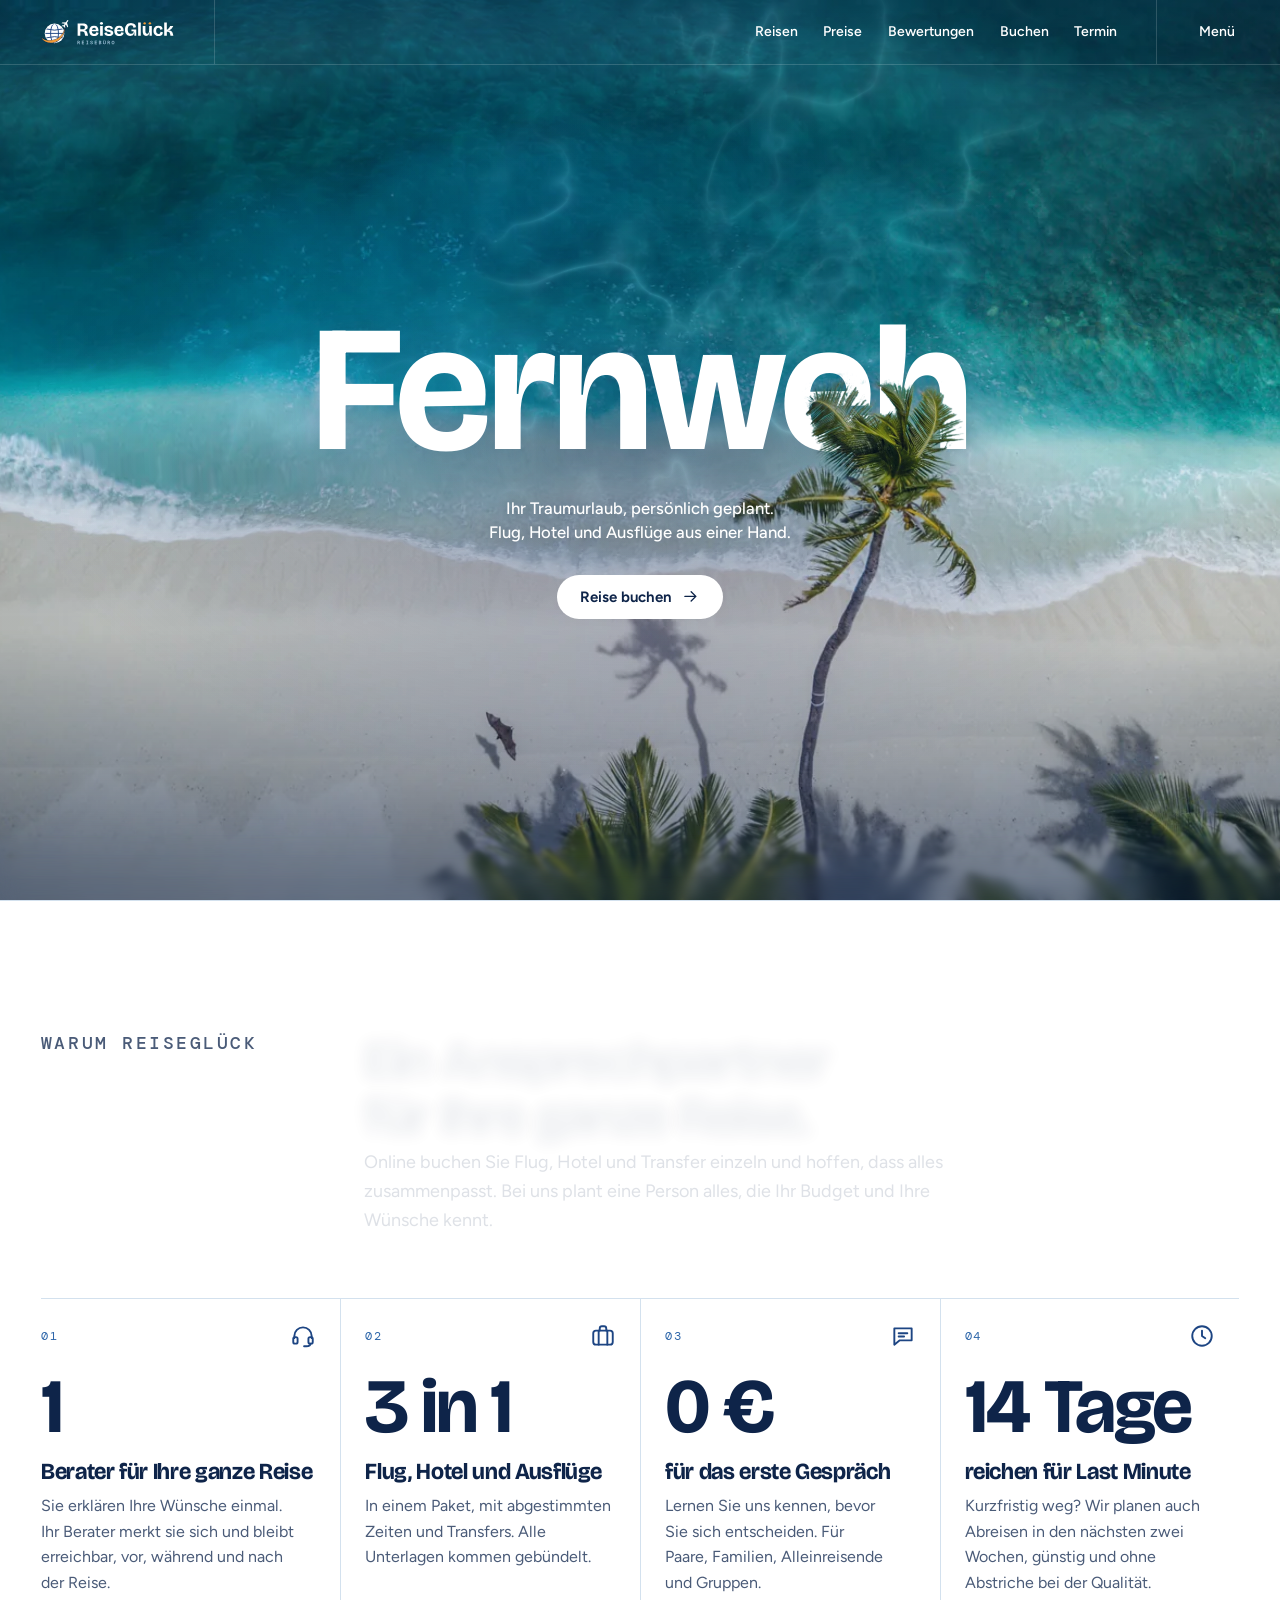
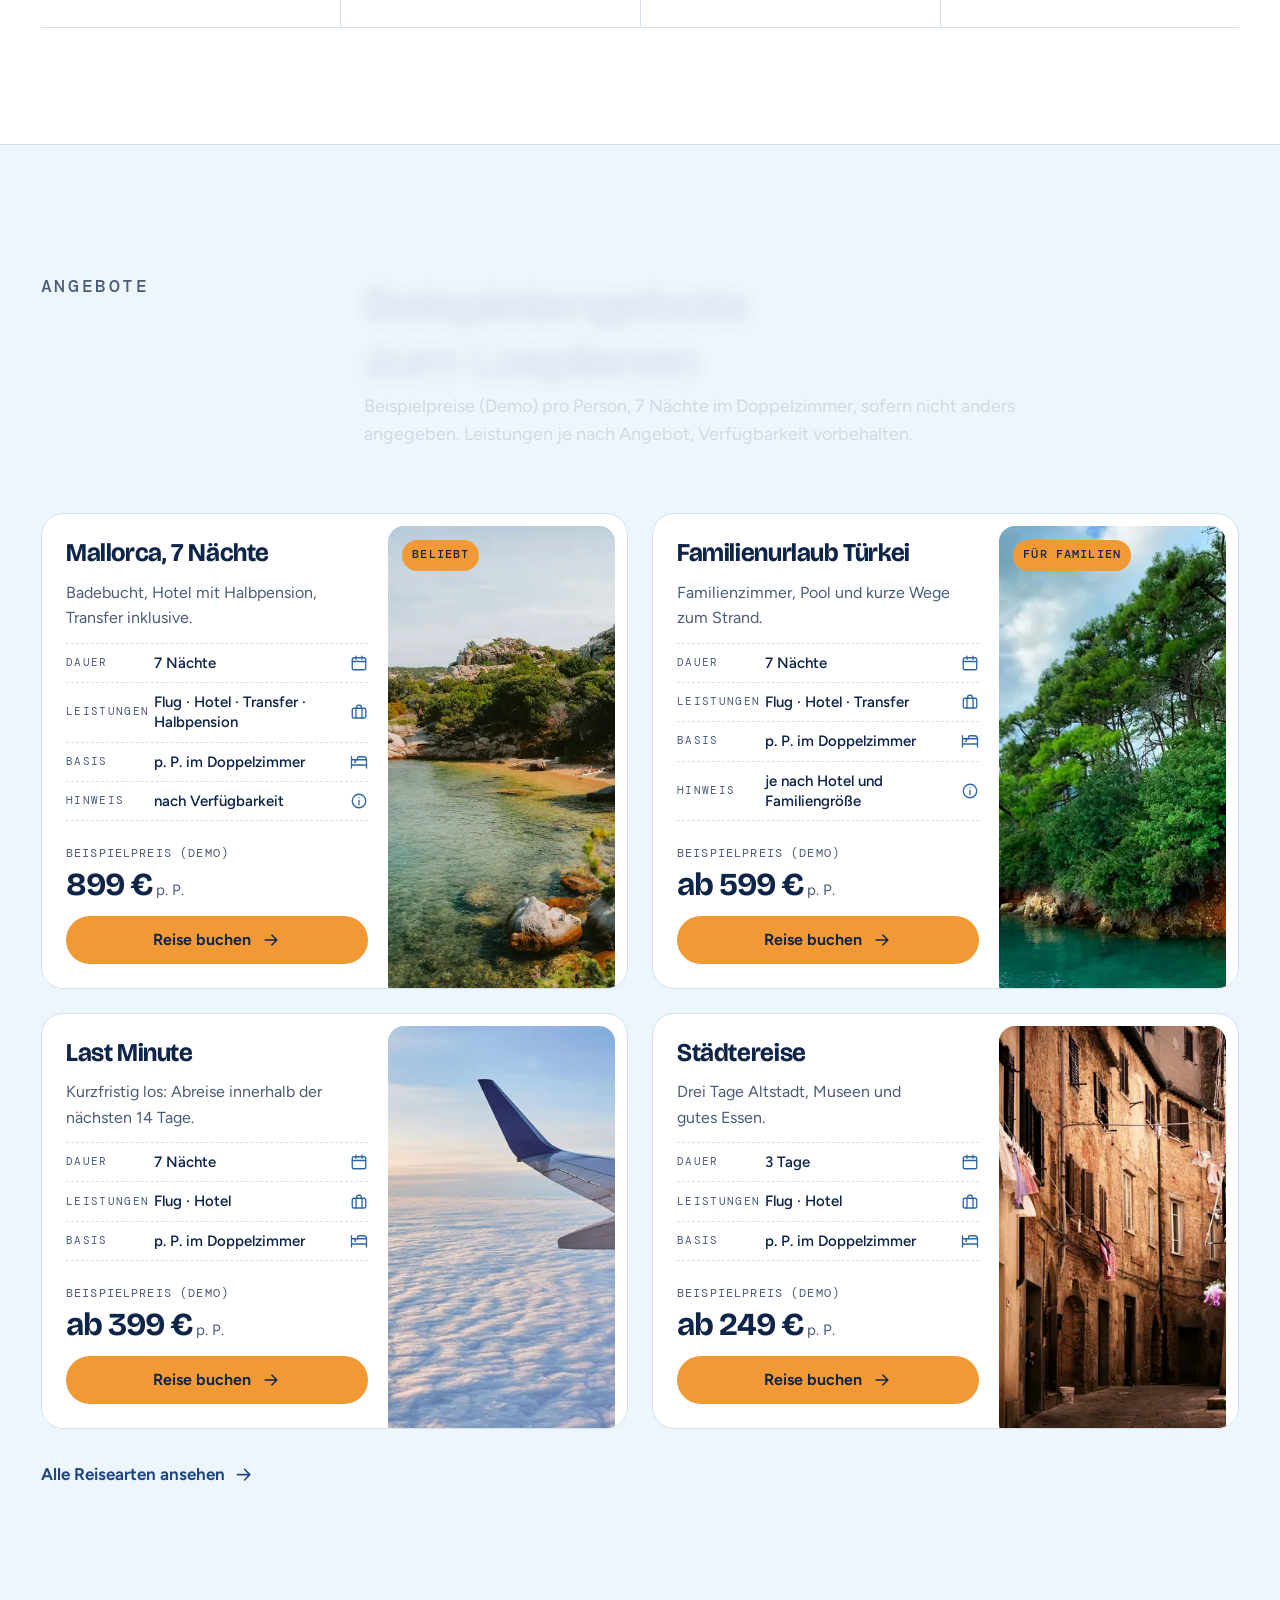
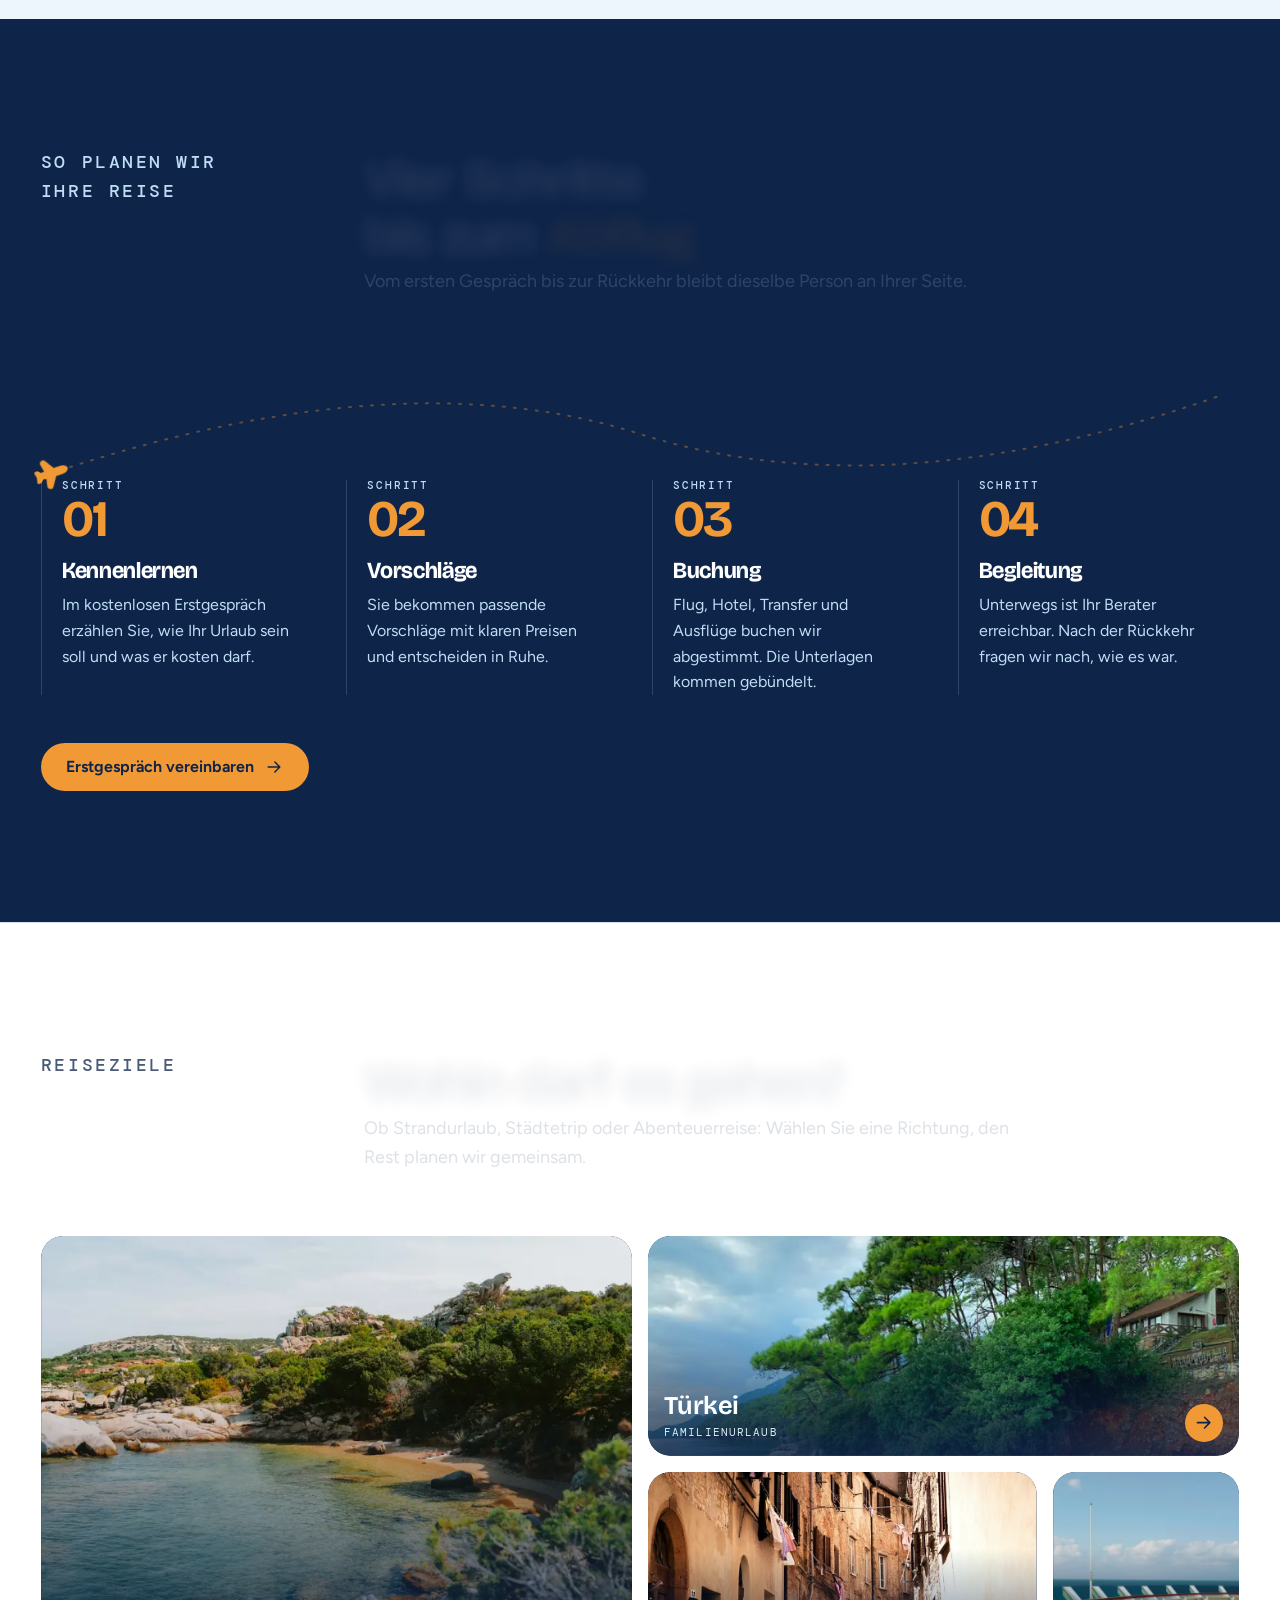
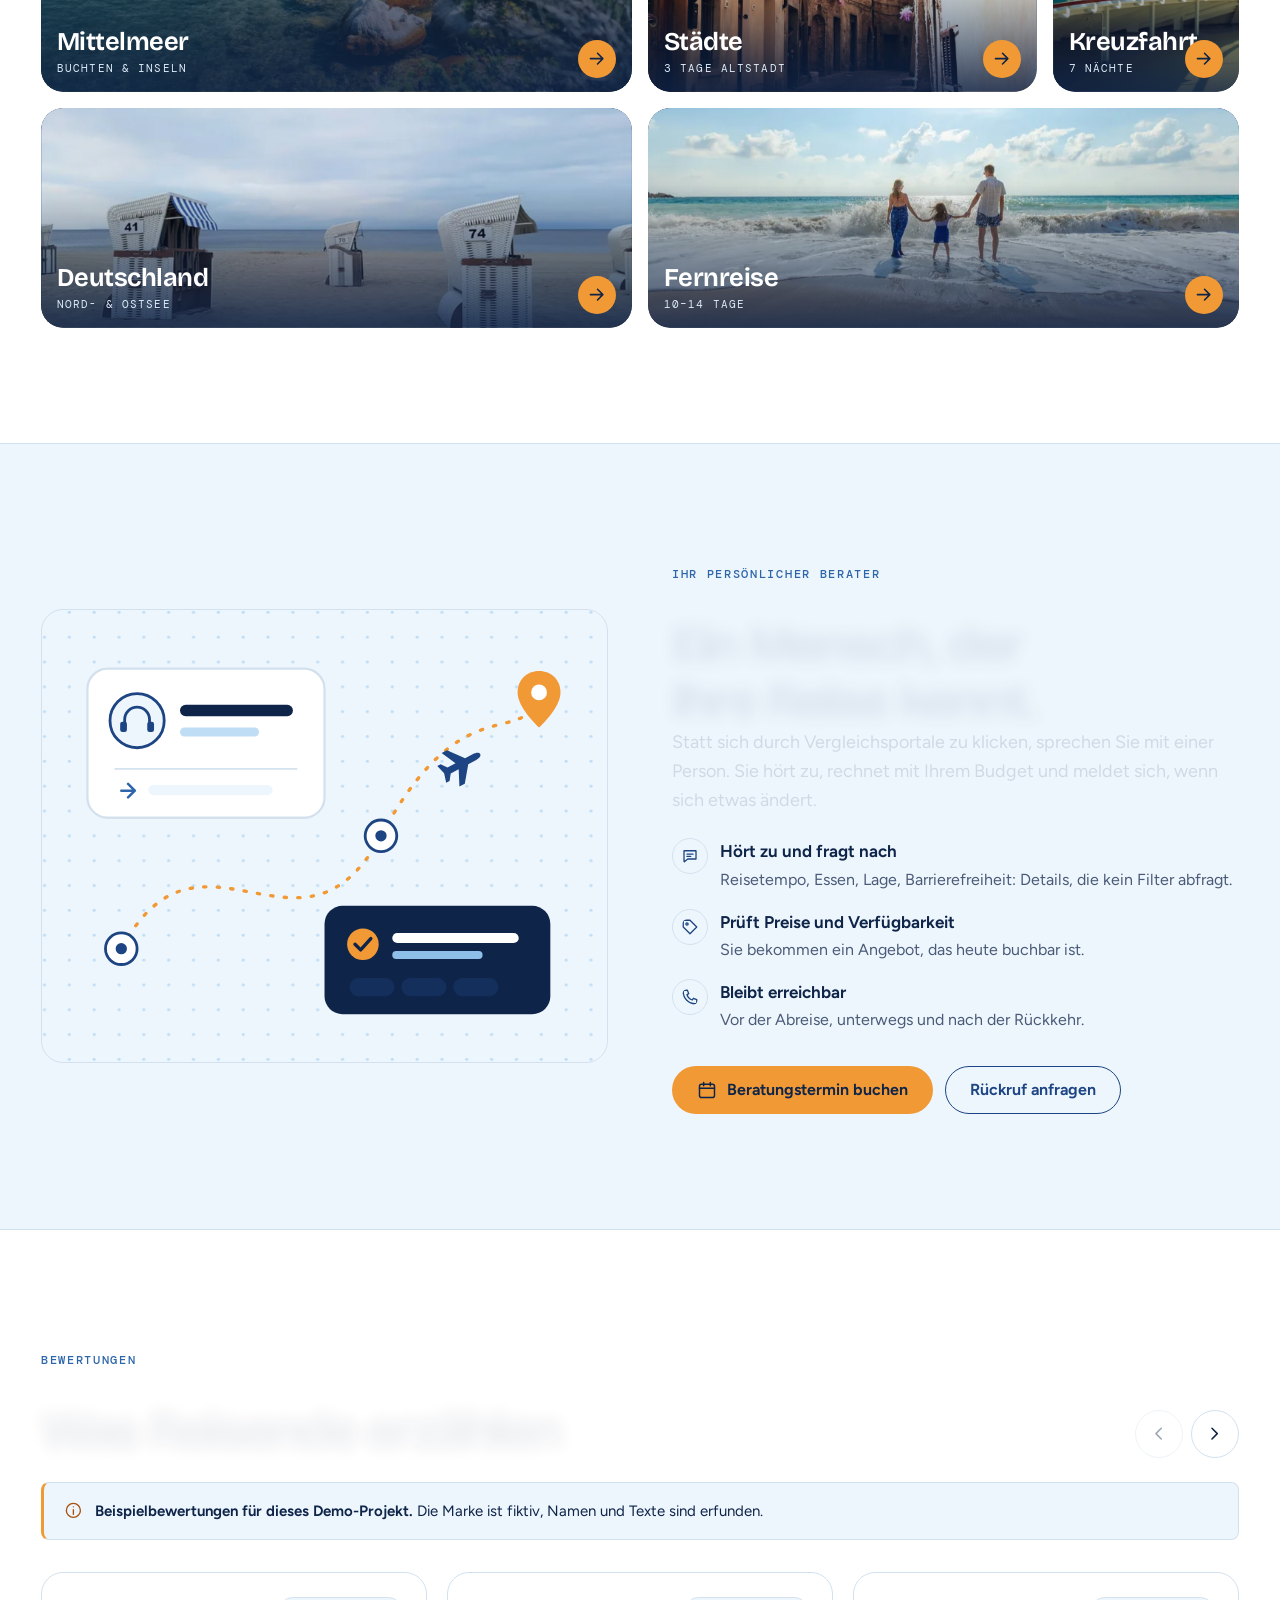
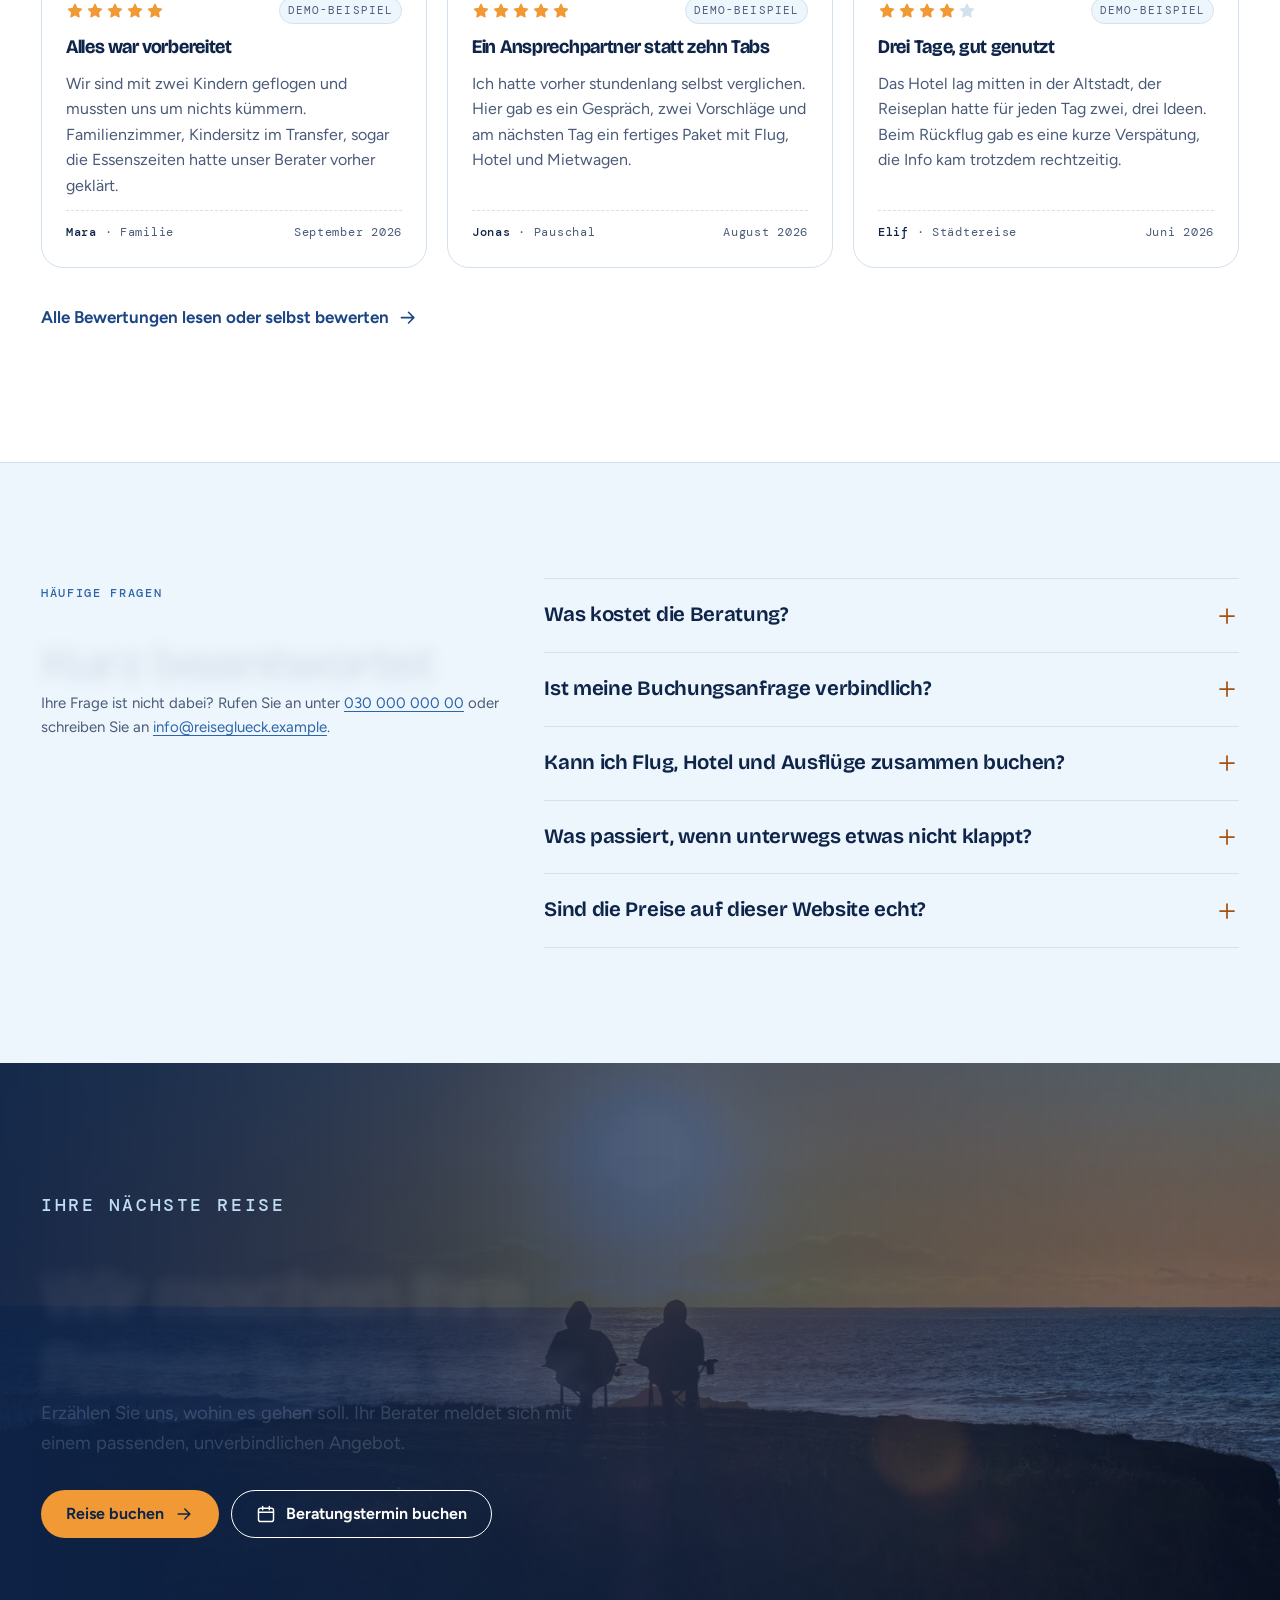
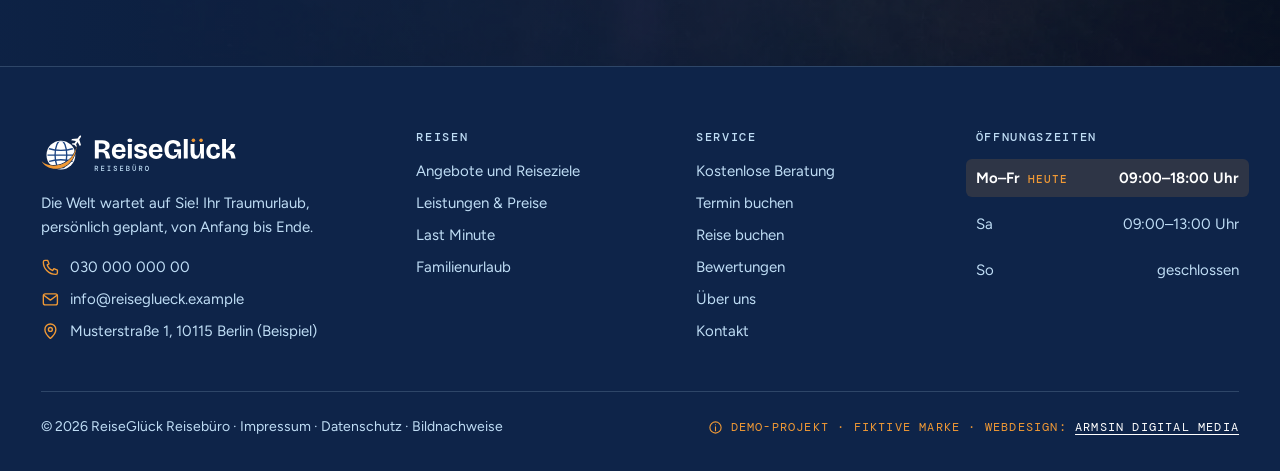
<file: index.html>
<!DOCTYPE html>
<html lang="de">
<head>
<meta charset="utf-8">
<meta name="viewport" content="width=device-width, initial-scale=1">
<title>ReiseGlück Reisebüro Berlin: Ihr Traumurlaub, persönlich geplant</title>
<meta name="description" content="Persönlich geplante Reisen aus Berlin: Pauschalreisen, Familienurlaub, Städtereisen und Kreuzfahrten mit einem festen Berater. Demo-Website eines fiktiven Reisebüros.">
<meta name="robots" content="noindex, nofollow">
<meta name="theme-color" content="#0E2449">
<meta property="og:type" content="website">
<meta property="og:locale" content="de_DE">
<meta property="og:site_name" content="ReiseGlück Reisebüro (Demo)">
<meta property="og:title" content="ReiseGlück Reisebüro Berlin: Ihr Traumurlaub, persönlich geplant">
<meta property="og:description" content="Persönlich geplante Reisen aus Berlin: Pauschalreisen, Familienurlaub, Städtereisen und Kreuzfahrten mit einem festen Berater. Demo-Website eines fiktiven Reisebüros.">
<link rel="icon" href="favicon.ico" sizes="any">
<link rel="icon" href="favicon.svg" type="image/svg+xml">
<link rel="apple-touch-icon" href="apple-touch-icon.png">
<link rel="preload" href="assets/fonts/bricolage-latin.woff2" as="font" type="font/woff2" crossorigin>
<link rel="preload" href="assets/fonts/figtree-latin.woff2" as="font" type="font/woff2" crossorigin>
<link rel="preload" as="image" href="assets/img/strand-palmen-1200.webp?v=2" imagesrcset="assets/img/strand-palmen-1200.webp?v=2 1200w, assets/img/strand-palmen-2400.webp?v=2 2400w, assets/img/strand-palmen-3840.webp?v=2 3840w" imagesizes="(max-aspect-ratio: 1449/1000) 145vh, 100vw" fetchpriority="high">
<link rel="stylesheet" href="assets/css/style.css?v=30">
<link rel="stylesheet" href="assets/css/loader.css?v=2">
<script>try{if(!matchMedia("(prefers-reduced-motion: reduce)").matches&&!sessionStorage.getItem("rg-intro")&&!location.hash)document.documentElement.className+=" intro intro-run"}catch(e){}</script>
<script type="application/ld+json">
{
  "@context": "https://schema.org",
  "@type": "TravelAgency",
  "name": "ReiseGlück Reisebüro",
  "slogan": "Die Welt wartet auf Sie!",
  "description": "Fiktives Reisebüro (Demo-Projekt): persönlich geplante Pauschalreisen, Familienurlaub, Städtereisen und Kreuzfahrten mit festem Berater.",
  "telephone": "+49 30 000 000 00",
  "email": "info@reiseglueck.example",
  "priceRange": "€€",
  "address": { "@type": "PostalAddress", "streetAddress": "Musterstraße 1", "postalCode": "10115", "addressLocality": "Berlin", "addressCountry": "DE" },
  "openingHoursSpecification": [
    { "@type": "OpeningHoursSpecification", "dayOfWeek": ["Monday","Tuesday","Wednesday","Thursday","Friday"], "opens": "09:00", "closes": "18:00" },
    { "@type": "OpeningHoursSpecification", "dayOfWeek": "Saturday", "opens": "09:00", "closes": "13:00" }
  ],
  "areaServed": "DE"
}
</script>
</head>
<body class="has-hero">
<div class="intro-loader" role="status" aria-label="Seite wird geladen">
  <span class="vh">Seite wird geladen</span>
  <div class="intro-water" data-water-title aria-hidden="true"><p class="intro-text" data-water-text>Fernweh</p></div>
  <p class="word" aria-hidden="true">ReiseGlück</p>
</div>
<a class="skip" href="#main">Zum Inhalt springen</a>
<header class="site-header">
  <div class="frame">
    <a class="brand" href="./" aria-label="ReiseGlück Reisebüro, zur Startseite">
      <img class="logo-dark" src="assets/logo/logo.svg" alt="" width="176" height="40">
      <img class="logo-white" src="assets/logo/logo-white.svg" alt="" width="176" height="40">
    </a>
    <nav class="nav-main" aria-label="Hauptnavigation">
        <a href="reisen">Reisen</a>
        <a href="preise">Preise</a>
        <a href="bewertungen">Bewertungen</a>
        <a href="buchen">Buchen</a>
        <a href="termin">Termin</a>
    </nav>
    <div class="header-actions">
      <button class="menu-btn" type="button" data-menu-open aria-expanded="false" aria-controls="drawer"><span class="menu-label">Menü</span></button>
    </div>
  </div>
</header>
<div class="drawer on-dark" id="drawer" hidden>
  <div class="drawer-backdrop" data-menu-close></div>
  <div class="drawer-panel" role="dialog" aria-modal="true" aria-label="Menü" data-lenis-prevent>
    <div class="drawer-top">
      <img src="assets/logo/logo-white.svg" alt="ReiseGlück Reisebüro" width="158" height="36">
      <button class="menu-btn" type="button" data-menu-close><svg class="i" aria-hidden="true"><use href="assets/icons.svg#close"/></svg><span class="menu-label">Schließen</span></button>
    </div>
    <nav aria-label="Alle Seiten">
      <ol>
          <li><a href="./" aria-current="page">Start</a></li>
          <li><a href="reisen">Reisen</a></li>
          <li><a href="preise">Leistungen & Preise</a></li>
          <li><a href="buchen">Reise buchen</a></li>
          <li><a href="bewertungen">Bewertungen</a></li>
          <li><a href="beratung">Beratung & Anfrage</a></li>
          <li><a href="termin">Termin buchen</a></li>
          <li><a href="ueber-uns">Über uns</a></li>
          <li><a href="kontakt">Kontakt</a></li>
      </ol>
    </nav>
    <div class="drawer-foot">
      <p><a class="btn btn-block" href="buchen">Reise buchen</a></p>
      <p>Lieber erst reden? <a href="termin">Beratungstermin buchen</a><br><a href="tel:+493000000000">030 000 000 00</a></p>
    </div>
  </div>
</div>
<main id="main">
<section class="hero" aria-labelledby="hero-title">
  <div class="hero-media">
    <img src="assets/img/strand-palmen-1200.webp?v=2" srcset="assets/img/strand-palmen-1200.webp?v=2 1200w, assets/img/strand-palmen-2400.webp?v=2 2400w, assets/img/strand-palmen-3840.webp?v=2 3840w" sizes="(max-aspect-ratio: 1449/1000) 145vh, 100vw" width="2400" height="1656" alt="Palmenstrand mit türkisem Meer, von oben fotografiert" fetchpriority="high" decoding="async">
  </div>
  <div class="frame hero-content">
    <div class="wave-title">
      <h1 id="hero-title">Fernweh</h1>
    </div>
    <p class="hero-lead" data-hero style="--d:9">Ihr Traumurlaub, persönlich geplant.<br> Flug, Hotel und Ausflüge aus einer Hand.</p>
    <div class="hero-ctas" data-hero style="--d:10">
      <a class="btn btn-white" href="buchen">Reise buchen <svg class="i i-arrow" aria-hidden="true"><use href="assets/icons.svg#arrow"/></svg></a>
    </div>
  </div>
  <div class="hero-palm" aria-hidden="true"><div class="hero-palm-media"><div class="hero-palm-zoom">
    <img src="assets/img/strand-palmen-1200.webp?v=2" srcset="assets/img/strand-palmen-1200.webp?v=2 1200w, assets/img/strand-palmen-2400.webp?v=2 2400w, assets/img/strand-palmen-3840.webp?v=2 3840w" sizes="(max-aspect-ratio: 1449/1000) 145vh, 100vw" width="2400" height="1656" alt="" decoding="async">
  </div></div></div>
</section>

<section class="section ruled" aria-labelledby="why-title">
  <div class="frame">
    <div class="sec-head split">
      <div>
        <p class="label">Warum ReiseGlück</p>
        <h2 id="why-title" data-reveal>Ein Ansprechpartner für Ihre ganze Reise.</h2>
      </div>
      <p data-reveal style="--d:1">Online buchen Sie Flug, Hotel und Transfer einzeln und hoffen, dass alles zusammenpasst. Bei uns plant eine Person alles, die Ihr Budget und Ihre Wünsche kennt.</p>
    </div>
    <ul class="stats">
      <li class="stat" data-reveal style="--d:0">
        <div class="stat-top"><span class="mono">01</span><svg class="i" aria-hidden="true"><use href="assets/icons.svg#headset"/></svg></div>
        <p class="stat-fig">1</p>
        <h3>Berater für Ihre ganze Reise</h3>
        <p>Sie erklären Ihre Wünsche einmal. Ihr Berater merkt sie sich und bleibt erreichbar, vor, während und nach der Reise.</p>
      </li>
      <li class="stat" data-reveal style="--d:1">
        <div class="stat-top"><span class="mono">02</span><svg class="i" aria-hidden="true"><use href="assets/icons.svg#suitcase"/></svg></div>
        <p class="stat-fig">3 in 1</p>
        <h3>Flug, Hotel und Ausflüge</h3>
        <p>In einem Paket, mit abgestimmten Zeiten und Transfers. Alle Unterlagen kommen gebündelt.</p>
      </li>
      <li class="stat" data-reveal style="--d:2">
        <div class="stat-top"><span class="mono">03</span><svg class="i" aria-hidden="true"><use href="assets/icons.svg#chat"/></svg></div>
        <p class="stat-fig">0 €</p>
        <h3>für das erste Gespräch</h3>
        <p>Lernen Sie uns kennen, bevor Sie sich entscheiden. Für Paare, Familien, Alleinreisende und Gruppen.</p>
      </li>
      <li class="stat" data-reveal style="--d:3">
        <div class="stat-top"><span class="mono">04</span><svg class="i" aria-hidden="true"><use href="assets/icons.svg#clock"/></svg></div>
        <p class="stat-fig">14 Tage</p>
        <h3>reichen für Last Minute</h3>
        <p>Kurzfristig weg? Wir planen auch Abreisen in den nächsten zwei Wochen, günstig und ohne Abstriche bei der Qualität.</p>
      </li>
    </ul>
  </div>
</section>

<section class="section ruled tint" aria-labelledby="offers-title">
  <div class="frame">
    <div class="sec-head split">
      <div>
        <p class="label">Angebote</p>
        <h2 id="offers-title" data-reveal>Beispielangebote zum Losplanen</h2>
      </div>
      <p data-reveal style="--d:1">Beispielpreise (Demo) pro Person, 7 Nächte im Doppelzimmer, sofern nicht anders angegeben. Leistungen je nach Angebot, Verfügbarkeit vorbehalten.</p>
    </div>
    <div class="cards featured" data-cards="mallorca, tuerkei-familie, lastminute, staedtereise"></div>
    <noscript><p class="note">Die Angebote werden mit JavaScript geladen. Alle Preise finden Sie auch unter <a href="preise">Leistungen &amp; Preise</a>.</p></noscript>
    <p class="mt-8"><a class="link-arrow" href="reisen">Alle Reisearten ansehen <svg class="i" aria-hidden="true"><use href="assets/icons.svg#arrow"/></svg></a></p>
  </div>
</section>

<section class="section ruled on-dark" aria-labelledby="process-title">
  <div class="frame">
    <div class="sec-head split">
      <div>
        <p class="label">So planen wir Ihre Reise</p>
        <h2 id="process-title" data-reveal>Vier Schritte bis zum <span class="k">Abflug</span></h2>
      </div>
      <p data-reveal style="--d:1">Vom ersten Gespräch bis zur Rückkehr bleibt dieselbe Person an Ihrer Seite.</p>
    </div>
    <div class="process" data-route>
      <svg class="route-svg" aria-hidden="true" focusable="false" preserveAspectRatio="none"><path class="route-base" d=""/><path class="route-draw" d=""/></svg>
      <svg class="route-plane i i-fill" aria-hidden="true" focusable="false"><use href="assets/icons.svg#plane"/></svg>
      <ol class="steps">
        <li class="step" data-reveal style="--d:0"><span class="step-no"><small>Schritt</small>01</span><h3>Kennenlernen</h3><p>Im kostenlosen Erstgespräch erzählen Sie, wie Ihr Urlaub sein soll und was er kosten darf.</p></li>
        <li class="step" data-reveal style="--d:1"><span class="step-no"><small>Schritt</small>02</span><h3>Vorschläge</h3><p>Sie bekommen passende Vorschläge mit klaren Preisen und entscheiden in Ruhe.</p></li>
        <li class="step" data-reveal style="--d:2"><span class="step-no"><small>Schritt</small>03</span><h3>Buchung</h3><p>Flug, Hotel, Transfer und Ausflüge buchen wir abgestimmt. Die Unterlagen kommen gebündelt.</p></li>
        <li class="step" data-reveal style="--d:3"><span class="step-no"><small>Schritt</small>04</span><h3>Begleitung</h3><p>Unterwegs ist Ihr Berater erreichbar. Nach der Rückkehr fragen wir nach, wie es war.</p></li>
      </ol>
    </div>
    <p class="mt-12"><a class="btn" href="termin">Erstgespräch vereinbaren <svg class="i i-arrow" aria-hidden="true"><use href="assets/icons.svg#arrow"/></svg></a></p>
  </div>
</section>

<section class="section ruled" aria-labelledby="dest-title">
  <div class="frame">
    <div class="sec-head split">
      <div>
        <p class="label">Reiseziele</p>
        <h2 id="dest-title" data-reveal>Wohin darf es gehen?</h2>
      </div>
      <p data-reveal style="--d:1">Ob Strandurlaub, Städtetrip oder Abenteuerreise: Wählen Sie eine Richtung, den Rest planen wir gemeinsam.</p>
    </div>
    <div class="dest-grid">
      <a class="dest" href="reise?id=mallorca" data-reveal style="--d:0"><img src="assets/img/bucht-mittelmeer-1200.webp" width="1200" height="800" alt="" loading="lazy" decoding="async"><span class="dest-text"><span><strong>Mittelmeer</strong><small>Buchten &amp; Inseln</small></span><span class="dest-go" aria-hidden="true"><svg class="i"><use href="assets/icons.svg#arrow"/></svg></span></span></a>
      <a class="dest" href="reise?id=tuerkei-familie" data-reveal style="--d:1"><img src="assets/img/kueste-tuerkei-800.webp" width="800" height="659" alt="" loading="lazy" decoding="async"><span class="dest-text"><span><strong>Türkei</strong><small>Familienurlaub</small></span><span class="dest-go" aria-hidden="true"><svg class="i"><use href="assets/icons.svg#arrow"/></svg></span></span></a>
      <a class="dest" href="reise?id=staedtereise" data-reveal style="--d:2"><img src="assets/img/altstadt-gasse-800.webp" width="800" height="533" alt="" loading="lazy" decoding="async"><span class="dest-text"><span><strong>Städte</strong><small>3 Tage Altstadt</small></span><span class="dest-go" aria-hidden="true"><svg class="i"><use href="assets/icons.svg#arrow"/></svg></span></span></a>
      <a class="dest" href="reise?id=kreuzfahrt" data-reveal style="--d:3"><img src="assets/img/kreuzfahrt-deck-800.webp" width="800" height="642" alt="" loading="lazy" decoding="async"><span class="dest-text"><span><strong>Kreuzfahrt</strong><small>7 Nächte</small></span><span class="dest-go" aria-hidden="true"><svg class="i"><use href="assets/icons.svg#arrow"/></svg></span></span></a>
      <a class="dest" href="reise?id=deutschland" data-reveal style="--d:4"><img src="assets/img/strandkoerbe-800.webp" width="800" height="450" alt="" loading="lazy" decoding="async"><span class="dest-text"><span><strong>Deutschland</strong><small>Nord- &amp; Ostsee</small></span><span class="dest-go" aria-hidden="true"><svg class="i"><use href="assets/icons.svg#arrow"/></svg></span></span></a>
      <a class="dest" href="reise?id=fernreise" data-reveal style="--d:5"><img src="assets/img/familie-strand-800.webp" width="800" height="533" alt="" loading="lazy" decoding="async"><span class="dest-text"><span><strong>Fernreise</strong><small>10–14 Tage</small></span><span class="dest-go" aria-hidden="true"><svg class="i"><use href="assets/icons.svg#arrow"/></svg></span></span></a>
    </div>
  </div>
</section>

<section class="section ruled tint" aria-labelledby="consult-title">
  <div class="frame consult">
    <div class="consult-art" data-reveal>
      <svg viewBox="0 0 500 400" role="img" aria-labelledby="consult-art-t">
        <title id="consult-art-t">Illustration: Ihr persönlicher Berater plant eine Route mit Flug, Hotel und Ausflug</title>
        <defs><pattern id="dots" width="22" height="22" patternUnits="userSpaceOnUse"><circle cx="2" cy="2" r="1.4" fill="#BFDDF5"/></pattern></defs>
        <rect width="500" height="400" fill="url(#dots)"/>
        <path d="M70 300 C 140 170, 230 330, 300 200 S 420 120, 440 80" fill="none" stroke="#F09935" stroke-width="3" stroke-dasharray="2 10" stroke-linecap="round"/>
        <g transform="translate(70 300)"><circle r="14" fill="#fff" stroke="#1D4583" stroke-width="2.5"/><circle r="5" fill="#1D4583"/></g>
        <g transform="translate(300 200)"><circle r="14" fill="#fff" stroke="#1D4583" stroke-width="2.5"/><circle r="5" fill="#1D4583"/></g>
        <g transform="translate(440 80)"><path d="M0 -26c-11 0-19 8-19 19 0 14 19 31 19 31s19-17 19-31c0-11-8-19-19-19z" fill="#F09935"/><circle cy="-7" r="7" fill="#fff"/></g>
        <g transform="translate(372 136) rotate(-28)"><path d="M18 0C18-2 15.2-3 12-3H4.4L-6.4-16.8H-11.8L-5.2-3H-13.2L-17.2-8.4H-20.6L-18.2 0-20.6 8.4H-17.2L-13.2 3H-5.2L-11.8 16.8H-6.4L4.4 3H12C15.2 3 18 2 18 0Z" fill="#1D4583"/></g>
        <g transform="translate(40 52)">
          <rect width="210" height="132" rx="18" fill="#fff" stroke="#D3E1EE" stroke-width="2"/>
          <circle cx="44" cy="46" r="24" fill="#EEF6FD" stroke="#1D4583" stroke-width="2.5"/>
          <path d="M33 50v-5a11 11 0 0 1 22 0v5" fill="none" stroke="#1D4583" stroke-width="2.5" stroke-linecap="round"/>
          <rect x="29" y="47" width="6" height="9" rx="2" fill="#1D4583"/><rect x="53" y="47" width="6" height="9" rx="2" fill="#1D4583"/>
          <rect x="82" y="32" width="100" height="10" rx="5" fill="#0E2449"/>
          <rect x="82" y="52" width="70" height="8" rx="4" fill="#BFDDF5"/>
          <rect x="24" y="88" width="162" height="1.5" fill="#D3E1EE"/>
          <g fill="none" stroke="#2C65A9" stroke-width="2.2" stroke-linecap="round" stroke-linejoin="round">
            <path d="M30 108h10M36 102l6 6-6 6"/>
          </g>
          <rect x="54" y="103" width="110" height="9" rx="4.5" fill="#EEF6FD"/>
        </g>
        <g transform="translate(250 262)">
          <rect width="200" height="96" rx="16" fill="#0E2449"/>
          <circle cx="34" cy="34" r="14" fill="#F09935"/><path d="m27 34 5 5 9-10" fill="none" stroke="#0E2449" stroke-width="3" stroke-linecap="round" stroke-linejoin="round"/>
          <rect x="60" y="24" width="112" height="9" rx="4.5" fill="#fff"/>
          <rect x="60" y="40" width="80" height="7" rx="3.5" fill="#8EBFE8"/>
          <rect x="22" y="64" width="40" height="16" rx="8" fill="#142F5C"/><rect x="68" y="64" width="40" height="16" rx="8" fill="#142F5C"/><rect x="114" y="64" width="40" height="16" rx="8" fill="#142F5C"/>
        </g>
      </svg>
    </div>
    <div>
      <p class="label">Ihr persönlicher Berater</p>
      <h2 id="consult-title" data-reveal>Ein Mensch, der Ihre Reise kennt.</h2>
      <p class="lead" data-reveal style="--d:1">Statt sich durch Vergleichsportale zu klicken, sprechen Sie mit einer Person. Sie hört zu, rechnet mit Ihrem Budget und meldet sich, wenn sich etwas ändert.</p>
      <ul class="consult-list">
        <li data-reveal style="--d:1"><svg class="i" aria-hidden="true"><use href="assets/icons.svg#chat"/></svg><div><strong>Hört zu und fragt nach</strong><span>Reisetempo, Essen, Lage, Barrierefreiheit: Details, die kein Filter abfragt.</span></div></li>
        <li data-reveal style="--d:2"><svg class="i" aria-hidden="true"><use href="assets/icons.svg#tag"/></svg><div><strong>Prüft Preise und Verfügbarkeit</strong><span>Sie bekommen ein Angebot, das heute buchbar ist.</span></div></li>
        <li data-reveal style="--d:3"><svg class="i" aria-hidden="true"><use href="assets/icons.svg#phone"/></svg><div><strong>Bleibt erreichbar</strong><span>Vor der Abreise, unterwegs und nach der Rückkehr.</span></div></li>
      </ul>
      <div class="hero-ctas"><a class="btn" href="termin"><svg class="i" aria-hidden="true"><use href="assets/icons.svg#calendar"/></svg>Beratungstermin buchen</a><a class="btn btn-ghost" href="beratung">Rückruf anfragen</a></div>
    </div>
  </div>
</section>

<section class="section ruled" aria-labelledby="rv-title">
  <div class="frame">
    <div class="carousel" data-carousel>
      <div class="carousel-head">
        <div>
          <p class="label">Bewertungen</p>
          <h2 id="rv-title" data-reveal>Was Reisende erzählen</h2>
        </div>
        <div class="carousel-nav">
          <button class="icon-btn" type="button" data-prev aria-label="Vorherige Bewertungen" aria-controls="rv-highlights"><svg class="i" aria-hidden="true"><use href="assets/icons.svg#chev-l"/></svg></button>
          <button class="icon-btn" type="button" data-next aria-label="Nächste Bewertungen" aria-controls="rv-highlights"><svg class="i" aria-hidden="true"><use href="assets/icons.svg#chev-r"/></svg></button>
        </div>
      </div>
      <div class="demo-note"><svg class="i" aria-hidden="true"><use href="assets/icons.svg#info"/></svg><p><strong>Beispielbewertungen für dieses Demo-Projekt.</strong> Die Marke ist fiktiv, Namen und Texte sind erfunden.</p></div>
      <div class="carousel-track" id="rv-highlights" role="region" aria-label="Hervorgehobene Bewertungen" tabindex="0" data-review-highlights></div>
    </div>
    <p class="mt-8"><a class="link-arrow" href="bewertungen">Alle Bewertungen lesen oder selbst bewerten <svg class="i" aria-hidden="true"><use href="assets/icons.svg#arrow"/></svg></a></p>
  </div>
</section>

<section class="section ruled tint" aria-labelledby="faq-title">
  <div class="frame faq-wrap">
    <div>
      <p class="label">Häufige Fragen</p>
      <h2 id="faq-title" data-reveal>Kurz beantwortet</h2>
      <p class="note">Ihre Frage ist nicht dabei? Rufen Sie an unter <a href="tel:+493000000000">030 000 000 00</a> oder schreiben Sie an <a href="mailto:info@reiseglueck.example">info@reiseglueck.example</a>.</p>
    </div>
    <div class="faq">
      <details><summary>Was kostet die Beratung?<svg class="i" aria-hidden="true"><use href="assets/icons.svg#plus"/></svg></summary><div class="faq-a"><p>Das erste Gespräch ist kostenlos und unverbindlich. Einen festen Termin bei Lena oder Jonas buchen Sie direkt im <a href="termin">Terminkalender</a>. Für weitere Services wie eine individuelle Reiseplanung gibt es feste Pauschalen, die Sie unter <a href="preise">Leistungen &amp; Preise</a> finden.</p></div></details>
      <details><summary>Ist meine Buchungsanfrage verbindlich?<svg class="i" aria-hidden="true"><use href="assets/icons.svg#plus"/></svg></summary><div class="faq-a"><p>Nein. Sie senden eine unverbindliche Anfrage. Ihr Berater prüft Verfügbarkeit und Preis und schickt Ihnen ein Angebot. Gebucht wird erst, wenn Sie dieses Angebot bestätigen.</p></div></details>
      <details><summary>Kann ich Flug, Hotel und Ausflüge zusammen buchen?<svg class="i" aria-hidden="true"><use href="assets/icons.svg#plus"/></svg></summary><div class="faq-a"><p>Ja. Wir stellen Flug, Hotel, Transfer und Aktivitäten als Paket zusammen. Einzelne Bausteine wie nur einen Flug oder nur ein Hotel buchen wir ebenfalls.</p></div></details>
      <details><summary>Was passiert, wenn unterwegs etwas nicht klappt?<svg class="i" aria-hidden="true"><use href="assets/icons.svg#plus"/></svg></summary><div class="faq-a"><p>Sie rufen Ihren Berater an. Er kennt Ihre Buchung und kümmert sich um Umbuchung, Transfer oder Hotelwechsel.</p></div></details>
      <details><summary>Sind die Preise auf dieser Website echt?<svg class="i" aria-hidden="true"><use href="assets/icons.svg#plus"/></svg></summary><div class="faq-a"><p>Nein. Dies ist ein Demo-Projekt mit einer fiktiven Marke. Alle Preise sind Beispielpreise, und Anfragen werden nicht gesendet.</p></div></details>
    </div>
  </div>
</section>

<section class="cta-band on-dark" aria-labelledby="cta-title">
  <img src="assets/img/paar-sonnenuntergang-1600.webp" srcset="assets/img/paar-sonnenuntergang-800.webp 800w, assets/img/paar-sonnenuntergang-1600.webp 1600w" sizes="100vw" width="1600" height="1067" alt="" loading="lazy" decoding="async">
  <div class="frame">
    <p class="label">Ihre nächste Reise</p>
    <h2 id="cta-title" data-reveal>Wir machen Ihre Reiseträume wahr.</h2>
    <p data-reveal style="--d:1">Erzählen Sie uns, wohin es gehen soll. Ihr Berater meldet sich mit einem passenden, unverbindlichen Angebot.</p>
    <div class="hero-ctas" data-reveal style="--d:2">
      <a class="btn" href="buchen">Reise buchen <svg class="i i-arrow" aria-hidden="true"><use href="assets/icons.svg#arrow"/></svg></a>
      <a class="btn btn-ghost" href="termin"><svg class="i" aria-hidden="true"><use href="assets/icons.svg#calendar"/></svg>Beratungstermin buchen</a>
    </div>
  </div>
</section>
</main>
<footer class="site-footer on-dark">
  <div class="frame">
    <div class="foot-grid">
      <div class="foot-brand">
        <img src="assets/logo/logo-white.svg" alt="ReiseGlück Reisebüro" width="194" height="44" loading="lazy">
        <p>Die Welt wartet auf Sie! Ihr Traumurlaub, persönlich geplant, von Anfang bis Ende.</p>
        <ul class="contact-lines">
          <li><svg class="i" aria-hidden="true"><use href="assets/icons.svg#phone"/></svg><a href="tel:+493000000000">030 000 000 00</a></li>
          <li><svg class="i" aria-hidden="true"><use href="assets/icons.svg#mail"/></svg><a href="mailto:info@reiseglueck.example">info@reiseglueck.example</a></li>
          <li><svg class="i" aria-hidden="true"><use href="assets/icons.svg#pin"/></svg><span>Musterstraße 1, 10115 Berlin (Beispiel)</span></li>
        </ul>
      </div>
      <div>
        <h2>Reisen</h2>
        <ul>
          <li><a href="reisen">Angebote und Reiseziele</a></li>
          <li><a href="preise">Leistungen &amp; Preise</a></li>
          <li><a href="buchen?item=lastminute">Last Minute</a></li>
          <li><a href="buchen?item=familie">Familienurlaub</a></li>
        </ul>
      </div>
      <div>
        <h2>Service</h2>
        <ul>
          <li><a href="beratung">Kostenlose Beratung</a></li>
          <li><a href="termin">Termin buchen</a></li>
          <li><a href="buchen">Reise buchen</a></li>
          <li><a href="bewertungen">Bewertungen</a></li>
          <li><a href="ueber-uns">Über uns</a></li>
          <li><a href="kontakt">Kontakt</a></li>
        </ul>
      </div>
      <div>
        <h2>Öffnungszeiten</h2>
        <ul class="hours">
  <li data-day="1,2,3,4,5"><span class="day">Mo–Fr</span><span>09:00–18:00 Uhr</span></li>
  <li data-day="6"><span class="day">Sa</span><span>09:00–13:00 Uhr</span></li>
  <li data-day="0"><span class="day">So</span><span>geschlossen</span></li>
</ul>
      </div>
    </div>
    <div class="foot-bottom">
      <span>© <span data-year>2026</span> ReiseGlück Reisebüro · <a href="impressum">Impressum</a> · <a href="datenschutz">Datenschutz</a> · <a href="bildnachweise">Bildnachweise</a></span>
      <span class="demo-flag"><svg class="i" aria-hidden="true"><use href="assets/icons.svg#info"/></svg><span>Demo-Projekt · fiktive Marke · Webdesign: <a href="https://armsin.de/">Armsin Digital Media</a></span></span>
    </div>
  </div>
</footer>
<script src="assets/js/vendor/lenis.min.js?v=23" defer></script>
<script src="data/offers.js?v=23" defer></script>
<script src="data/reviews.js?v=23" defer></script>
<script src="assets/js/site.js?v=25" defer></script>
<script src="assets/js/reviews.js?v=23" defer></script>
<script src="assets/js/water-title.js?v=31" defer></script>
<script src="assets/js/loader.js?v=2" defer></script>
<script src="assets/js/hero-water.js?v=5" defer></script>
<script src="assets/js/hero-palm.js?v=1" defer></script>
<script src="assets/js/motion.js?v=24" defer></script>
</body>
</html>
</file>
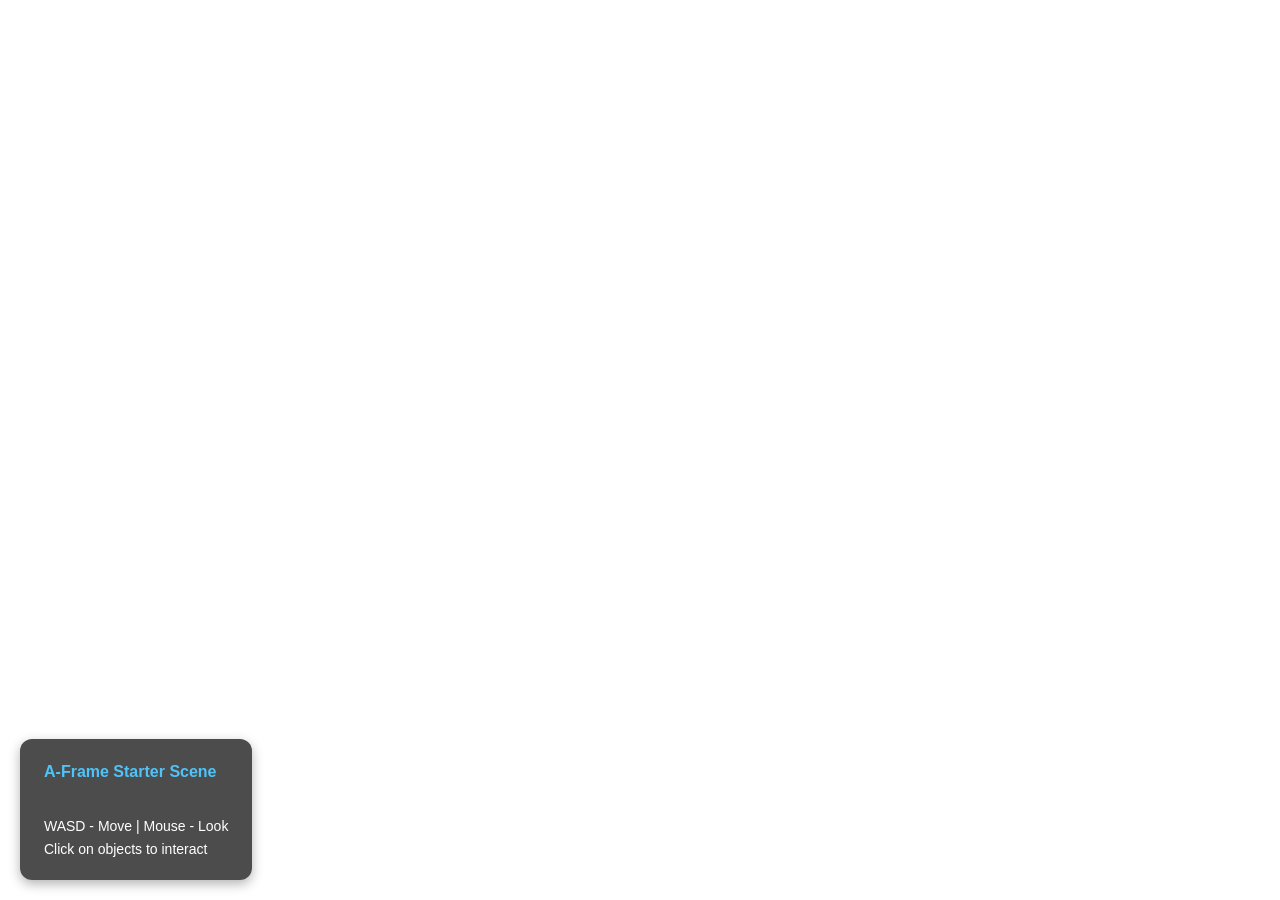
<file: .claude/skills/aframe-webxr/assets/starter_aframe/index.html>
<!DOCTYPE html>
<html>
  <head>
    <meta charset="utf-8">
    <title>A-Frame Starter Scene</title>
    <meta name="description" content="A-Frame VR/AR Starter Template">
    <meta name="viewport" content="width=device-width, initial-scale=1">
    <script src="https://aframe.io/releases/1.7.1/aframe.min.js"></script>
    <link rel="stylesheet" href="style.css">
  </head>
  <body>
    <a-scene>
      <!-- Assets -->
      <a-assets>
        <audio id="click-sound" src="https://cdn.aframe.io/360-image-gallery-boilerplate/audio/click.ogg"></audio>
      </a-assets>

      <!-- Environment -->
      <a-sky color="#87CEEB"></a-sky>
      <a-plane
        rotation="-90 0 0"
        width="20"
        height="20"
        color="#7BC8A4"
        shadow="receive: true">
      </a-plane>

      <!-- Lighting -->
      <a-entity light="type: ambient; color: #BBB; intensity: 0.6"></a-entity>
      <a-entity
        light="type: directional; color: #FFF; intensity: 0.5; castShadow: true"
        position="5 10 5">
      </a-entity>

      <!-- Interactive Objects -->
      <a-box
        id="box1"
        class="interactive"
        position="-1 0.5 -3"
        rotation="0 45 0"
        color="#4CC3D9"
        shadow="cast: true"
        animation="property: rotation; to: 0 405 0; loop: true; dur: 10000; easing: linear"
        event-set__mouseenter="scale: 1.2 1.2 1.2"
        event-set__mouseleave="scale: 1 1 1"
        sound="on: click; src: #click-sound">
      </a-box>

      <a-sphere
        id="sphere1"
        class="interactive"
        position="0 1.25 -5"
        radius="0.5"
        color="#EF2D5E"
        shadow="cast: true"
        animation__position="property: position; to: 0 2 -5; dir: alternate; loop: true; dur: 2000; easing: easeInOutQuad"
        event-set__click="color: orange"
        sound="on: click; src: #click-sound">
      </a-sphere>

      <a-cylinder
        id="cylinder1"
        class="interactive"
        position="1 0.75 -3"
        radius="0.3"
        height="1.5"
        color="#FFC65D"
        shadow="cast: true"
        event-set__mouseenter="color: yellow"
        event-set__mouseleave="color: #FFC65D"
        sound="on: click; src: #click-sound">
      </a-cylinder>

      <!-- Camera -->
      <a-camera position="0 1.6 0" look-controls wasd-controls>
        <a-cursor
          raycaster="objects: .interactive"
          fuse="false">
        </a-cursor>
      </a-camera>
    </a-scene>

    <!-- Info Panel -->
    <div id="info">
      <strong>A-Frame Starter Scene</strong><br>
      WASD - Move | Mouse - Look<br>
      Click on objects to interact
    </div>

    <script src="main.js"></script>
  </body>
</html>
</file>
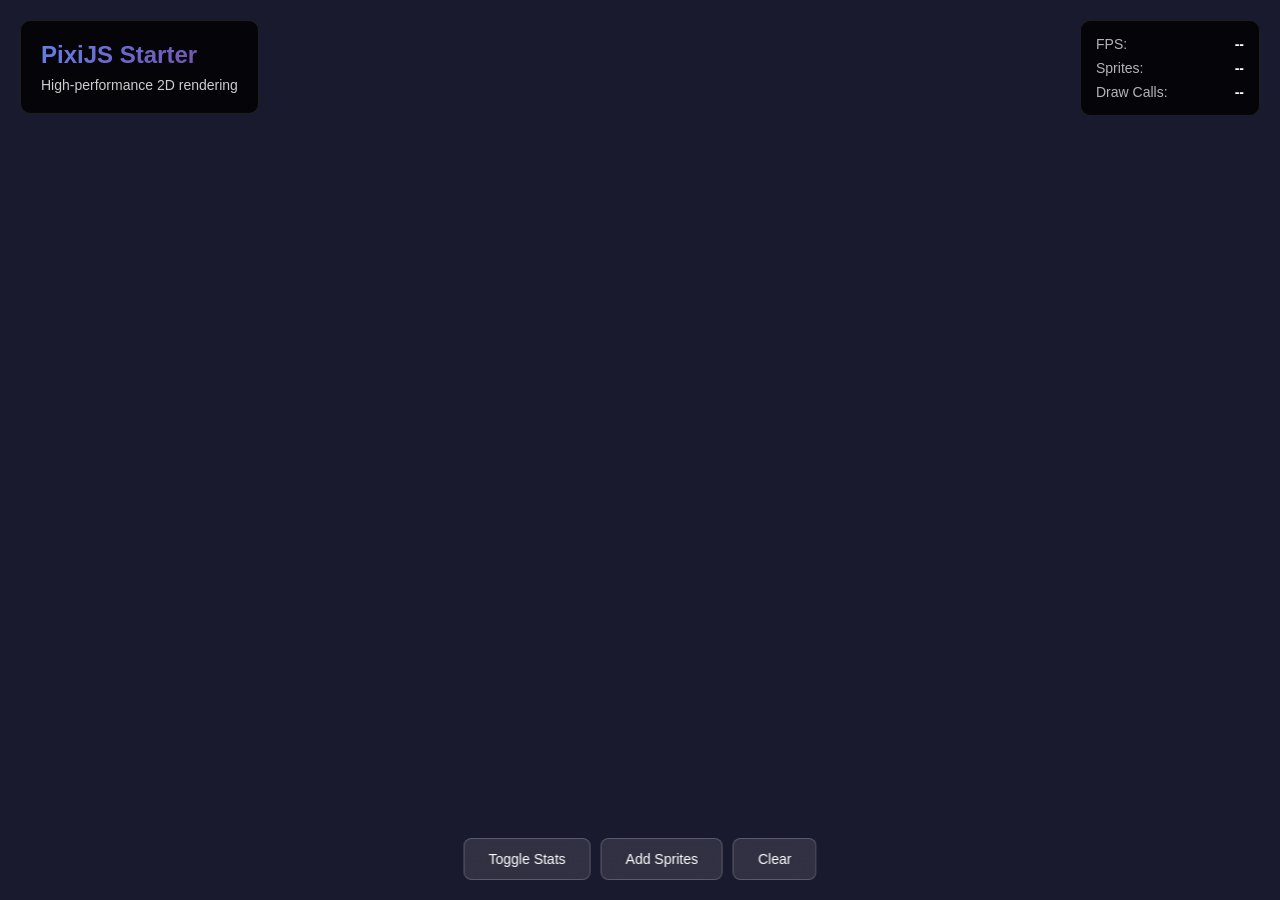
<file: .claude/skills/pixijs-2d/assets/starter_pixijs/index.html>
<!DOCTYPE html>
<html lang="en">
<head>
    <meta charset="UTF-8">
    <meta name="viewport" content="width=device-width, initial-scale=1.0">
    <title>PixiJS Starter</title>
    <link rel="stylesheet" href="styles.css">
</head>
<body>
    <!-- UI Overlay -->
    <div id="ui-overlay">
        <div id="info-panel">
            <h1>PixiJS Starter</h1>
            <p>High-performance 2D rendering</p>
        </div>

        <div id="stats-panel">
            <div class="stat">
                <span class="label">FPS:</span>
                <span id="fps">--</span>
            </div>
            <div class="stat">
                <span class="label">Sprites:</span>
                <span id="sprite-count">--</span>
            </div>
            <div class="stat">
                <span class="label">Draw Calls:</span>
                <span id="draw-calls">--</span>
            </div>
        </div>

        <div id="controls-panel">
            <button id="toggle-stats">Toggle Stats</button>
            <button id="add-sprites">Add Sprites</button>
            <button id="clear-sprites">Clear</button>
        </div>
    </div>

    <!-- PixiJS CDN -->
    <script src="https://pixijs.download/release/pixi.js"></script>
    <script src="main.js"></script>
</body>
</html>
</file>
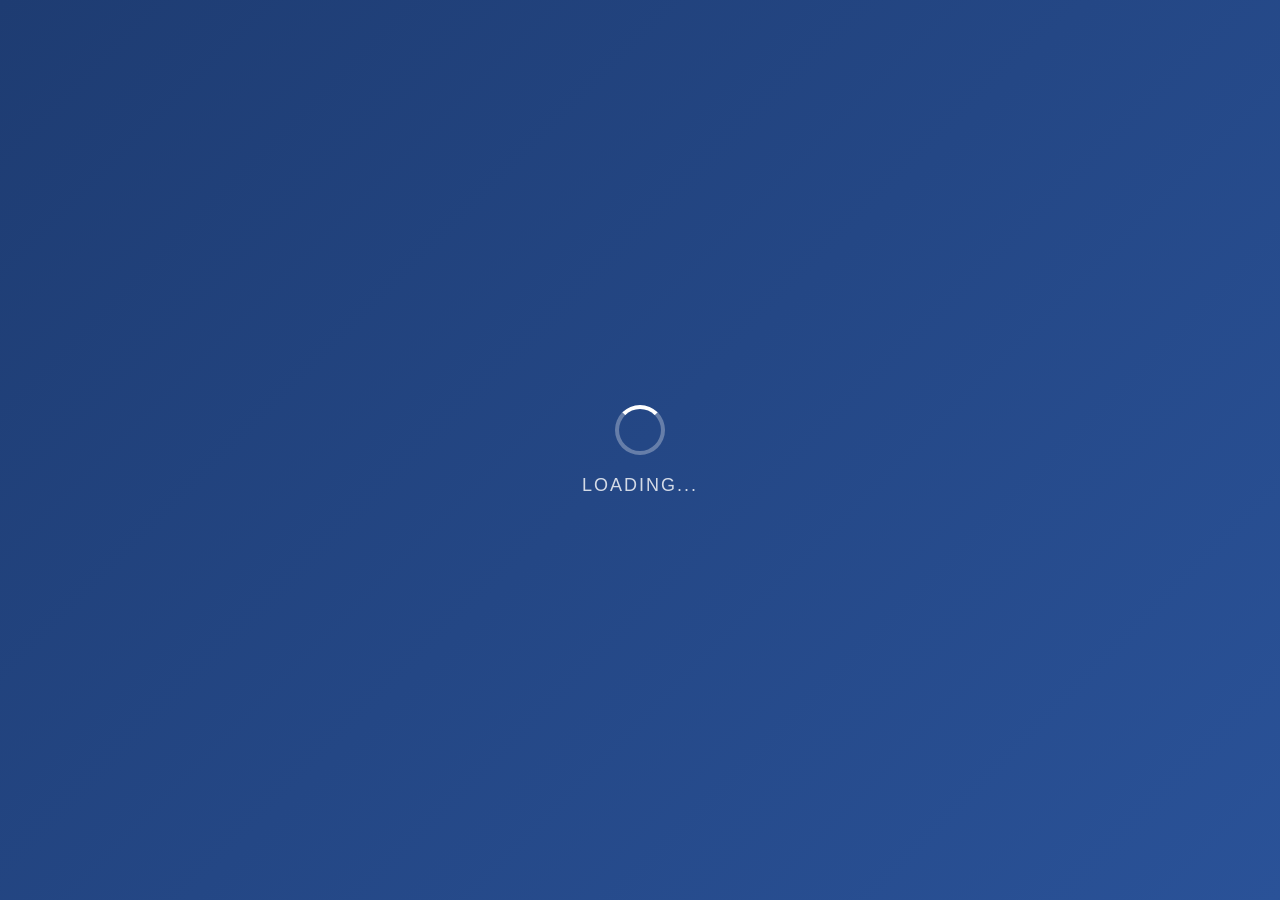
<file: .claude/skills/playcanvas-engine/assets/starter_playcanvas/index.html>
<!DOCTYPE html>
<html lang="en">
<head>
    <meta charset="UTF-8">
    <meta name="viewport" content="width=device-width, initial-scale=1.0, maximum-scale=1.0, user-scalable=no">
    <title>PlayCanvas Starter Project</title>
    <link rel="stylesheet" href="styles.css">

    <!-- PlayCanvas Engine -->
    <script src="https://code.playcanvas.com/playcanvas-stable.min.js"></script>
</head>
<body>
    <!-- Canvas Container -->
    <div id="app">
        <canvas id="application-canvas"></canvas>

        <!-- Loading Screen -->
        <div id="loading-screen">
            <div class="spinner"></div>
            <p>Loading...</p>
        </div>

        <!-- UI Overlay -->
        <div id="ui-overlay">
            <div id="info-panel">
                <h1>PlayCanvas Starter</h1>
                <p>Use mouse to rotate camera • Scroll to zoom</p>
            </div>

            <div id="stats-panel">
                <div class="stat">
                    <span class="label">FPS:</span>
                    <span id="fps">--</span>
                </div>
                <div class="stat">
                    <span class="label">Draw Calls:</span>
                    <span id="draw-calls">--</span>
                </div>
                <div class="stat">
                    <span class="label">Triangles:</span>
                    <span id="triangles">--</span>
                </div>
            </div>

            <div id="controls-panel">
                <button id="toggle-stats">Toggle Stats</button>
                <button id="toggle-wireframe">Wireframe</button>
                <button id="reset-camera">Reset Camera</button>
            </div>
        </div>
    </div>

    <!-- Application Scripts -->
    <script src="scripts/input-manager.js"></script>
    <script src="scripts/camera-controller.js"></script>
    <script src="scripts/app.js"></script>

    <script>
        // Initialize application when DOM is ready
        window.addEventListener('DOMContentLoaded', () => {
            initApp();
        });
    </script>
</body>
</html>
</file>
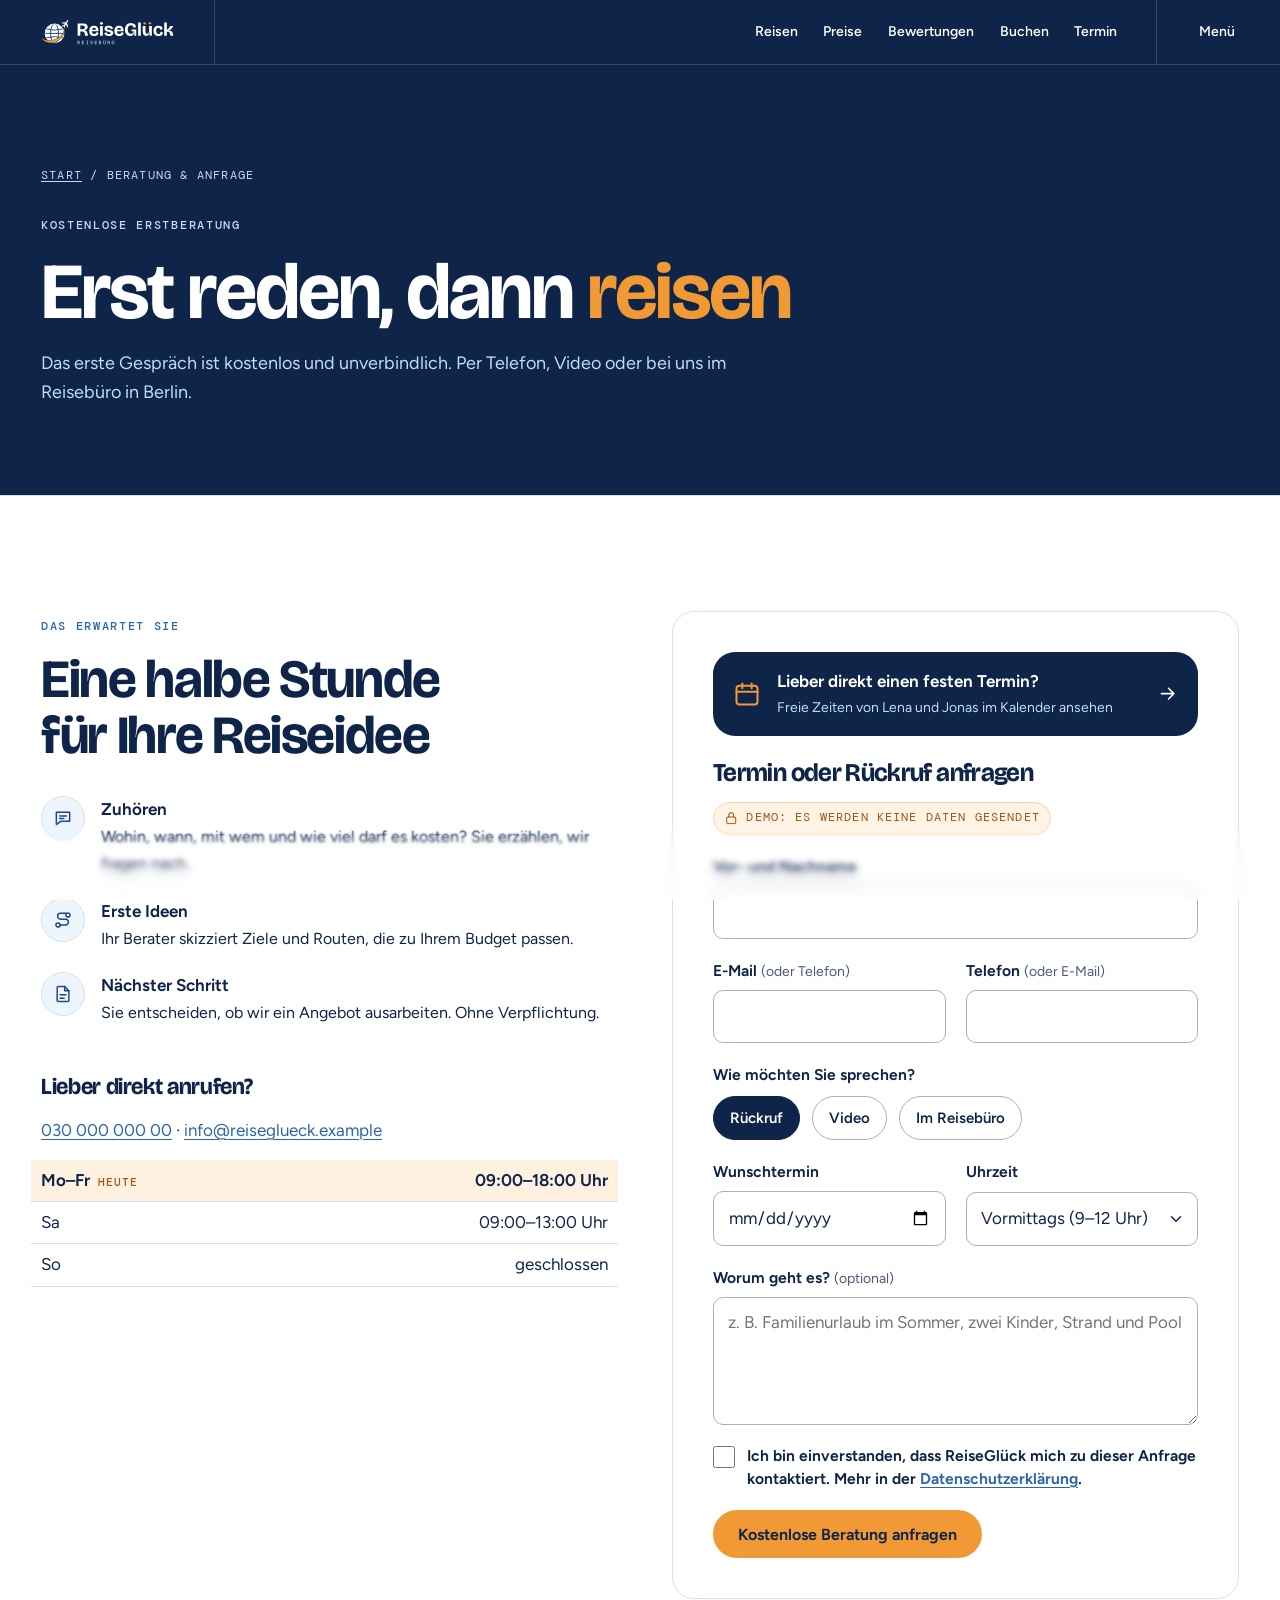
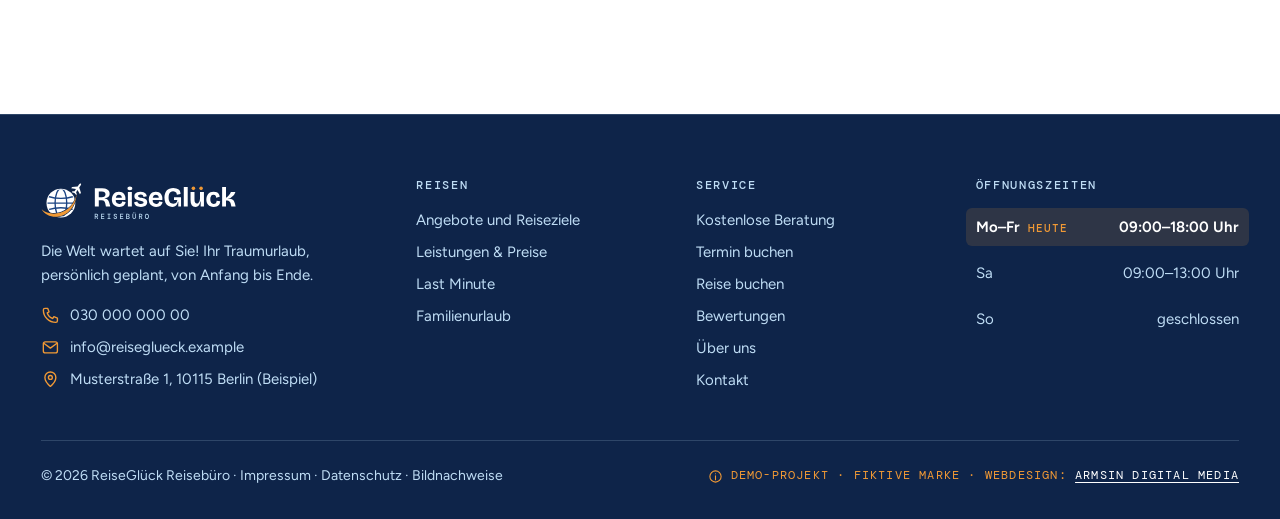
<file: beratung.html>
<!DOCTYPE html>
<html lang="de">
<head>
<meta charset="utf-8">
<meta name="viewport" content="width=device-width, initial-scale=1">
<title>Kostenlose Beratung und Anfrage | ReiseGlück Reisebüro</title>
<meta name="description" content="Erstes Beratungsgespräch kostenlos: per Telefon, Video oder im Reisebüro in Berlin. Termin oder Rückruf anfragen.">
<meta name="robots" content="noindex, nofollow">
<meta name="theme-color" content="#0E2449">
<meta property="og:type" content="website">
<meta property="og:locale" content="de_DE">
<meta property="og:site_name" content="ReiseGlück Reisebüro (Demo)">
<meta property="og:title" content="Kostenlose Beratung und Anfrage | ReiseGlück Reisebüro">
<meta property="og:description" content="Erstes Beratungsgespräch kostenlos: per Telefon, Video oder im Reisebüro in Berlin. Termin oder Rückruf anfragen.">
<link rel="icon" href="favicon.ico" sizes="any">
<link rel="icon" href="favicon.svg" type="image/svg+xml">
<link rel="apple-touch-icon" href="apple-touch-icon.png">
<link rel="preload" href="assets/fonts/bricolage-latin.woff2" as="font" type="font/woff2" crossorigin>
<link rel="preload" href="assets/fonts/figtree-latin.woff2" as="font" type="font/woff2" crossorigin>
<link rel="stylesheet" href="assets/css/style.css?v=25">
</head>
<body>
<a class="skip" href="#main">Zum Inhalt springen</a>
<header class="site-header">
  <div class="frame">
    <a class="brand" href="./" aria-label="ReiseGlück Reisebüro, zur Startseite">
      <img class="logo-dark" src="assets/logo/logo.svg" alt="" width="176" height="40">
      <img class="logo-white" src="assets/logo/logo-white.svg" alt="" width="176" height="40">
    </a>
    <nav class="nav-main" aria-label="Hauptnavigation">
        <a href="reisen">Reisen</a>
        <a href="preise">Preise</a>
        <a href="bewertungen">Bewertungen</a>
        <a href="buchen">Buchen</a>
        <a href="termin">Termin</a>
    </nav>
    <div class="header-actions">
      <button class="menu-btn" type="button" data-menu-open aria-expanded="false" aria-controls="drawer"><span class="menu-label">Menü</span></button>
    </div>
  </div>
</header>
<div class="drawer on-dark" id="drawer" hidden>
  <div class="drawer-backdrop" data-menu-close></div>
  <div class="drawer-panel" role="dialog" aria-modal="true" aria-label="Menü" data-lenis-prevent>
    <div class="drawer-top">
      <img src="assets/logo/logo-white.svg" alt="ReiseGlück Reisebüro" width="158" height="36">
      <button class="menu-btn" type="button" data-menu-close><svg class="i" aria-hidden="true"><use href="assets/icons.svg#close"/></svg><span class="menu-label">Schließen</span></button>
    </div>
    <nav aria-label="Alle Seiten">
      <ol>
          <li><a href="./">Start</a></li>
          <li><a href="reisen">Reisen</a></li>
          <li><a href="preise">Leistungen & Preise</a></li>
          <li><a href="buchen">Reise buchen</a></li>
          <li><a href="bewertungen">Bewertungen</a></li>
          <li><a href="beratung" aria-current="page">Beratung & Anfrage</a></li>
          <li><a href="termin">Termin buchen</a></li>
          <li><a href="ueber-uns">Über uns</a></li>
          <li><a href="kontakt">Kontakt</a></li>
      </ol>
    </nav>
    <div class="drawer-foot">
      <p><a class="btn btn-block" href="buchen">Reise buchen</a></p>
      <p>Lieber erst reden? <a href="termin">Beratungstermin buchen</a><br><a href="tel:+493000000000">030 000 000 00</a></p>
    </div>
  </div>
</div>
<main id="main">
<section class="page-hero" aria-labelledby="page-title">
  <div class="frame">
    <p class="crumbs"><a href="./">Start</a> / Beratung &amp; Anfrage</p>
    <p class="label">Kostenlose Erstberatung</p>
    <h1 id="page-title">Erst reden, dann <span class="k">reisen</span></h1>
    <p class="lead">Das erste Gespräch ist kostenlos und unverbindlich. Per Telefon, Video oder bei uns im Reisebüro in Berlin.</p>
  </div>
</section>

<section class="section ruled" aria-labelledby="what-title">
  <div class="frame two-col">
    <div>
      <p class="label">Das erwartet Sie</p>
      <h2 id="what-title">Eine halbe Stunde für Ihre Reiseidee</h2>
      <ul class="info-list mt-8">
        <li><svg class="i" aria-hidden="true"><use href="assets/icons.svg#chat"/></svg><div><strong>Zuhören</strong><span>Wohin, wann, mit wem und wie viel darf es kosten? Sie erzählen, wir fragen nach.</span></div></li>
        <li><svg class="i" aria-hidden="true"><use href="assets/icons.svg#route"/></svg><div><strong>Erste Ideen</strong><span>Ihr Berater skizziert Ziele und Routen, die zu Ihrem Budget passen.</span></div></li>
        <li><svg class="i" aria-hidden="true"><use href="assets/icons.svg#doc"/></svg><div><strong>Nächster Schritt</strong><span>Sie entscheiden, ob wir ein Angebot ausarbeiten. Ohne Verpflichtung.</span></div></li>
      </ul>
      <div class="mt-12">
        <h3>Lieber direkt anrufen?</h3>
        <p><a href="tel:+493000000000">030 000 000 00</a> · <a href="mailto:info@reiseglueck.example">info@reiseglueck.example</a></p>
        <ul class="hours hours-light">
  <li data-day="1,2,3,4,5"><span class="day">Mo–Fr</span><span>09:00–18:00 Uhr</span></li>
  <li data-day="6"><span class="day">Sa</span><span>09:00–13:00 Uhr</span></li>
  <li data-day="0"><span class="day">So</span><span>geschlossen</span></li>
</ul>
      </div>
    </div>
    <div>
      <div class="success-box" id="consult-done" hidden role="status">
        <h2 style="font-size:1.6rem">Danke, Ihre Anfrage ist vorbereitet.</h2>
        <p>In der echten Version meldet sich Ihr persönlicher Berater zum gewünschten Termin.</p>
        <p><strong>Demo: Es werden keine Daten gesendet.</strong></p>
        <button class="btn btn-ghost" type="button" data-reset-form="consult-form">Neue Anfrage</button>
      </div>
      <form class="form-card" id="consult-form" data-demo-form data-done="consult-done" novalidate aria-labelledby="form-title">
        <a class="cal-promo" href="termin"><svg class="i" aria-hidden="true"><use href="assets/icons.svg#calendar"/></svg><span><strong>Lieber direkt einen festen Termin?</strong><small>Freie Zeiten von Lena und Jonas im Kalender ansehen</small></span><svg class="i i-arrow" aria-hidden="true"><use href="assets/icons.svg#arrow"/></svg></a>
        <h2 id="form-title" style="font-size:1.6rem">Termin oder Rückruf anfragen</h2>
        <p class="demo-badge" style="margin-bottom:20px"><svg class="i" aria-hidden="true"><use href="assets/icons.svg#lock"/></svg>Demo: Es werden keine Daten gesendet</p>
        <div class="err-summary" tabindex="-1" hidden role="alert"><h2></h2><ul></ul></div>
        <div class="field">
          <label for="c-name">Vor- und Nachname</label>
          <input class="input" id="c-name" type="text" autocomplete="name" maxlength="80" data-rule="required" data-msg="Bitte geben Sie Ihren Namen ein." aria-describedby="c-name-err">
          <p class="err" id="c-name-err"></p>
        </div>
        <div class="row-2">
          <div class="field">
            <label for="c-email">E-Mail <span class="opt">(oder Telefon)</span></label>
            <input class="input" id="c-email" type="email" autocomplete="email" maxlength="120" data-rule="contact" data-pair="c-tel" data-msg="Bitte geben Sie eine E-Mail-Adresse oder eine Telefonnummer an." aria-describedby="c-email-err">
            <p class="err" id="c-email-err"></p>
          </div>
          <div class="field">
            <label for="c-tel">Telefon <span class="opt">(oder E-Mail)</span></label>
            <input class="input" id="c-tel" type="tel" autocomplete="tel" maxlength="25" data-rule="phone-opt" aria-describedby="c-tel-err">
            <p class="err" id="c-tel-err"></p>
          </div>
        </div>
        <fieldset class="field">
          <legend class="flabel">Wie möchten Sie sprechen?</legend>
          <div class="radios-inline">
            <label class="pill-radio"><input type="radio" name="c-art" value="Rückruf" checked><span>Rückruf</span></label>
            <label class="pill-radio"><input type="radio" name="c-art" value="Video"><span>Video</span></label>
            <label class="pill-radio"><input type="radio" name="c-art" value="Im Reisebüro"><span>Im Reisebüro</span></label>
          </div>
        </fieldset>
        <div class="row-2">
          <div class="field">
            <label for="c-date">Wunschtermin</label>
            <input class="input" id="c-date" type="date" data-rule="date-future" data-msg="Bitte wählen Sie einen Wunschtermin." aria-describedby="c-date-err">
            <p class="err" id="c-date-err"></p>
          </div>
          <div class="field">
            <label for="c-time">Uhrzeit</label>
            <select class="input" id="c-time">
              <option>Vormittags (9–12 Uhr)</option>
              <option>Nachmittags (12–16 Uhr)</option>
              <option>Abends (16–18 Uhr)</option>
            </select>
          </div>
        </div>
        <div class="field">
          <label for="c-topic">Worum geht es? <span class="opt">(optional)</span></label>
          <textarea class="input" id="c-topic" rows="4" maxlength="1000" placeholder="z. B. Familienurlaub im Sommer, zwei Kinder, Strand und Pool"></textarea>
        </div>
        <div class="field">
          <label class="check" for="c-consent"><input type="checkbox" id="c-consent" data-rule="consent" data-msg="Bitte stimmen Sie zu, damit wir Sie kontaktieren dürfen." aria-describedby="c-consent-err"><span>Ich bin einverstanden, dass ReiseGlück mich zu dieser Anfrage kontaktiert. Mehr in der <a href="datenschutz">Datenschutzerklärung</a>.</span></label>
          <p class="err" id="c-consent-err"></p>
        </div>
        <button class="btn" type="submit">Kostenlose Beratung anfragen</button>
      </form>
    </div>
  </div>
</section>
</main>
<footer class="site-footer on-dark">
  <div class="frame">
    <div class="foot-grid">
      <div class="foot-brand">
        <img src="assets/logo/logo-white.svg" alt="ReiseGlück Reisebüro" width="194" height="44" loading="lazy">
        <p>Die Welt wartet auf Sie! Ihr Traumurlaub, persönlich geplant, von Anfang bis Ende.</p>
        <ul class="contact-lines">
          <li><svg class="i" aria-hidden="true"><use href="assets/icons.svg#phone"/></svg><a href="tel:+493000000000">030 000 000 00</a></li>
          <li><svg class="i" aria-hidden="true"><use href="assets/icons.svg#mail"/></svg><a href="mailto:info@reiseglueck.example">info@reiseglueck.example</a></li>
          <li><svg class="i" aria-hidden="true"><use href="assets/icons.svg#pin"/></svg><span>Musterstraße 1, 10115 Berlin (Beispiel)</span></li>
        </ul>
      </div>
      <div>
        <h2>Reisen</h2>
        <ul>
          <li><a href="reisen">Angebote und Reiseziele</a></li>
          <li><a href="preise">Leistungen &amp; Preise</a></li>
          <li><a href="buchen?item=lastminute">Last Minute</a></li>
          <li><a href="buchen?item=familie">Familienurlaub</a></li>
        </ul>
      </div>
      <div>
        <h2>Service</h2>
        <ul>
          <li><a href="beratung">Kostenlose Beratung</a></li>
          <li><a href="termin">Termin buchen</a></li>
          <li><a href="buchen">Reise buchen</a></li>
          <li><a href="bewertungen">Bewertungen</a></li>
          <li><a href="ueber-uns">Über uns</a></li>
          <li><a href="kontakt">Kontakt</a></li>
        </ul>
      </div>
      <div>
        <h2>Öffnungszeiten</h2>
        <ul class="hours">
  <li data-day="1,2,3,4,5"><span class="day">Mo–Fr</span><span>09:00–18:00 Uhr</span></li>
  <li data-day="6"><span class="day">Sa</span><span>09:00–13:00 Uhr</span></li>
  <li data-day="0"><span class="day">So</span><span>geschlossen</span></li>
</ul>
      </div>
    </div>
    <div class="foot-bottom">
      <span>© <span data-year>2026</span> ReiseGlück Reisebüro · <a href="impressum">Impressum</a> · <a href="datenschutz">Datenschutz</a> · <a href="bildnachweise">Bildnachweise</a></span>
      <span class="demo-flag"><svg class="i" aria-hidden="true"><use href="assets/icons.svg#info"/></svg><span>Demo-Projekt · fiktive Marke · Webdesign: <a href="https://armsin.de/">Armsin Digital Media</a></span></span>
    </div>
  </div>
</footer>
<script src="assets/js/vendor/lenis.min.js?v=23" defer></script>
<script src="data/offers.js?v=23" defer></script>
<script src="data/reviews.js?v=23" defer></script>
<script src="assets/js/site.js?v=25" defer></script>
<script src="assets/js/motion.js?v=23" defer></script>
</body>
</html>
</file>
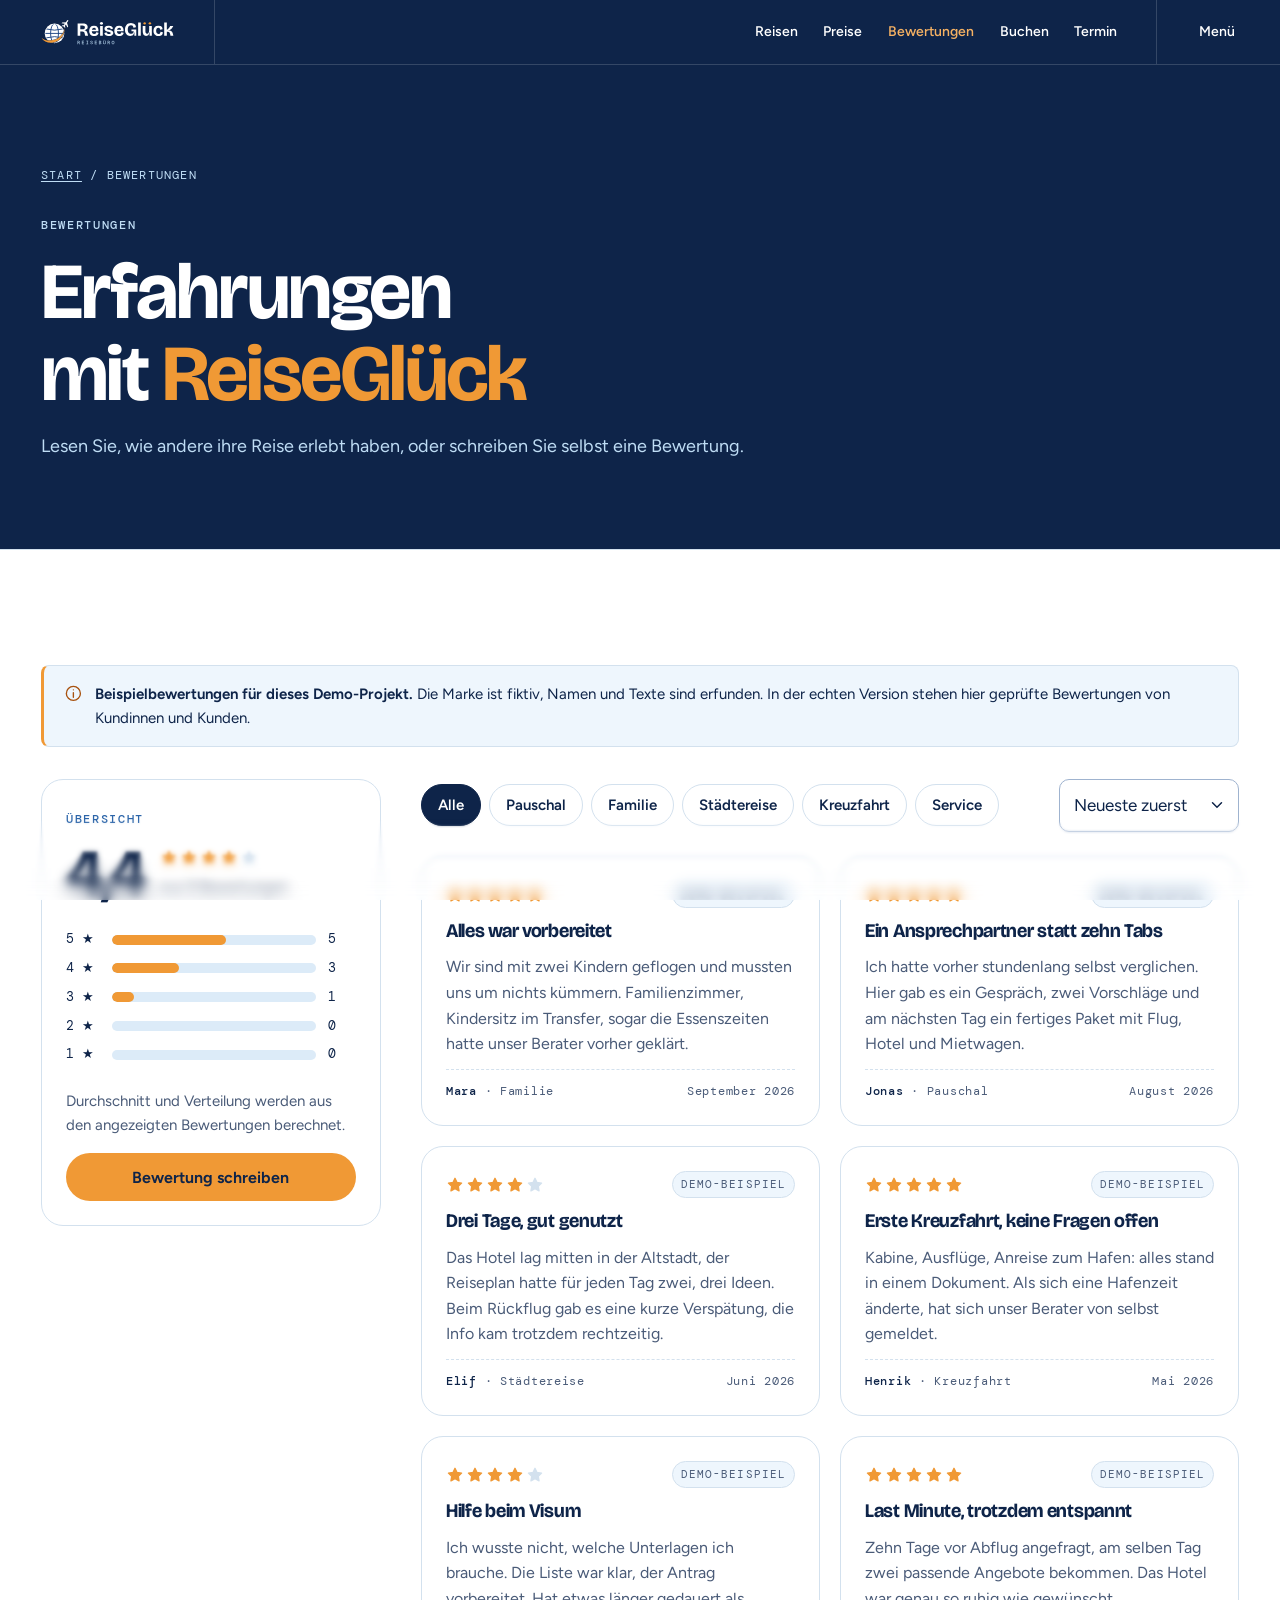
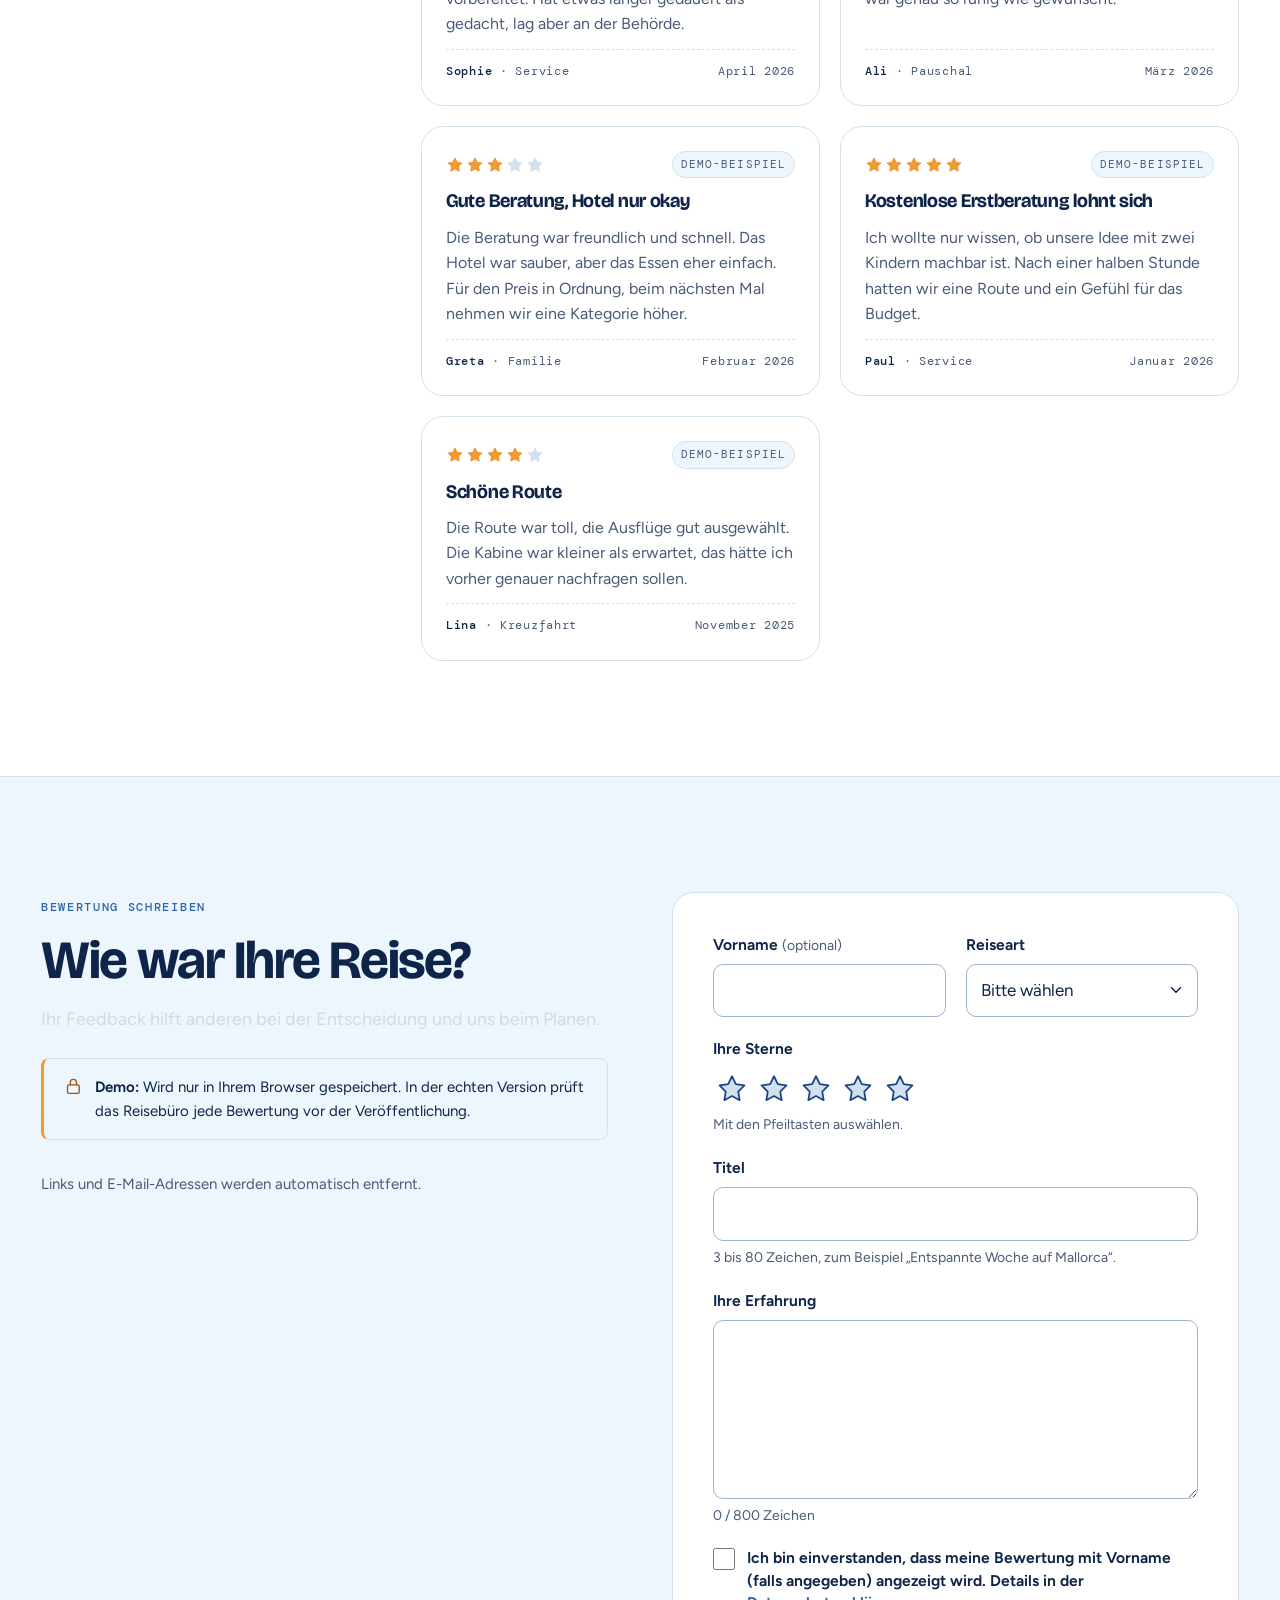
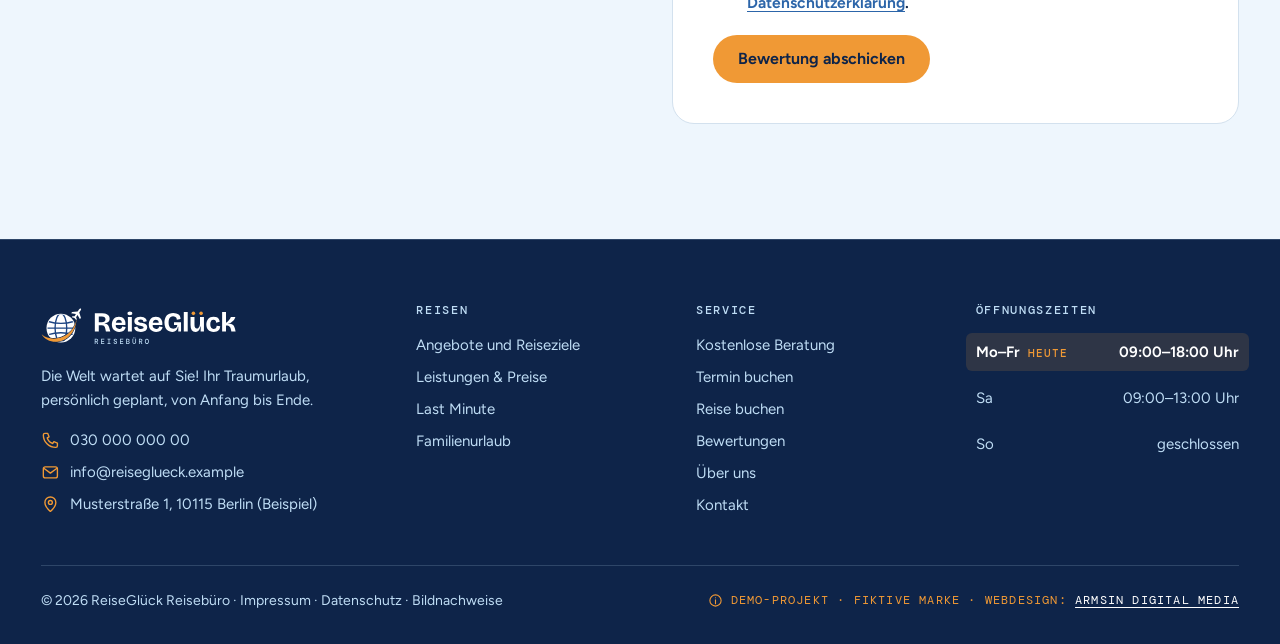
<file: bewertungen.html>
<!DOCTYPE html>
<html lang="de">
<head>
<meta charset="utf-8">
<meta name="viewport" content="width=device-width, initial-scale=1">
<title>Bewertungen | ReiseGlück Reisebüro</title>
<meta name="description" content="Beispielbewertungen für dieses Demo-Projekt: Durchschnitt, Verteilung, Filter nach Reiseart und eigene Bewertung schreiben.">
<meta name="robots" content="noindex, nofollow">
<meta name="theme-color" content="#0E2449">
<meta property="og:type" content="website">
<meta property="og:locale" content="de_DE">
<meta property="og:site_name" content="ReiseGlück Reisebüro (Demo)">
<meta property="og:title" content="Bewertungen | ReiseGlück Reisebüro">
<meta property="og:description" content="Beispielbewertungen für dieses Demo-Projekt: Durchschnitt, Verteilung, Filter nach Reiseart und eigene Bewertung schreiben.">
<link rel="icon" href="favicon.ico" sizes="any">
<link rel="icon" href="favicon.svg" type="image/svg+xml">
<link rel="apple-touch-icon" href="apple-touch-icon.png">
<link rel="preload" href="assets/fonts/bricolage-latin.woff2" as="font" type="font/woff2" crossorigin>
<link rel="preload" href="assets/fonts/figtree-latin.woff2" as="font" type="font/woff2" crossorigin>
<link rel="stylesheet" href="assets/css/style.css?v=25">
</head>
<body>
<a class="skip" href="#main">Zum Inhalt springen</a>
<header class="site-header">
  <div class="frame">
    <a class="brand" href="./" aria-label="ReiseGlück Reisebüro, zur Startseite">
      <img class="logo-dark" src="assets/logo/logo.svg" alt="" width="176" height="40">
      <img class="logo-white" src="assets/logo/logo-white.svg" alt="" width="176" height="40">
    </a>
    <nav class="nav-main" aria-label="Hauptnavigation">
        <a href="reisen">Reisen</a>
        <a href="preise">Preise</a>
        <a href="bewertungen" aria-current="page">Bewertungen</a>
        <a href="buchen">Buchen</a>
        <a href="termin">Termin</a>
    </nav>
    <div class="header-actions">
      <button class="menu-btn" type="button" data-menu-open aria-expanded="false" aria-controls="drawer"><span class="menu-label">Menü</span></button>
    </div>
  </div>
</header>
<div class="drawer on-dark" id="drawer" hidden>
  <div class="drawer-backdrop" data-menu-close></div>
  <div class="drawer-panel" role="dialog" aria-modal="true" aria-label="Menü" data-lenis-prevent>
    <div class="drawer-top">
      <img src="assets/logo/logo-white.svg" alt="ReiseGlück Reisebüro" width="158" height="36">
      <button class="menu-btn" type="button" data-menu-close><svg class="i" aria-hidden="true"><use href="assets/icons.svg#close"/></svg><span class="menu-label">Schließen</span></button>
    </div>
    <nav aria-label="Alle Seiten">
      <ol>
          <li><a href="./">Start</a></li>
          <li><a href="reisen">Reisen</a></li>
          <li><a href="preise">Leistungen & Preise</a></li>
          <li><a href="buchen">Reise buchen</a></li>
          <li><a href="bewertungen" aria-current="page">Bewertungen</a></li>
          <li><a href="beratung">Beratung & Anfrage</a></li>
          <li><a href="termin">Termin buchen</a></li>
          <li><a href="ueber-uns">Über uns</a></li>
          <li><a href="kontakt">Kontakt</a></li>
      </ol>
    </nav>
    <div class="drawer-foot">
      <p><a class="btn btn-block" href="buchen">Reise buchen</a></p>
      <p>Lieber erst reden? <a href="termin">Beratungstermin buchen</a><br><a href="tel:+493000000000">030 000 000 00</a></p>
    </div>
  </div>
</div>
<main id="main">
<section class="page-hero" aria-labelledby="page-title">
  <div class="frame">
    <p class="crumbs"><a href="./">Start</a> / Bewertungen</p>
    <p class="label">Bewertungen</p>
    <h1 id="page-title">Erfahrungen mit <span class="k">ReiseGlück</span></h1>
    <p class="lead">Lesen Sie, wie andere ihre Reise erlebt haben, oder schreiben Sie selbst eine Bewertung.</p>
  </div>
</section>

<section class="section ruled" aria-label="Bewertungen und Übersicht">
  <div class="frame">
    <div class="demo-note"><svg class="i" aria-hidden="true"><use href="assets/icons.svg#info"/></svg><p><strong>Beispielbewertungen für dieses Demo-Projekt.</strong> Die Marke ist fiktiv, Namen und Texte sind erfunden. In der echten Version stehen hier geprüfte Bewertungen von Kundinnen und Kunden.</p></div>
    <div class="rv-layout">
      <aside class="rv-summary" aria-labelledby="rv-sum-title">
        <h2 id="rv-sum-title" class="label" style="font-size:.75rem;letter-spacing:.14em">Übersicht</h2>
        <div class="rv-avg"><strong id="rv-avg">–</strong><div><span id="rv-avg-stars"></span><div class="note" id="rv-count"></div></div></div>
        <ul class="rv-bars" id="rv-bars" aria-label="Verteilung der Sterne"></ul>
        <p class="note">Durchschnitt und Verteilung werden aus den angezeigten Bewertungen berechnet.</p>
        <a class="btn btn-block" href="#schreiben">Bewertung schreiben</a>
      </aside>
      <div>
        <div class="rv-tools">
          <div class="chips" data-rv-filter role="group" aria-label="Nach Reiseart filtern">
            <button class="chip" type="button" data-filter="alle" aria-pressed="true">Alle</button>
            <button class="chip" type="button" data-filter="pauschal" aria-pressed="false">Pauschal</button>
            <button class="chip" type="button" data-filter="familie" aria-pressed="false">Familie</button>
            <button class="chip" type="button" data-filter="staedtereise" aria-pressed="false">Städtereise</button>
            <button class="chip" type="button" data-filter="kreuzfahrt" aria-pressed="false">Kreuzfahrt</button>
            <button class="chip" type="button" data-filter="service" aria-pressed="false">Service</button>
          </div>
          <div class="field" style="margin:0;min-width:180px">
            <label for="rv-sort" class="sr-only">Sortieren</label>
            <select id="rv-sort" class="input">
              <option value="neueste">Neueste zuerst</option>
              <option value="beste">Beste zuerst</option>
            </select>
          </div>
        </div>
        <p id="rv-status" class="sr-only" aria-live="polite"></p>
        <div class="rv-list" id="rv-list"></div>
        <noscript><p class="note">Die Bewertungen werden mit JavaScript geladen.</p></noscript>
      </div>
    </div>
  </div>
</section>

<section class="section ruled tint" id="schreiben" aria-labelledby="write-title">
  <div class="frame two-col">
    <div>
      <p class="label">Bewertung schreiben</p>
      <h2 id="write-title">Wie war Ihre Reise?</h2>
      <p class="lead">Ihr Feedback hilft anderen bei der Entscheidung und uns beim Planen.</p>
      <div class="demo-note" style="margin-top:24px"><svg class="i" aria-hidden="true"><use href="assets/icons.svg#lock"/></svg><p><strong>Demo:</strong> Wird nur in Ihrem Browser gespeichert. In der echten Version prüft das Reisebüro jede Bewertung vor der Veröffentlichung.</p></div>
      <p class="note">Links und E-Mail-Adressen werden automatisch entfernt.</p>
    </div>
    <div>
      <div class="success-box" id="rv-done" hidden role="status">
        <h3>Danke für Ihre Bewertung.</h3>
        <p>Sie steht jetzt ganz oben in der Liste, markiert als „Ihre Bewertung“. Demo: Wird nur in Ihrem Browser gespeichert. In der echten Version prüft das Reisebüro jede Bewertung vor der Veröffentlichung.<span id="rv-done-store"></span></p>
      </div>
      <form class="form-card" id="rv-form" novalidate>
        <div class="err-summary" tabindex="-1" hidden role="alert"><h2></h2><ul></ul></div>
        <div class="row-2">
          <div class="field">
            <label for="rv-name">Vorname <span class="opt">(optional)</span></label>
            <input class="input" id="rv-name" name="rv-name" type="text" maxlength="40" autocomplete="given-name" aria-describedby="rv-name-err">
            <p class="err" id="rv-name-err" aria-live="polite"></p>
          </div>
          <div class="field">
            <label for="rv-typ">Reiseart</label>
            <select class="input" id="rv-typ" name="rv-typ" aria-describedby="rv-typ-err" required>
              <option value="">Bitte wählen</option>
              <option value="pauschal">Pauschal</option>
              <option value="familie">Familie</option>
              <option value="staedtereise">Städtereise</option>
              <option value="kreuzfahrt">Kreuzfahrt</option>
              <option value="service">Service</option>
            </select>
            <p class="err" id="rv-typ-err" aria-live="polite"></p>
          </div>
        </div>
        <fieldset class="field" id="rv-sterne" aria-describedby="rv-sterne-err">
          <legend class="flabel">Ihre Sterne</legend>
          <div class="star-input">
            <input type="radio" name="rv-sterne" id="rv-s1" value="1"><label for="rv-s1"><svg class="i" aria-hidden="true"><use href="assets/icons.svg#star"/></svg><span class="sr-only">1 Stern</span></label>
            <input type="radio" name="rv-sterne" id="rv-s2" value="2"><label for="rv-s2"><svg class="i" aria-hidden="true"><use href="assets/icons.svg#star"/></svg><span class="sr-only">2 Sterne</span></label>
            <input type="radio" name="rv-sterne" id="rv-s3" value="3"><label for="rv-s3"><svg class="i" aria-hidden="true"><use href="assets/icons.svg#star"/></svg><span class="sr-only">3 Sterne</span></label>
            <input type="radio" name="rv-sterne" id="rv-s4" value="4"><label for="rv-s4"><svg class="i" aria-hidden="true"><use href="assets/icons.svg#star"/></svg><span class="sr-only">4 Sterne</span></label>
            <input type="radio" name="rv-sterne" id="rv-s5" value="5"><label for="rv-s5"><svg class="i" aria-hidden="true"><use href="assets/icons.svg#star"/></svg><span class="sr-only">5 Sterne</span></label>
          </div>
          <p class="hint">Mit den Pfeiltasten auswählen.</p>
          <p class="err" id="rv-sterne-err" aria-live="polite"></p>
        </fieldset>
        <div class="field">
          <label for="rv-titel">Titel</label>
          <input class="input" id="rv-titel" name="rv-titel" type="text" maxlength="100" aria-describedby="rv-titel-hint rv-titel-err" required>
          <p class="hint" id="rv-titel-hint">3 bis 80 Zeichen, zum Beispiel „Entspannte Woche auf Mallorca“.</p>
          <p class="err" id="rv-titel-err" aria-live="polite"></p>
        </div>
        <div class="field">
          <label for="rv-text">Ihre Erfahrung</label>
          <textarea class="input" id="rv-text" name="rv-text" rows="6" maxlength="900" aria-describedby="rv-text-count rv-text-err" required></textarea>
          <p class="hint" id="rv-text-count">0 / 800 Zeichen</p>
          <p class="err" id="rv-text-err" aria-live="polite"></p>
        </div>
        <div class="field">
          <label class="check" for="rv-consent"><input type="checkbox" id="rv-consent" name="rv-consent" aria-describedby="rv-consent-err"><span>Ich bin einverstanden, dass meine Bewertung mit Vorname (falls angegeben) angezeigt wird. Details in der <a href="datenschutz">Datenschutzerklärung</a>.</span></label>
          <p class="err" id="rv-consent-err" aria-live="polite"></p>
        </div>
        <button class="btn" type="submit">Bewertung abschicken</button>
      </form>
    </div>
  </div>
</section>
</main>
<footer class="site-footer on-dark">
  <div class="frame">
    <div class="foot-grid">
      <div class="foot-brand">
        <img src="assets/logo/logo-white.svg" alt="ReiseGlück Reisebüro" width="194" height="44" loading="lazy">
        <p>Die Welt wartet auf Sie! Ihr Traumurlaub, persönlich geplant, von Anfang bis Ende.</p>
        <ul class="contact-lines">
          <li><svg class="i" aria-hidden="true"><use href="assets/icons.svg#phone"/></svg><a href="tel:+493000000000">030 000 000 00</a></li>
          <li><svg class="i" aria-hidden="true"><use href="assets/icons.svg#mail"/></svg><a href="mailto:info@reiseglueck.example">info@reiseglueck.example</a></li>
          <li><svg class="i" aria-hidden="true"><use href="assets/icons.svg#pin"/></svg><span>Musterstraße 1, 10115 Berlin (Beispiel)</span></li>
        </ul>
      </div>
      <div>
        <h2>Reisen</h2>
        <ul>
          <li><a href="reisen">Angebote und Reiseziele</a></li>
          <li><a href="preise">Leistungen &amp; Preise</a></li>
          <li><a href="buchen?item=lastminute">Last Minute</a></li>
          <li><a href="buchen?item=familie">Familienurlaub</a></li>
        </ul>
      </div>
      <div>
        <h2>Service</h2>
        <ul>
          <li><a href="beratung">Kostenlose Beratung</a></li>
          <li><a href="termin">Termin buchen</a></li>
          <li><a href="buchen">Reise buchen</a></li>
          <li><a href="bewertungen">Bewertungen</a></li>
          <li><a href="ueber-uns">Über uns</a></li>
          <li><a href="kontakt">Kontakt</a></li>
        </ul>
      </div>
      <div>
        <h2>Öffnungszeiten</h2>
        <ul class="hours">
  <li data-day="1,2,3,4,5"><span class="day">Mo–Fr</span><span>09:00–18:00 Uhr</span></li>
  <li data-day="6"><span class="day">Sa</span><span>09:00–13:00 Uhr</span></li>
  <li data-day="0"><span class="day">So</span><span>geschlossen</span></li>
</ul>
      </div>
    </div>
    <div class="foot-bottom">
      <span>© <span data-year>2026</span> ReiseGlück Reisebüro · <a href="impressum">Impressum</a> · <a href="datenschutz">Datenschutz</a> · <a href="bildnachweise">Bildnachweise</a></span>
      <span class="demo-flag"><svg class="i" aria-hidden="true"><use href="assets/icons.svg#info"/></svg><span>Demo-Projekt · fiktive Marke · Webdesign: <a href="https://armsin.de/">Armsin Digital Media</a></span></span>
    </div>
  </div>
</footer>
<script src="assets/js/vendor/lenis.min.js?v=23" defer></script>
<script src="data/offers.js?v=23" defer></script>
<script src="data/reviews.js?v=23" defer></script>
<script src="assets/js/site.js?v=25" defer></script>
<script src="assets/js/reviews.js?v=23" defer></script>
<script src="assets/js/motion.js?v=23" defer></script>
</body>
</html>
</file>
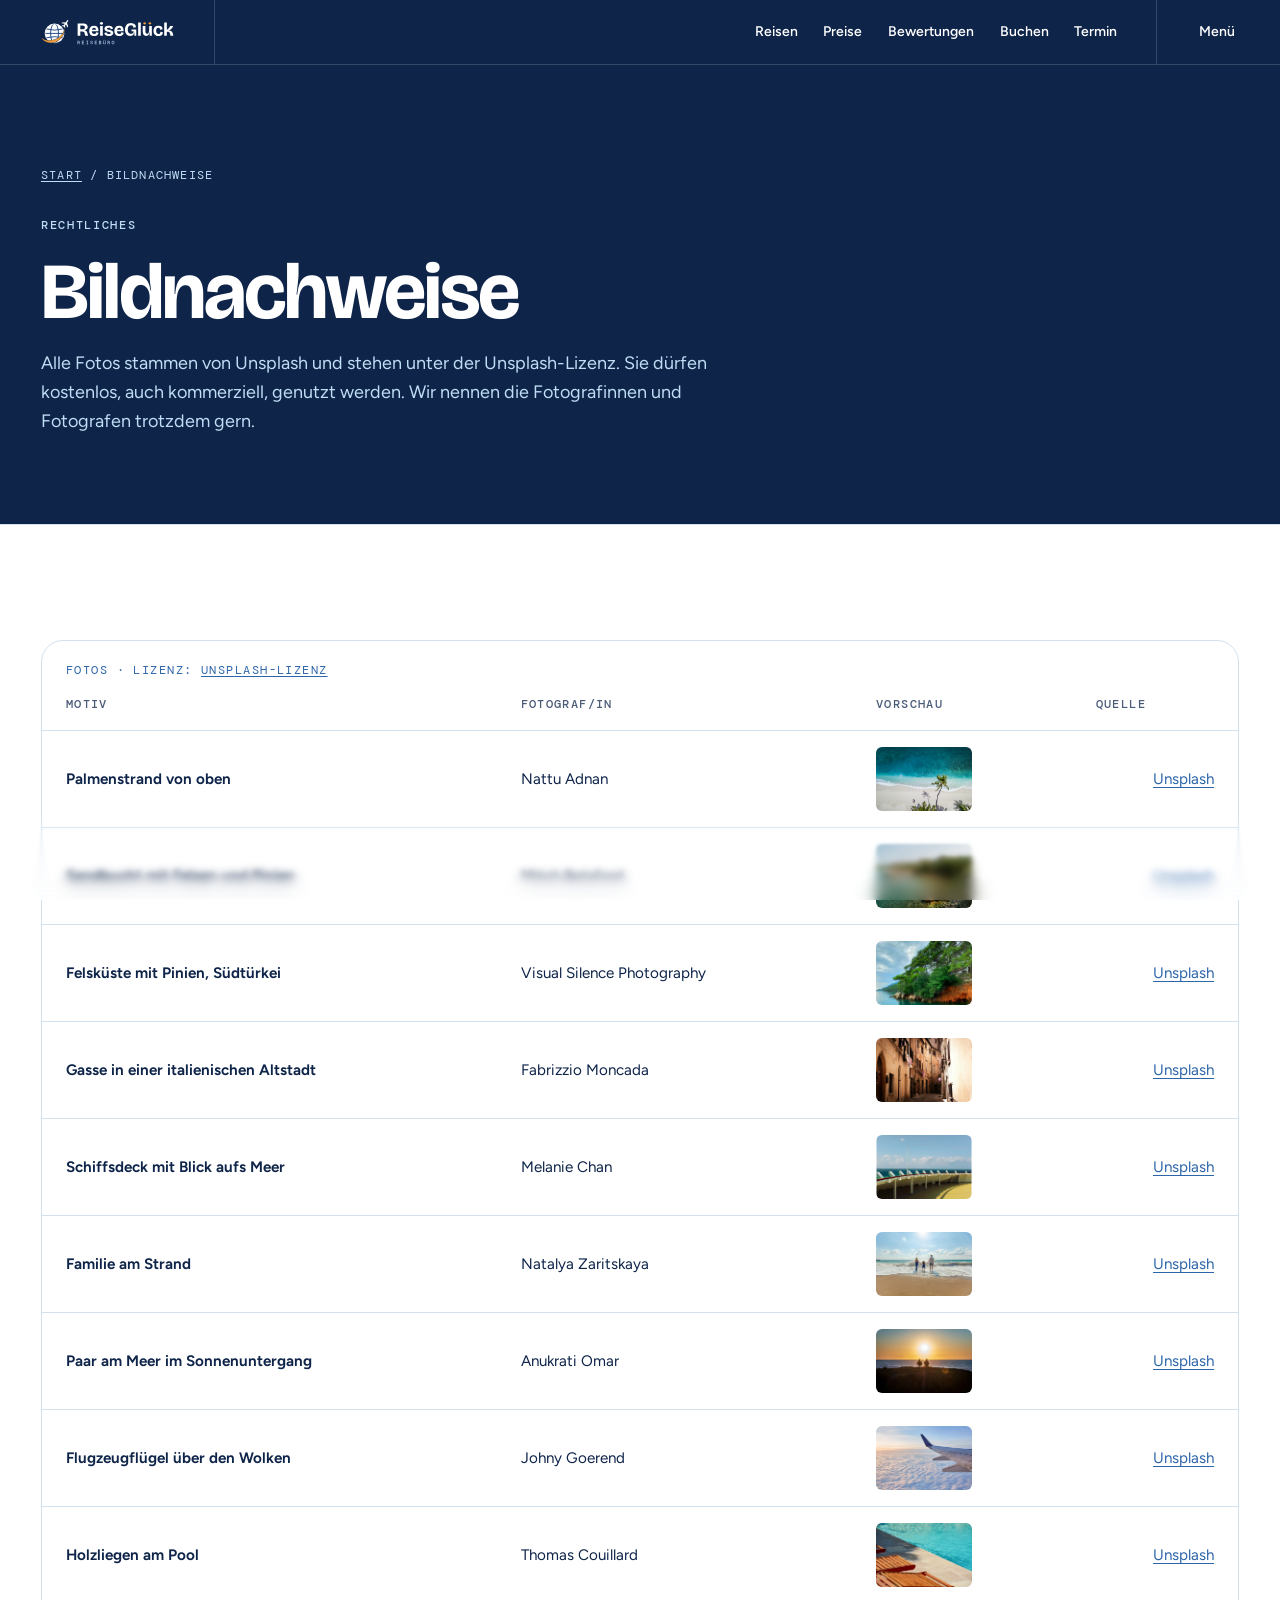
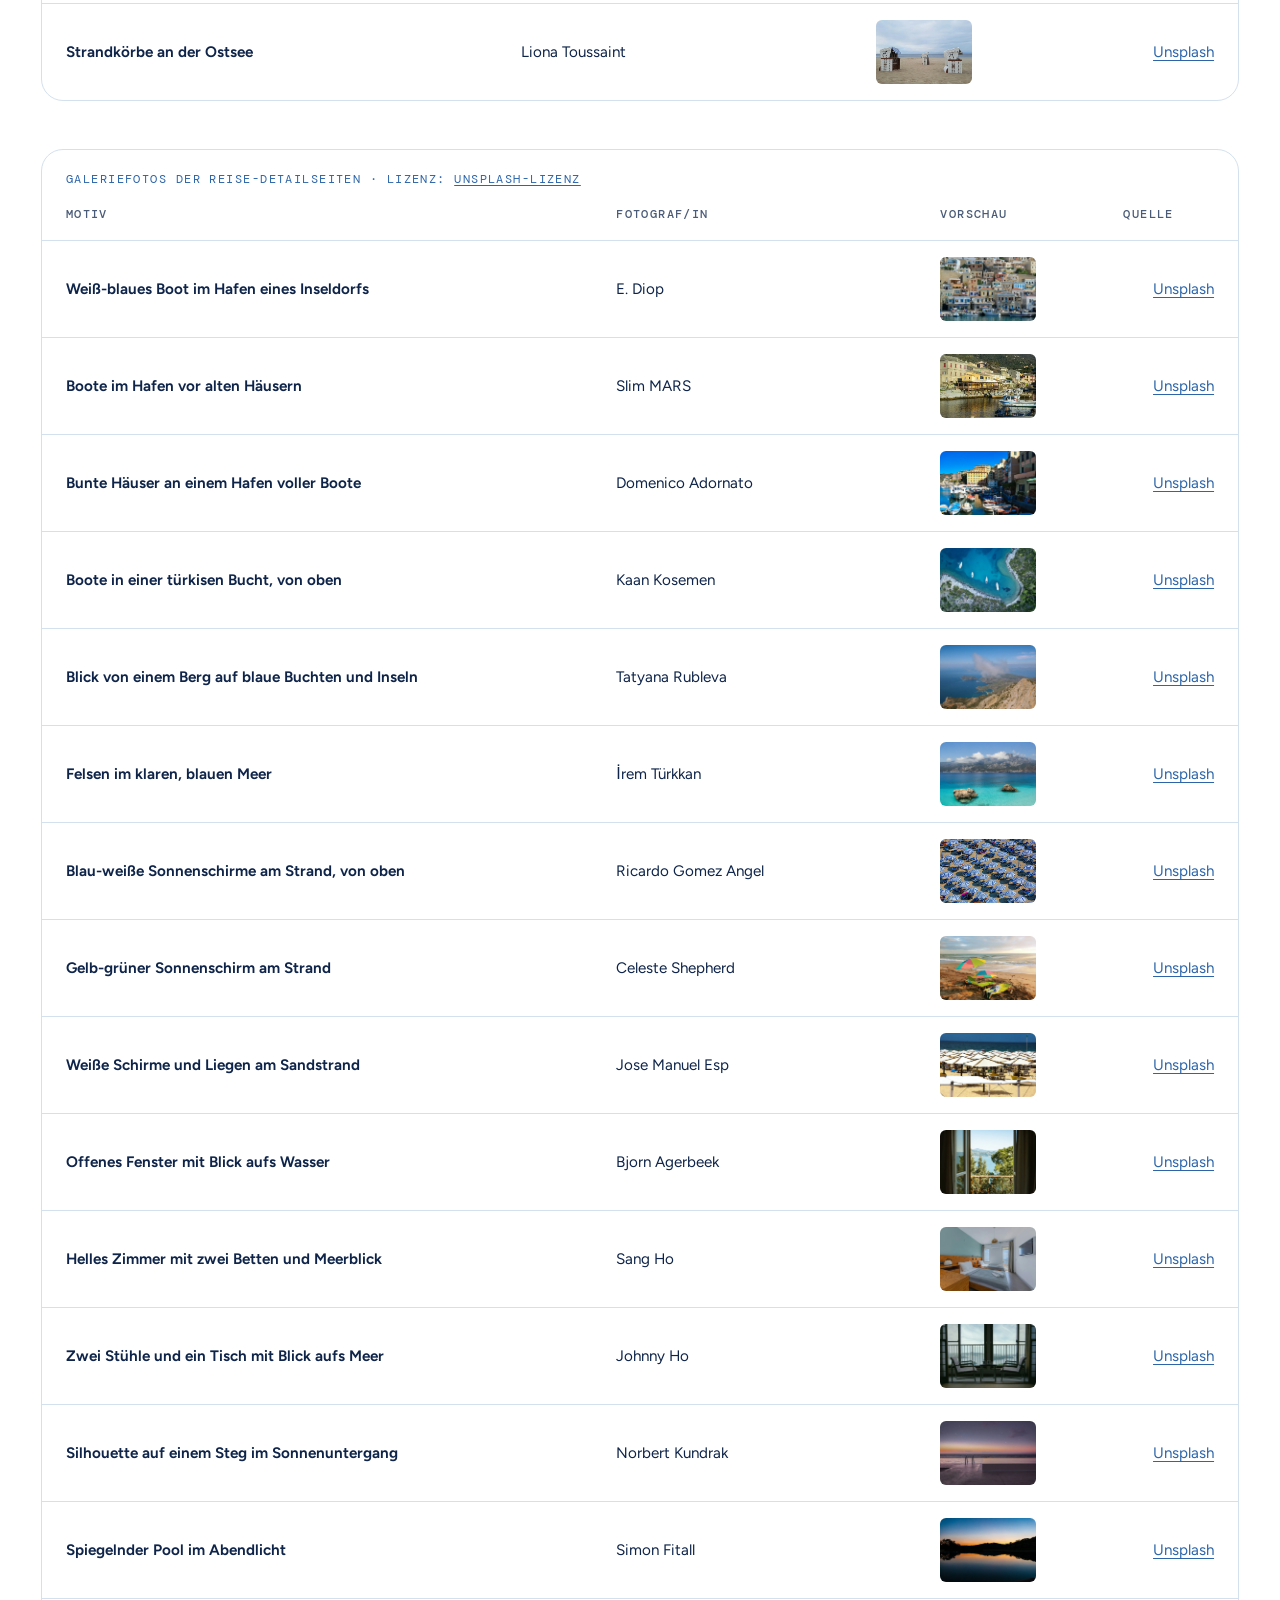
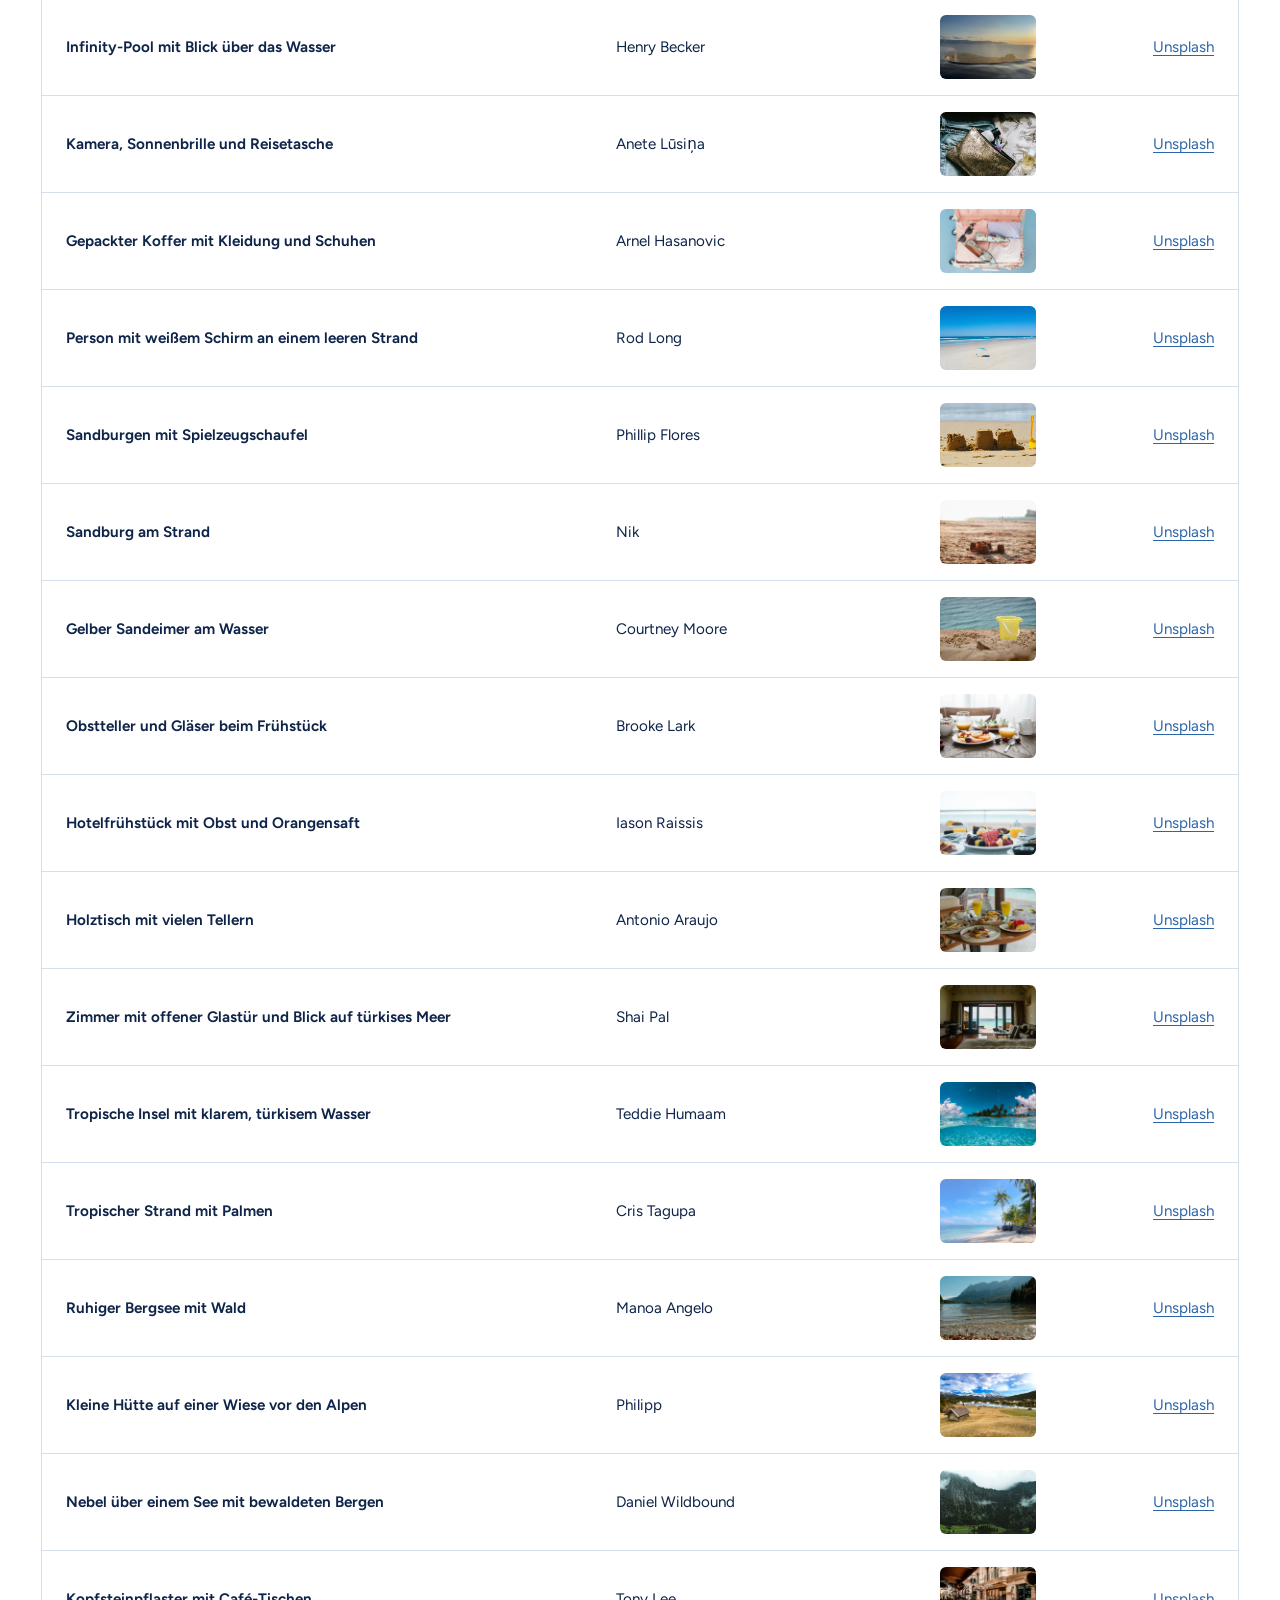
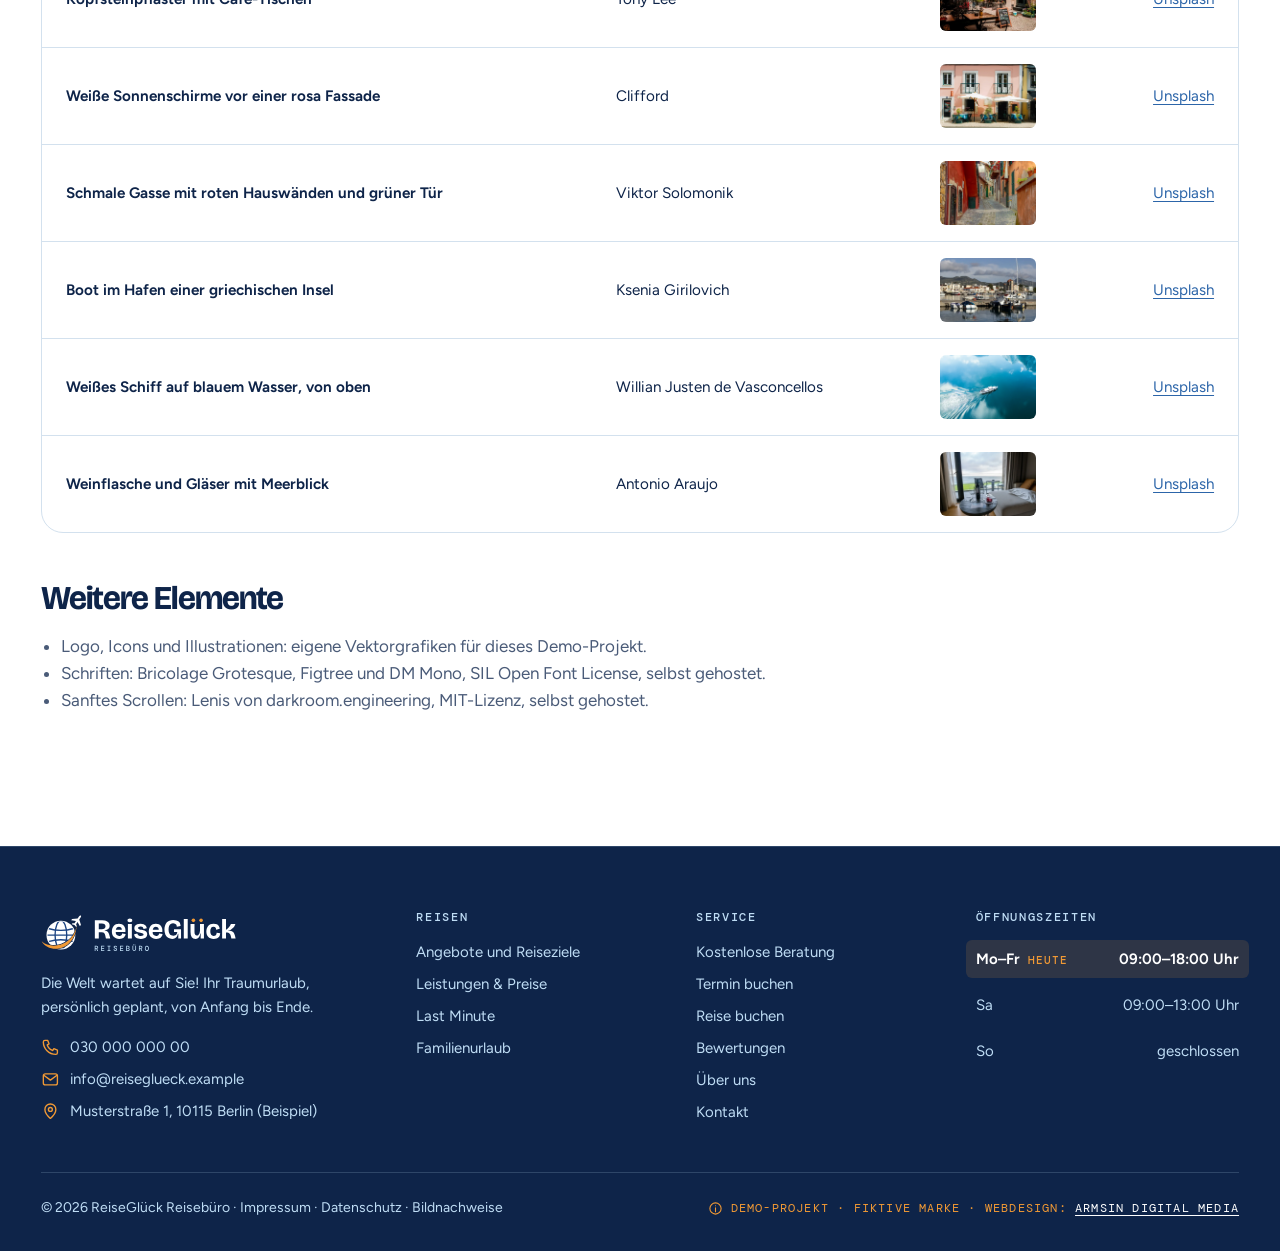
<file: bildnachweise.html>
<!DOCTYPE html>
<html lang="de">
<head>
<meta charset="utf-8">
<meta name="viewport" content="width=device-width, initial-scale=1">
<title>Bildnachweise | ReiseGlück Reisebüro</title>
<meta name="description" content="Bildnachweise aller Fotos auf der Demo-Website ReiseGlück Reisebüro.">
<meta name="robots" content="noindex, nofollow">
<meta name="theme-color" content="#0E2449">
<meta property="og:type" content="website">
<meta property="og:locale" content="de_DE">
<meta property="og:site_name" content="ReiseGlück Reisebüro (Demo)">
<meta property="og:title" content="Bildnachweise | ReiseGlück Reisebüro">
<meta property="og:description" content="Bildnachweise aller Fotos auf der Demo-Website ReiseGlück Reisebüro.">
<link rel="icon" href="favicon.ico" sizes="any">
<link rel="icon" href="favicon.svg" type="image/svg+xml">
<link rel="apple-touch-icon" href="apple-touch-icon.png">
<link rel="preload" href="assets/fonts/bricolage-latin.woff2" as="font" type="font/woff2" crossorigin>
<link rel="preload" href="assets/fonts/figtree-latin.woff2" as="font" type="font/woff2" crossorigin>
<link rel="stylesheet" href="assets/css/style.css?v=25">
</head>
<body>
<a class="skip" href="#main">Zum Inhalt springen</a>
<header class="site-header">
  <div class="frame">
    <a class="brand" href="./" aria-label="ReiseGlück Reisebüro, zur Startseite">
      <img class="logo-dark" src="assets/logo/logo.svg" alt="" width="176" height="40">
      <img class="logo-white" src="assets/logo/logo-white.svg" alt="" width="176" height="40">
    </a>
    <nav class="nav-main" aria-label="Hauptnavigation">
        <a href="reisen">Reisen</a>
        <a href="preise">Preise</a>
        <a href="bewertungen">Bewertungen</a>
        <a href="buchen">Buchen</a>
        <a href="termin">Termin</a>
    </nav>
    <div class="header-actions">
      <button class="menu-btn" type="button" data-menu-open aria-expanded="false" aria-controls="drawer"><span class="menu-label">Menü</span></button>
    </div>
  </div>
</header>
<div class="drawer on-dark" id="drawer" hidden>
  <div class="drawer-backdrop" data-menu-close></div>
  <div class="drawer-panel" role="dialog" aria-modal="true" aria-label="Menü" data-lenis-prevent>
    <div class="drawer-top">
      <img src="assets/logo/logo-white.svg" alt="ReiseGlück Reisebüro" width="158" height="36">
      <button class="menu-btn" type="button" data-menu-close><svg class="i" aria-hidden="true"><use href="assets/icons.svg#close"/></svg><span class="menu-label">Schließen</span></button>
    </div>
    <nav aria-label="Alle Seiten">
      <ol>
          <li><a href="./">Start</a></li>
          <li><a href="reisen">Reisen</a></li>
          <li><a href="preise">Leistungen & Preise</a></li>
          <li><a href="buchen">Reise buchen</a></li>
          <li><a href="bewertungen">Bewertungen</a></li>
          <li><a href="beratung">Beratung & Anfrage</a></li>
          <li><a href="termin">Termin buchen</a></li>
          <li><a href="ueber-uns">Über uns</a></li>
          <li><a href="kontakt">Kontakt</a></li>
      </ol>
    </nav>
    <div class="drawer-foot">
      <p><a class="btn btn-block" href="buchen">Reise buchen</a></p>
      <p>Lieber erst reden? <a href="termin">Beratungstermin buchen</a><br><a href="tel:+493000000000">030 000 000 00</a></p>
    </div>
  </div>
</div>
<main id="main">
<section class="page-hero" aria-labelledby="page-title">
  <div class="frame">
    <p class="crumbs"><a href="./">Start</a> / Bildnachweise</p>
    <p class="label">Rechtliches</p>
    <h1 id="page-title">Bildnachweise</h1>
    <p class="lead">Alle Fotos stammen von Unsplash und stehen unter der Unsplash-Lizenz. Sie dürfen kostenlos, auch kommerziell, genutzt werden. Wir nennen die Fotografinnen und Fotografen trotzdem gern.</p>
  </div>
</section>
<section class="section ruled" aria-label="Liste der Bildnachweise">
  <div class="frame">
    <div class="table-wrap">
      <table class="ptable credits-table">
        <caption>Fotos · Lizenz: <a href="https://unsplash.com/license" rel="noopener">Unsplash-Lizenz</a></caption>
        <thead><tr><th scope="col">Motiv</th><th scope="col">Fotograf/in</th><th scope="col">Vorschau</th><th scope="col">Quelle</th></tr></thead>
        <tbody>
          <tr><th scope="row">Palmenstrand von oben</th><td>Nattu Adnan</td><td><img src="assets/img/strand-palmen-1200.webp" alt="" width="96" height="64" loading="lazy"></td><td><a href="https://unsplash.com/photos/atSUvc1hMwk" rel="noopener">Unsplash</a></td></tr>
          <tr><th scope="row">Sandbucht mit Felsen und Pinien</th><td>Mitch Botsford</td><td><img src="assets/img/bucht-mittelmeer-1200.webp" alt="" width="96" height="64" loading="lazy"></td><td><a href="https://unsplash.com/photos/2VJKXUKNvDA" rel="noopener">Unsplash</a></td></tr>
          <tr><th scope="row">Felsküste mit Pinien, Südtürkei</th><td>Visual Silence Photography</td><td><img src="assets/img/kueste-tuerkei-800.webp" alt="" width="96" height="64" loading="lazy"></td><td><a href="https://unsplash.com/photos/JprZwS6bIgg" rel="noopener">Unsplash</a></td></tr>
          <tr><th scope="row">Gasse in einer italienischen Altstadt</th><td>Fabrizzio Moncada</td><td><img src="assets/img/altstadt-gasse-800.webp" alt="" width="96" height="64" loading="lazy"></td><td><a href="https://unsplash.com/photos/j2jG1GvW6Uw" rel="noopener">Unsplash</a></td></tr>
          <tr><th scope="row">Schiffsdeck mit Blick aufs Meer</th><td>Melanie Chan</td><td><img src="assets/img/kreuzfahrt-deck-800.webp" alt="" width="96" height="64" loading="lazy"></td><td><a href="https://unsplash.com/photos/1P5mLWPwG8Q" rel="noopener">Unsplash</a></td></tr>
          <tr><th scope="row">Familie am Strand</th><td>Natalya Zaritskaya</td><td><img src="assets/img/familie-strand-800.webp" alt="" width="96" height="64" loading="lazy"></td><td><a href="https://unsplash.com/photos/SIOdjcYotms" rel="noopener">Unsplash</a></td></tr>
          <tr><th scope="row">Paar am Meer im Sonnenuntergang</th><td>Anukrati Omar</td><td><img src="assets/img/paar-sonnenuntergang-800.webp" alt="" width="96" height="64" loading="lazy"></td><td><a href="https://unsplash.com/photos/NZFJYpkwIXc" rel="noopener">Unsplash</a></td></tr>
          <tr><th scope="row">Flugzeugflügel über den Wolken</th><td>Johny Goerend</td><td><img src="assets/img/flug-wolken-800.webp" alt="" width="96" height="64" loading="lazy"></td><td><a href="https://unsplash.com/photos/KB9r_hTzyeQ" rel="noopener">Unsplash</a></td></tr>
          <tr><th scope="row">Holzliegen am Pool</th><td>Thomas Couillard</td><td><img src="assets/img/pool-liegen-800.webp" alt="" width="96" height="64" loading="lazy"></td><td><a href="https://unsplash.com/photos/WCaue4v5rYk" rel="noopener">Unsplash</a></td></tr>
          <tr><th scope="row">Strandkörbe an der Ostsee</th><td>Liona Toussaint</td><td><img src="assets/img/strandkoerbe-800.webp" alt="" width="96" height="64" loading="lazy"></td><td><a href="https://unsplash.com/photos/IL14rTHmgHc" rel="noopener">Unsplash</a></td></tr>
        </tbody>
      </table>
    </div>
    <div class="table-wrap mt-12">
      <table class="ptable credits-table">
        <caption>Galeriefotos der Reise-Detailseiten · Lizenz: <a href="https://unsplash.com/license" rel="noopener">Unsplash-Lizenz</a></caption>
        <thead><tr><th scope="col">Motiv</th><th scope="col">Fotograf/in</th><th scope="col">Vorschau</th><th scope="col">Quelle</th></tr></thead>
        <tbody data-gallery-credits></tbody>
      </table>
    </div>
    <div class="prose mt-12">
      <h2 style="margin-top:0">Weitere Elemente</h2>
      <ul>
        <li>Logo, Icons und Illustrationen: eigene Vektorgrafiken für dieses Demo-Projekt.</li>
        <li>Schriften: Bricolage Grotesque, Figtree und DM Mono, SIL Open Font License, selbst gehostet.</li>
        <li>Sanftes Scrollen: Lenis von darkroom.engineering, MIT-Lizenz, selbst gehostet.</li>
      </ul>
    </div>
  </div>
</section>
</main>
<footer class="site-footer on-dark">
  <div class="frame">
    <div class="foot-grid">
      <div class="foot-brand">
        <img src="assets/logo/logo-white.svg" alt="ReiseGlück Reisebüro" width="194" height="44" loading="lazy">
        <p>Die Welt wartet auf Sie! Ihr Traumurlaub, persönlich geplant, von Anfang bis Ende.</p>
        <ul class="contact-lines">
          <li><svg class="i" aria-hidden="true"><use href="assets/icons.svg#phone"/></svg><a href="tel:+493000000000">030 000 000 00</a></li>
          <li><svg class="i" aria-hidden="true"><use href="assets/icons.svg#mail"/></svg><a href="mailto:info@reiseglueck.example">info@reiseglueck.example</a></li>
          <li><svg class="i" aria-hidden="true"><use href="assets/icons.svg#pin"/></svg><span>Musterstraße 1, 10115 Berlin (Beispiel)</span></li>
        </ul>
      </div>
      <div>
        <h2>Reisen</h2>
        <ul>
          <li><a href="reisen">Angebote und Reiseziele</a></li>
          <li><a href="preise">Leistungen &amp; Preise</a></li>
          <li><a href="buchen?item=lastminute">Last Minute</a></li>
          <li><a href="buchen?item=familie">Familienurlaub</a></li>
        </ul>
      </div>
      <div>
        <h2>Service</h2>
        <ul>
          <li><a href="beratung">Kostenlose Beratung</a></li>
          <li><a href="termin">Termin buchen</a></li>
          <li><a href="buchen">Reise buchen</a></li>
          <li><a href="bewertungen">Bewertungen</a></li>
          <li><a href="ueber-uns">Über uns</a></li>
          <li><a href="kontakt">Kontakt</a></li>
        </ul>
      </div>
      <div>
        <h2>Öffnungszeiten</h2>
        <ul class="hours">
  <li data-day="1,2,3,4,5"><span class="day">Mo–Fr</span><span>09:00–18:00 Uhr</span></li>
  <li data-day="6"><span class="day">Sa</span><span>09:00–13:00 Uhr</span></li>
  <li data-day="0"><span class="day">So</span><span>geschlossen</span></li>
</ul>
      </div>
    </div>
    <div class="foot-bottom">
      <span>© <span data-year>2026</span> ReiseGlück Reisebüro · <a href="impressum">Impressum</a> · <a href="datenschutz">Datenschutz</a> · <a href="bildnachweise">Bildnachweise</a></span>
      <span class="demo-flag"><svg class="i" aria-hidden="true"><use href="assets/icons.svg#info"/></svg><span>Demo-Projekt · fiktive Marke · Webdesign: <a href="https://armsin.de/">Armsin Digital Media</a></span></span>
    </div>
  </div>
</footer>
<script src="assets/js/vendor/lenis.min.js?v=23" defer></script>
<script src="data/offers.js?v=23" defer></script>
<script src="data/reviews.js?v=23" defer></script>
<script src="data/galleries.js?v=23" defer></script>
<script src="assets/js/site.js?v=25" defer></script>
<script src="assets/js/motion.js?v=23" defer></script>
</body>
</html>
</file>
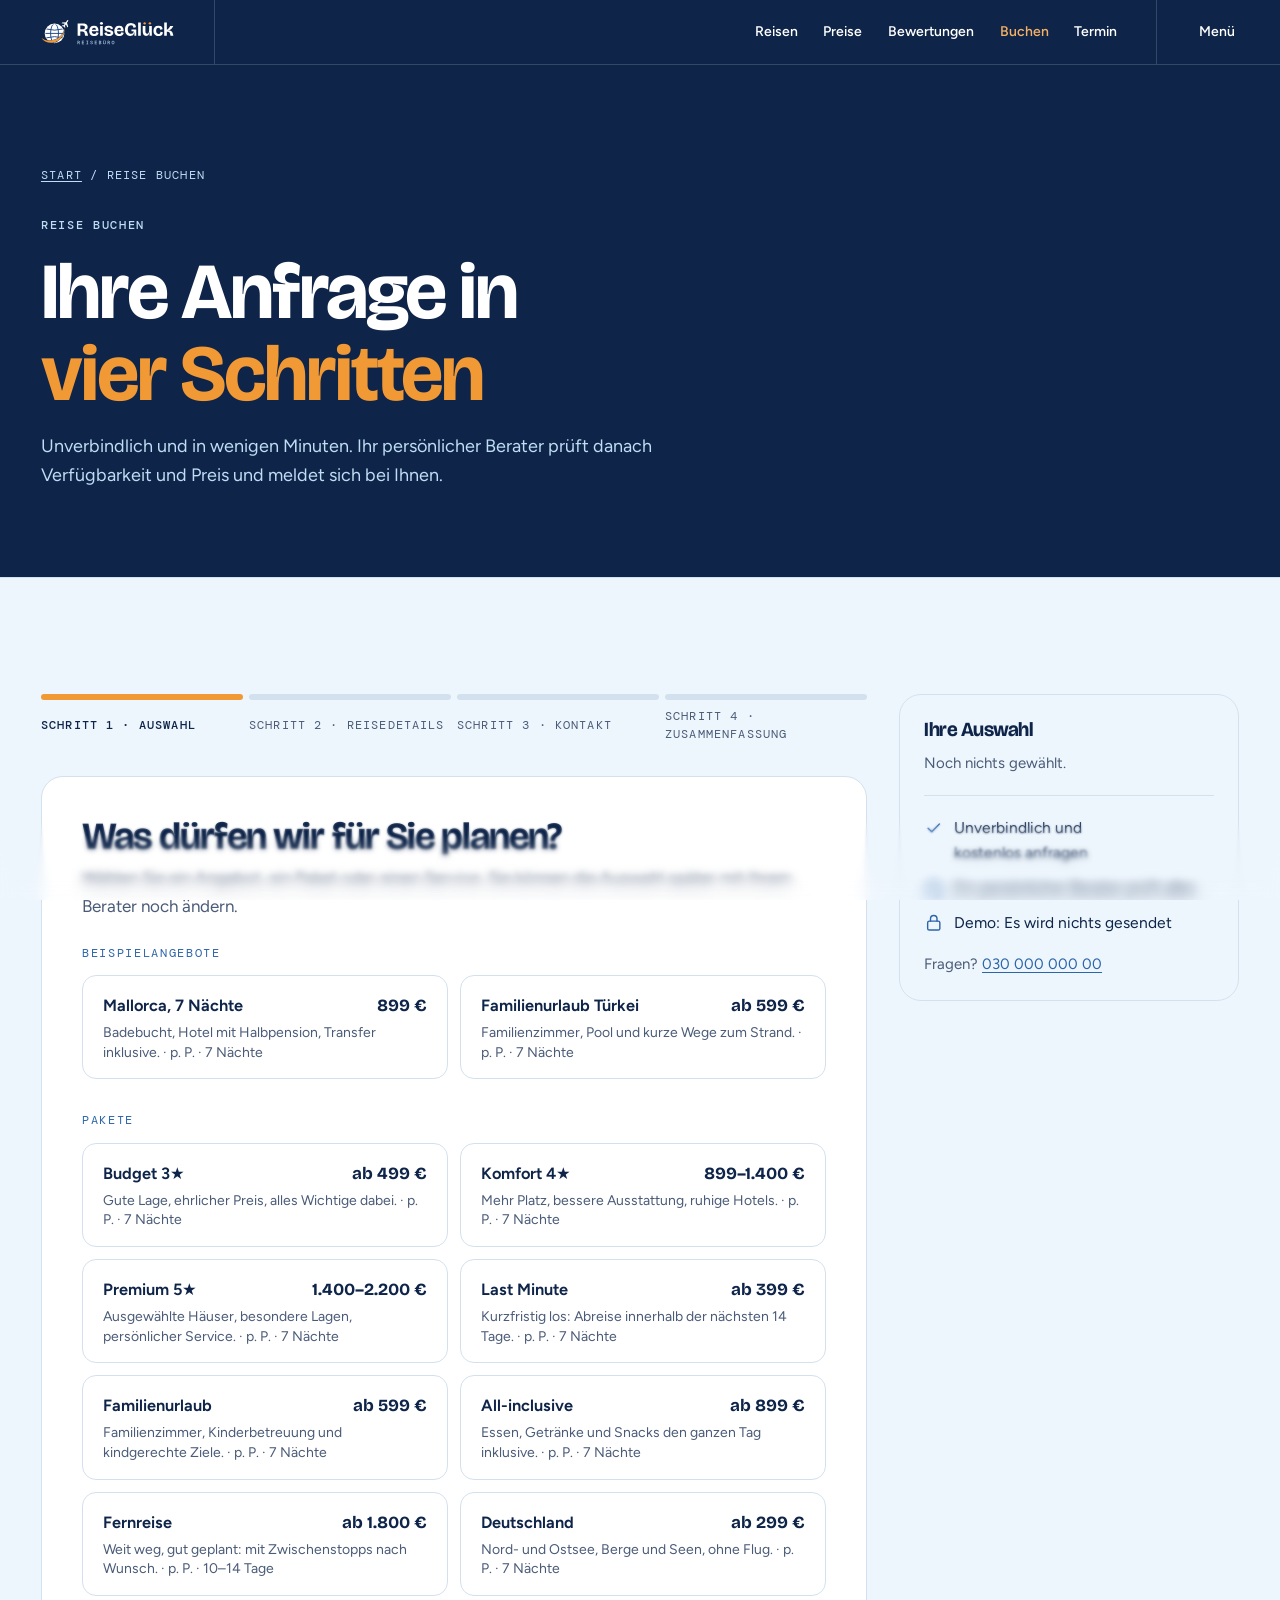
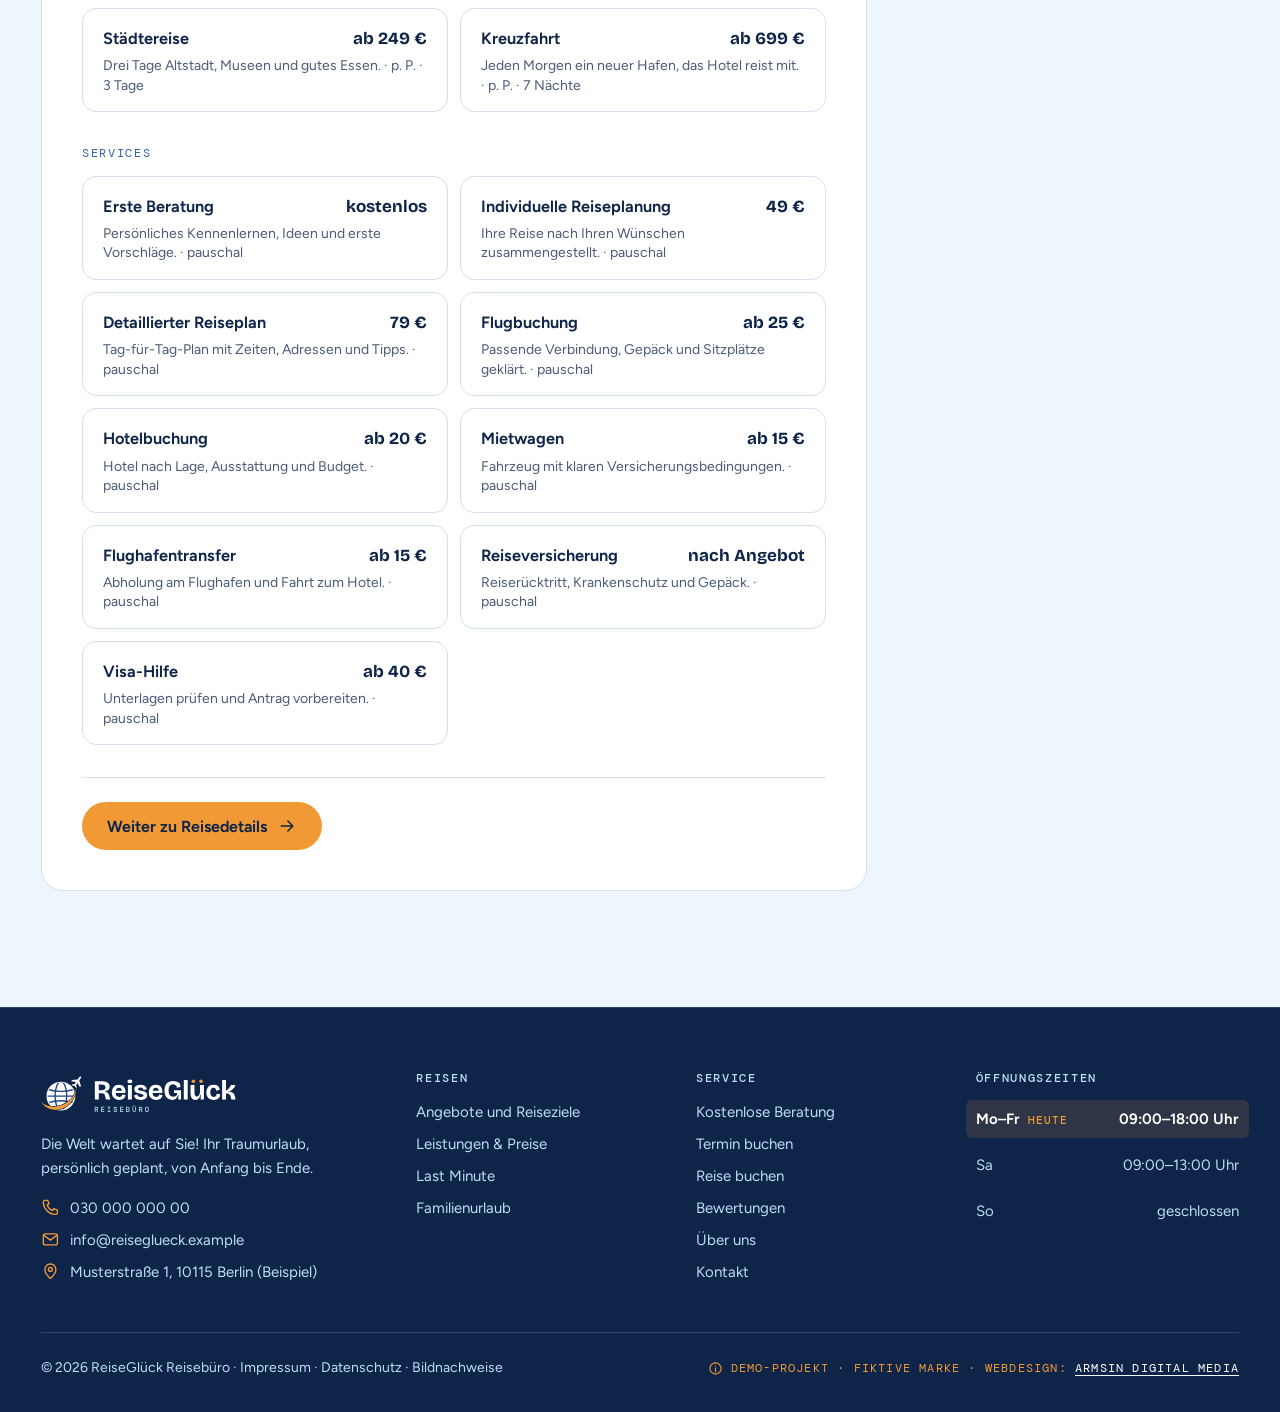
<file: buchen.html>
<!DOCTYPE html>
<html lang="de">
<head>
<meta charset="utf-8">
<meta name="viewport" content="width=device-width, initial-scale=1">
<title>Reise buchen: unverbindliche Anfrage | ReiseGlück Reisebüro</title>
<meta name="description" content="In vier Schritten zur unverbindlichen Buchungsanfrage. Ihr persönlicher Berater prüft Verfügbarkeit und meldet sich bei Ihnen.">
<meta name="robots" content="noindex, nofollow">
<meta name="theme-color" content="#0E2449">
<meta property="og:type" content="website">
<meta property="og:locale" content="de_DE">
<meta property="og:site_name" content="ReiseGlück Reisebüro (Demo)">
<meta property="og:title" content="Reise buchen: unverbindliche Anfrage | ReiseGlück Reisebüro">
<meta property="og:description" content="In vier Schritten zur unverbindlichen Buchungsanfrage. Ihr persönlicher Berater prüft Verfügbarkeit und meldet sich bei Ihnen.">
<link rel="icon" href="favicon.ico" sizes="any">
<link rel="icon" href="favicon.svg" type="image/svg+xml">
<link rel="apple-touch-icon" href="apple-touch-icon.png">
<link rel="preload" href="assets/fonts/bricolage-latin.woff2" as="font" type="font/woff2" crossorigin>
<link rel="preload" href="assets/fonts/figtree-latin.woff2" as="font" type="font/woff2" crossorigin>
<link rel="stylesheet" href="assets/css/style.css?v=25">
</head>
<body>
<a class="skip" href="#main">Zum Inhalt springen</a>
<header class="site-header">
  <div class="frame">
    <a class="brand" href="./" aria-label="ReiseGlück Reisebüro, zur Startseite">
      <img class="logo-dark" src="assets/logo/logo.svg" alt="" width="176" height="40">
      <img class="logo-white" src="assets/logo/logo-white.svg" alt="" width="176" height="40">
    </a>
    <nav class="nav-main" aria-label="Hauptnavigation">
        <a href="reisen">Reisen</a>
        <a href="preise">Preise</a>
        <a href="bewertungen">Bewertungen</a>
        <a href="buchen" aria-current="page">Buchen</a>
        <a href="termin">Termin</a>
    </nav>
    <div class="header-actions">
      <button class="menu-btn" type="button" data-menu-open aria-expanded="false" aria-controls="drawer"><span class="menu-label">Menü</span></button>
    </div>
  </div>
</header>
<div class="drawer on-dark" id="drawer" hidden>
  <div class="drawer-backdrop" data-menu-close></div>
  <div class="drawer-panel" role="dialog" aria-modal="true" aria-label="Menü" data-lenis-prevent>
    <div class="drawer-top">
      <img src="assets/logo/logo-white.svg" alt="ReiseGlück Reisebüro" width="158" height="36">
      <button class="menu-btn" type="button" data-menu-close><svg class="i" aria-hidden="true"><use href="assets/icons.svg#close"/></svg><span class="menu-label">Schließen</span></button>
    </div>
    <nav aria-label="Alle Seiten">
      <ol>
          <li><a href="./">Start</a></li>
          <li><a href="reisen">Reisen</a></li>
          <li><a href="preise">Leistungen & Preise</a></li>
          <li><a href="buchen" aria-current="page">Reise buchen</a></li>
          <li><a href="bewertungen">Bewertungen</a></li>
          <li><a href="beratung">Beratung & Anfrage</a></li>
          <li><a href="termin">Termin buchen</a></li>
          <li><a href="ueber-uns">Über uns</a></li>
          <li><a href="kontakt">Kontakt</a></li>
      </ol>
    </nav>
    <div class="drawer-foot">
      <p><a class="btn btn-block" href="buchen">Reise buchen</a></p>
      <p>Lieber erst reden? <a href="termin">Beratungstermin buchen</a><br><a href="tel:+493000000000">030 000 000 00</a></p>
    </div>
  </div>
</div>
<main id="main">
<section class="page-hero" aria-labelledby="page-title">
  <div class="frame">
    <p class="crumbs"><a href="./">Start</a> / Reise buchen</p>
    <p class="label">Reise buchen</p>
    <h1 id="page-title">Ihre Anfrage in <span class="k">vier Schritten</span></h1>
    <p class="lead">Unverbindlich und in wenigen Minuten. Ihr persönlicher Berater prüft danach Verfügbarkeit und Preis und meldet sich bei Ihnen.</p>
  </div>
</section>

<section class="section ruled tint" aria-label="Buchungsanfrage">
  <div class="frame">
    <div class="book-wrap" id="booking">
      <div>
        <div id="book-flow">
          <ol class="progress" id="progress" aria-label="Fortschritt">
            <li data-p="1"><span>Schritt 1<span class="p-name"> · Auswahl</span></span></li>
            <li data-p="2"><span>Schritt 2<span class="p-name"> · Reisedetails</span></span></li>
            <li data-p="3"><span>Schritt 3<span class="p-name"> · Kontakt</span></span></li>
            <li data-p="4"><span>Schritt 4<span class="p-name"> · Zusammenfassung</span></span></li>
          </ol>

          <form class="form-card" id="book-form" novalidate>
            <div class="err-summary" id="book-errors" tabindex="-1" hidden role="alert"><h2></h2><ul></ul></div>

            <!-- STEP 1 -->
            <div class="book-step" data-step="1">
              <div class="step-head">
                <h2 tabindex="-1">Was dürfen wir für Sie planen?</h2>
                <p>Wählen Sie ein Angebot, ein Paket oder einen Service. Sie können die Auswahl später mit Ihrem Berater noch ändern.</p>
              </div>
              <div id="pick-groups" aria-describedby="item-err"></div>
              <p class="err" id="item-err"></p>
            </div>

            <!-- STEP 2 -->
            <div class="book-step" data-step="2" hidden>
              <div class="step-head">
                <h2 tabindex="-1">Wann und mit wem reisen Sie?</h2>
                <p id="step2-intro">Grobe Angaben reichen. Ihr Berater klärt Details persönlich mit Ihnen.</p>
              </div>
              <p class="demo-badge" id="lm-note" hidden><svg class="i" aria-hidden="true"><use href="assets/icons.svg#clock"/></svg>Last Minute: Abreise innerhalb der nächsten 14 Tage</p>
              <fieldset class="field">
                <legend class="flabel">Reisedaten</legend>
                <div class="radios-inline">
                  <label class="pill-radio"><input type="radio" name="modus" value="fest" checked><span>Feste Reisedaten</span></label>
                  <label class="pill-radio" id="modus-zeitraum-wrap"><input type="radio" name="modus" value="zeitraum"><span>Wunschzeitraum</span></label>
                </div>
              </fieldset>
              <div id="dates-fixed" class="row-2">
                <div class="field">
                  <label for="abreise">Abreise <span class="opt" data-opt-service hidden>(optional)</span></label>
                  <input class="input" type="date" id="abreise" name="abreise" aria-describedby="abreise-hint abreise-err">
                  <p class="hint" id="abreise-hint">Frühestens heute.</p>
                  <p class="err" id="abreise-err"></p>
                </div>
                <div class="field">
                  <label for="rueckreise">Rückreise <span class="opt" data-opt-service hidden>(optional)</span></label>
                  <input class="input" type="date" id="rueckreise" name="rueckreise" aria-describedby="rueckreise-hint rueckreise-err">
                  <p class="hint" id="rueckreise-hint">Nach dem Abreisetag.</p>
                  <p class="err" id="rueckreise-err"></p>
                </div>
              </div>
              <div id="dates-range" class="field" hidden>
                <label for="zeitraum">Wunschzeitraum <span class="opt" data-opt-service hidden>(optional)</span></label>
                <input class="input" type="text" id="zeitraum" name="zeitraum" maxlength="80" placeholder="z. B. zweite Julihälfte, 10 bis 14 Tage" aria-describedby="zeitraum-err">
                <p class="err" id="zeitraum-err"></p>
              </div>
              <div class="field">
                <label class="check" for="flexibel"><input type="checkbox" id="flexibel" name="flexibel"><span>Zeitraum flexibel (ein paar Tage früher oder später sind möglich)</span></label>
              </div>
              <div class="row-2">
                <div class="field">
                  <span class="flabel" id="erw-label">Erwachsene</span>
                  <div class="counter" role="group" aria-labelledby="erw-label">
                    <button type="button" data-count="erwachsene" data-delta="-1" aria-label="Eine erwachsene Person weniger">−</button>
                    <output id="erwachsene" aria-live="polite">2</output>
                    <button type="button" data-count="erwachsene" data-delta="1" aria-label="Eine erwachsene Person mehr">+</button>
                  </div>
                  <p class="err" id="erwachsene-err"></p>
                </div>
                <div class="field">
                  <span class="flabel" id="kid-label">Kinder <span class="opt">(0 bis 17 Jahre)</span></span>
                  <div class="counter" role="group" aria-labelledby="kid-label">
                    <button type="button" data-count="kinder" data-delta="-1" aria-label="Ein Kind weniger">−</button>
                    <output id="kinder" aria-live="polite">0</output>
                    <button type="button" data-count="kinder" data-delta="1" aria-label="Ein Kind mehr">+</button>
                  </div>
                </div>
              </div>
              <fieldset class="field" id="kids-ages-wrap" hidden>
                <legend class="flabel">Alter der Kinder bei Rückreise</legend>
                <div class="kids-ages" id="kids-ages"></div>
              </fieldset>
              <div class="row-2">
                <div class="field">
                  <label for="abflug">Abflughafen</label>
                  <select class="input" id="abflug" name="abflug">
                    <option value="Berlin (BER)">Berlin (BER)</option>
                    <option value="Hamburg (HAM)">Hamburg (HAM)</option>
                    <option value="Hannover (HAJ)">Hannover (HAJ)</option>
                    <option value="Leipzig/Halle (LEJ)">Leipzig/Halle (LEJ)</option>
                    <option value="Dresden (DRS)">Dresden (DRS)</option>
                    <option value="Frankfurt (FRA)">Frankfurt (FRA)</option>
                    <option value="Düsseldorf (DUS)">Düsseldorf (DUS)</option>
                    <option value="München (MUC)">München (MUC)</option>
                    <option value="Egal, Hauptsache günstig">Egal, Hauptsache günstig</option>
                    <option value="Kein Flug nötig">Kein Flug nötig</option>
                  </select>
                </div>
                <div class="field">
                  <label for="zimmer">Zimmerwunsch</label>
                  <select class="input" id="zimmer" name="zimmer">
                    <option value="Doppelzimmer">Doppelzimmer</option>
                    <option value="Einzelzimmer">Einzelzimmer</option>
                    <option value="Familienzimmer">Familienzimmer</option>
                    <option value="Zwei Zimmer nebeneinander">Zwei Zimmer nebeneinander</option>
                    <option value="Suite">Suite</option>
                    <option value="Kabine mit Balkon (Kreuzfahrt)">Kabine mit Balkon (Kreuzfahrt)</option>
                    <option value="Noch offen">Noch offen</option>
                  </select>
                </div>
              </div>
              <div class="field">
                <label for="wuensche">Ihre Wünsche <span class="opt">(optional)</span></label>
                <textarea class="input" id="wuensche" name="wuensche" rows="4" maxlength="1200" placeholder="z. B. ruhige Lage, Strand zu Fuß erreichbar, vegetarisches Essen" aria-describedby="wuensche-count wuensche-err"></textarea>
                <p class="hint" id="wuensche-count">0 / 1000 Zeichen</p>
                <p class="err" id="wuensche-err"></p>
              </div>
            </div>

            <!-- STEP 3 -->
            <div class="book-step" data-step="3" hidden>
              <div class="step-head">
                <h2 tabindex="-1">Wie erreicht Sie Ihr Berater?</h2>
                <p>Wir nutzen Ihre Angaben nur, um Ihnen ein Angebot zu schicken.</p>
              </div>
              <div class="field">
                <label for="name">Vor- und Nachname</label>
                <input class="input" type="text" id="name" name="name" autocomplete="name" maxlength="80" aria-describedby="name-err">
                <p class="err" id="name-err"></p>
              </div>
              <div class="row-2">
                <div class="field">
                  <label for="email">E-Mail</label>
                  <input class="input" type="email" id="email" name="email" autocomplete="email" inputmode="email" maxlength="120" aria-describedby="email-err">
                  <p class="err" id="email-err"></p>
                </div>
                <div class="field">
                  <label for="telefon">Telefon <span class="opt">(optional)</span></label>
                  <input class="input" type="tel" id="telefon" name="telefon" autocomplete="tel" inputmode="tel" maxlength="25" aria-describedby="telefon-hint telefon-err">
                  <p class="hint" id="telefon-hint">Für einen Rückruf, falls Sie das lieber mögen.</p>
                  <p class="err" id="telefon-err"></p>
                </div>
              </div>
              <fieldset class="field">
                <legend class="flabel">Wann erreichen wir Sie am besten?</legend>
                <div class="radios-inline">
                  <label class="pill-radio"><input type="radio" name="kontaktzeit" value="Egal" checked><span>Egal</span></label>
                  <label class="pill-radio"><input type="radio" name="kontaktzeit" value="Vormittags (9–12 Uhr)"><span>Vormittags</span></label>
                  <label class="pill-radio"><input type="radio" name="kontaktzeit" value="Nachmittags (12–16 Uhr)"><span>Nachmittags</span></label>
                  <label class="pill-radio"><input type="radio" name="kontaktzeit" value="Abends (16–18 Uhr)"><span>Abends</span></label>
                </div>
              </fieldset>
            </div>

            <!-- STEP 4 -->
            <div class="book-step" data-step="4" hidden>
              <div class="step-head">
                <h2 tabindex="-1">Bitte prüfen Sie Ihre Anfrage</h2>
                <p>Mit „Bearbeiten“ springen Sie zurück zum jeweiligen Schritt.</p>
              </div>
              <div id="summary" aria-live="polite"></div>
              <div class="demo-note" style="margin-top:24px"><svg class="i" aria-hidden="true"><use href="assets/icons.svg#headset"/></svg><p><strong>Unverbindliche Anfrage:</strong> Ihr persönlicher Berater prüft Verfügbarkeit und meldet sich. Gebucht wird erst, wenn Sie sein Angebot bestätigen.</p></div>
              <div class="field">
                <label class="check" for="consent"><input type="checkbox" id="consent" name="consent" aria-describedby="consent-err"><span>Ich bin einverstanden, dass ReiseGlück meine Angaben zur Bearbeitung dieser Anfrage verwendet. Mehr dazu in der <a href="datenschutz">Datenschutzerklärung</a>.</span></label>
                <p class="err" id="consent-err"></p>
              </div>
            </div>

            <div class="step-nav">
              <button class="btn btn-ghost" type="button" id="btn-back"><svg class="i" aria-hidden="true"><use href="assets/icons.svg#chev-l"/></svg>Zurück</button>
              <button class="btn" type="submit" id="btn-next">Weiter <svg class="i i-arrow" aria-hidden="true"><use href="assets/icons.svg#arrow"/></svg></button>
            </div>
          </form>
        </div>

        <!-- CONFIRMATION -->
        <div id="book-done" hidden>
          <div class="step-head">
            <p class="label">Anfrage erstellt</p>
            <h2 tabindex="-1" id="done-title">Danke, Ihre Anfrage ist vorbereitet.</h2>
            <p>Ihre Referenz: <strong class="mono" id="done-ref-inline"></strong>. In der echten Version meldet sich Ihr persönlicher Berater mit einem Angebot, das Sie in Ruhe prüfen können.</p>
          </div>
          <div class="demo-note"><svg class="i" aria-hidden="true"><use href="assets/icons.svg#info"/></svg><p><strong>Demo: Es wurde nichts gesendet oder gespeichert.</strong> Ihre Eingaben wurden aus dem Browser gelöscht.</p></div>
          <div id="done-pass"></div>
          <div class="step-nav no-print">
            <a class="btn btn-ghost" href="buchen">Neue Anfrage starten</a>
            <button class="btn" type="button" id="btn-print"><svg class="i" aria-hidden="true"><use href="assets/icons.svg#print"/></svg>Zusammenfassung drucken</button>
          </div>
        </div>
      </div>

      <aside class="book-aside" aria-labelledby="aside-title">
        <div class="aside-card">
          <h2 id="aside-title">Ihre Auswahl</h2>
          <div id="aside-live" aria-live="polite">
            <p class="note" id="aside-empty">Noch nichts gewählt.</p>
            <div id="aside-sel" hidden>
              <p style="margin:0;font-weight:650" id="aside-name"></p>
              <p class="price" id="aside-price" style="margin:8px 0 4px"></p>
              <p class="note" id="aside-detail" style="margin:0"></p>
            </div>
          </div>
          <hr style="border:0;border-top:1px solid var(--line);margin:20px 0">
          <ul>
            <li><svg class="i" aria-hidden="true"><use href="assets/icons.svg#check"/></svg>Unverbindlich und kostenlos anfragen</li>
            <li><svg class="i" aria-hidden="true"><use href="assets/icons.svg#headset"/></svg>Ein persönlicher Berater prüft alles</li>
            <li><svg class="i" aria-hidden="true"><use href="assets/icons.svg#lock"/></svg>Demo: Es wird nichts gesendet</li>
          </ul>
          <p class="note" style="margin:0">Fragen? <a href="tel:+493000000000">030 000 000 00</a></p>
        </div>
      </aside>
    </div>
  </div>
</section>
</main>
<footer class="site-footer on-dark">
  <div class="frame">
    <div class="foot-grid">
      <div class="foot-brand">
        <img src="assets/logo/logo-white.svg" alt="ReiseGlück Reisebüro" width="194" height="44" loading="lazy">
        <p>Die Welt wartet auf Sie! Ihr Traumurlaub, persönlich geplant, von Anfang bis Ende.</p>
        <ul class="contact-lines">
          <li><svg class="i" aria-hidden="true"><use href="assets/icons.svg#phone"/></svg><a href="tel:+493000000000">030 000 000 00</a></li>
          <li><svg class="i" aria-hidden="true"><use href="assets/icons.svg#mail"/></svg><a href="mailto:info@reiseglueck.example">info@reiseglueck.example</a></li>
          <li><svg class="i" aria-hidden="true"><use href="assets/icons.svg#pin"/></svg><span>Musterstraße 1, 10115 Berlin (Beispiel)</span></li>
        </ul>
      </div>
      <div>
        <h2>Reisen</h2>
        <ul>
          <li><a href="reisen">Angebote und Reiseziele</a></li>
          <li><a href="preise">Leistungen &amp; Preise</a></li>
          <li><a href="buchen?item=lastminute">Last Minute</a></li>
          <li><a href="buchen?item=familie">Familienurlaub</a></li>
        </ul>
      </div>
      <div>
        <h2>Service</h2>
        <ul>
          <li><a href="beratung">Kostenlose Beratung</a></li>
          <li><a href="termin">Termin buchen</a></li>
          <li><a href="buchen">Reise buchen</a></li>
          <li><a href="bewertungen">Bewertungen</a></li>
          <li><a href="ueber-uns">Über uns</a></li>
          <li><a href="kontakt">Kontakt</a></li>
        </ul>
      </div>
      <div>
        <h2>Öffnungszeiten</h2>
        <ul class="hours">
  <li data-day="1,2,3,4,5"><span class="day">Mo–Fr</span><span>09:00–18:00 Uhr</span></li>
  <li data-day="6"><span class="day">Sa</span><span>09:00–13:00 Uhr</span></li>
  <li data-day="0"><span class="day">So</span><span>geschlossen</span></li>
</ul>
      </div>
    </div>
    <div class="foot-bottom">
      <span>© <span data-year>2026</span> ReiseGlück Reisebüro · <a href="impressum">Impressum</a> · <a href="datenschutz">Datenschutz</a> · <a href="bildnachweise">Bildnachweise</a></span>
      <span class="demo-flag"><svg class="i" aria-hidden="true"><use href="assets/icons.svg#info"/></svg><span>Demo-Projekt · fiktive Marke · Webdesign: <a href="https://armsin.de/">Armsin Digital Media</a></span></span>
    </div>
  </div>
</footer>
<script src="assets/js/vendor/lenis.min.js?v=23" defer></script>
<script src="data/offers.js?v=23" defer></script>
<script src="data/reviews.js?v=23" defer></script>
<script src="assets/js/site.js?v=25" defer></script>
<script src="assets/js/booking.js?v=23" defer></script>
<script src="assets/js/motion.js?v=23" defer></script>
</body>
</html>
</file>
<file: assets/css/style.css>
/* tastemaker stamp | ReiseGlück Reisebüro (Demo) | macro: long-scroll narrative + hairline grid frame
   | hero: H-fullbleed-display ("Horizont") | nav: minimal bar, 3 links + pill CTA + menu drawer
   | feature: icon-led fact grid | proof: demo review carousel | process: numbered 01–04 with flight route
   | palette: sampled from brand logo (navy #1D4583, sky #2C65A9, orange #F09935), contrast-checked
   | type: Bricolage Grotesque / Figtree / DM Mono (self-hosted) | signature: Flugroute & Bordkarte
   | critique: show 4, philosophy 4, hierarchy 4, specificity 4, restraint 4, variety 4 */

/* ---------- Fonts (self-hosted, SIL OFL) ---------- */
@font-face { font-family: "Bricolage Grotesque"; src: url("../fonts/bricolage-latin.woff2") format("woff2"); font-weight: 200 800; font-stretch: 75% 100%; font-display: swap; }
@font-face { font-family: "Figtree"; src: url("../fonts/figtree-latin.woff2") format("woff2"); font-weight: 300 900; font-display: swap; }
@font-face { font-family: "Figtree"; src: url("../fonts/figtree-italic-latin.woff2") format("woff2"); font-weight: 300 900; font-style: italic; font-display: swap; }
@font-face { font-family: "DM Mono"; src: url("../fonts/dmmono-400-latin.woff2") format("woff2"); font-weight: 400; font-display: swap; }
@font-face { font-family: "DM Mono"; src: url("../fonts/dmmono-500-latin.woff2") format("woff2"); font-weight: 500; font-display: swap; }

/* ---------- Tokens ---------- */
:root {
  --navy-900: #0E2449;
  --navy-800: #142F5C;
  --navy-700: #1D4583;
  --sky-600: #2C65A9;
  --sky-300: #8EBFE8;
  --sky-200: #BFDDF5;
  --sky-100: #DCEBF8;
  --sky-50:  #EEF6FD;
  --orange-400: #F09935;
  --orange-300: #F5B163;
  --orange-700: #A8520F;
  --ink: var(--navy-900);
  --muted: #4A5B78;
  --line: #D3E1EE;
  --line-dark: rgba(191, 221, 245, .18);
  --white: #fff;
  --error: #B42318;
  --ok: #1F7A4D;

  --f-display: "Bricolage Grotesque", "Figtree", system-ui, sans-serif;
  --f-body: "Figtree", system-ui, -apple-system, "Segoe UI", sans-serif;
  --f-mono: "DM Mono", ui-monospace, "SFMono-Regular", Consolas, monospace;

  --s-1: 4px; --s-2: 8px; --s-3: 12px; --s-4: 16px; --s-5: 20px; --s-6: 24px; --s-8: 32px;
  --s-10: 40px; --s-12: 48px; --s-16: 64px; --s-20: 80px; --s-24: 96px; --s-32: 128px;
  --gutter: clamp(16px, 3.2vw, 64px);
  /* full-bleed layout: content spans the whole viewport, readable line lengths come from ch-limits on text */
  --maxw: 100%;
  --r-sm: 8px; --r-md: 14px; --r-lg: 22px; --r-pill: 999px;
  --shadow-1: 0 1px 2px rgba(14, 36, 73, .06), 0 8px 24px rgba(14, 36, 73, .08);
  --shadow-2: 0 20px 50px rgba(14, 36, 73, .18);
  --ease-out: cubic-bezier(.2, .7, .2, 1);
  --ease-expo: cubic-bezier(.16, 1, .3, 1);
  --header-h: 64px;
  --c-lena: #2C65A9;
  --c-jonas: #E0861F;
}

/* ---------- Base ---------- */
*, *::before, *::after { box-sizing: border-box; }
html { -webkit-text-size-adjust: 100%; scroll-padding-top: calc(var(--header-h) + 16px); }
@media (prefers-reduced-motion: no-preference) { html:not(.lenis) { scroll-behavior: smooth; } }
/* Lenis smooth scrolling (assets/js/vendor/lenis.min.js) */
html.lenis, html.lenis body { height: auto; }
.lenis.lenis-smooth { scroll-behavior: auto !important; }
.lenis.lenis-smooth [data-lenis-prevent] { overscroll-behavior: contain; }
.lenis.lenis-stopped { overflow: clip; }
body { margin: 0; font-family: var(--f-body); font-size: 1.0625rem; line-height: 1.6; color: var(--ink); background: var(--white); text-rendering: optimizeLegibility; -webkit-font-smoothing: antialiased; overflow-x: hidden; }
img, svg { display: block; max-width: 100%; }
img { height: auto; }
a { color: var(--sky-600); text-underline-offset: .18em; text-decoration-thickness: 1px; }
a:hover { color: var(--navy-700); }
button, input, select, textarea { font: inherit; color: inherit; }
h1, h2, h3, h4 { font-family: var(--f-display); font-variation-settings: "opsz" 96; font-weight: 700; line-height: 1.04; letter-spacing: -.025em; margin: 0 0 var(--s-4); color: var(--navy-900); text-wrap: balance; }
h1 { font-size: clamp(2.6rem, 6.2vw, 5.4rem); }
h2 { font-size: clamp(2rem, 4.2vw, 3.6rem); }
h3 { font-size: clamp(1.25rem, 1.8vw, 1.5rem); letter-spacing: -.015em; line-height: 1.15; }
h4 { font-size: 1.125rem; letter-spacing: -.01em; }
p { margin: 0 0 var(--s-4); }
p, li { text-wrap: pretty; }
strong { font-weight: 650; }
ul, ol { padding-left: 1.2em; }
:focus-visible { outline: 3px solid var(--sky-600); outline-offset: 3px; border-radius: 4px; }
.on-dark :focus-visible, .on-dark:focus-visible { outline-color: var(--orange-300); }
::selection { background: var(--orange-300); color: var(--navy-900); }
[hidden] { display: none !important; }
.sr-only { position: absolute !important; width: 1px; height: 1px; padding: 0; margin: -1px; overflow: hidden; clip: rect(0 0 0 0); white-space: nowrap; border: 0; }
.skip { position: absolute; left: 12px; top: -60px; z-index: 200; background: var(--orange-400); color: var(--navy-900); padding: 10px 16px; border-radius: var(--r-pill); font-weight: 650; text-decoration: none; }
.skip:focus { top: 12px; }

/* icons */
.i { width: 1.25em; height: 1.25em; flex: none; fill: none; stroke: currentColor; stroke-width: 1.75; stroke-linecap: round; stroke-linejoin: round; }
.i-fill { fill: currentColor; }
.i-lg { width: 28px; height: 28px; }

/* ---------- Layout frame (hairline grid) ---------- */
.frame { max-width: var(--maxw); margin: 0 auto; padding-inline: var(--gutter); }
.ruled { position: relative; }
.section { padding-block: clamp(64px, 9vw, 128px); border-top: 1px solid var(--line); }
.section.tint { background: var(--sky-50); }
.section.on-dark { background: var(--navy-900); color: var(--sky-100); border-top-color: var(--navy-900); }
.on-dark h1, .on-dark h2, .on-dark h3, .on-dark h4 { color: var(--white); }
.on-dark a:not(.btn) { color: var(--sky-200); }
.on-dark a:not(.btn):hover { color: var(--white); }

.sec-head { display: grid; gap: var(--s-6); margin-bottom: clamp(32px, 5vw, 64px); }
@media (min-width: 900px) { .sec-head.split { grid-template-columns: 1.1fr .9fr; align-items: end; } }
/* editorial grid on wide screens: label in its own column, heading + intro to the right */
@media (min-width: 1100px) {
  .sec-head.split { grid-template-columns: minmax(200px, 1fr) 3fr; column-gap: var(--s-8); row-gap: var(--s-5); align-items: start; }
  .sec-head.split > div { display: contents; }
  .sec-head.split .label { grid-column: 1; grid-row: 1; margin: .7em 0 0; }
  .sec-head.split h2 { grid-column: 2; grid-row: 1; margin: 0; max-width: 18ch; }
  .sec-head.split > p { grid-column: 2; grid-row: 2; }
}
.sec-head p { color: var(--muted); font-size: 1.125rem; max-width: 56ch; margin: 0; }
.on-dark .sec-head p { color: var(--sky-200); }

/* mono label */
.label { display: inline-flex; align-items: center; gap: 10px; font-family: var(--f-mono); font-weight: 500; font-size: .75rem; letter-spacing: .14em; text-transform: uppercase; color: var(--sky-600); margin-bottom: var(--s-4); }
.on-dark .label, .hero .label, .page-hero .label { color: var(--sky-200); }
.mono { font-family: var(--f-mono); font-size: .8125rem; letter-spacing: .06em; }
.k { color: var(--orange-700); }
.on-dark .k, .hero .k, .page-hero .k { color: var(--orange-400); }
.lead { font-size: clamp(1.125rem, 1.4vw, 1.3rem); color: var(--muted); max-width: 60ch; }
.on-dark .lead { color: var(--sky-200); }
.note { font-size: .9375rem; color: var(--muted); }
.on-dark .note { color: var(--sky-200); }

/* ---------- Buttons ---------- */
.btn { --bg: var(--orange-400); --fg: var(--navy-900); display: inline-flex; align-items: center; justify-content: center; gap: 10px; min-height: 48px; padding: 12px 24px; border-radius: var(--r-pill); border: 1.5px solid transparent; background: var(--bg); color: var(--fg); font-weight: 650; font-size: 1rem; line-height: 1.2; text-decoration: none; cursor: pointer; transition: background-color .18s var(--ease-out), color .18s var(--ease-out), border-color .18s var(--ease-out), transform .12s var(--ease-out); }
.btn:hover { --bg: var(--orange-300); color: var(--fg); }
.btn:active { transform: scale(.97); }
.btn .i { transition: transform .2s var(--ease-out); }
@media (hover: hover) { .btn:hover .i-arrow { transform: translateX(3px); } }
.btn-ghost { --bg: transparent; --fg: var(--navy-700); border-color: currentColor; }
.btn-ghost:hover { --bg: var(--sky-50); }
.on-dark .btn-ghost, .hero .btn-ghost { --fg: var(--white); }
.on-dark .btn-ghost:hover, .hero .btn-ghost:hover { --bg: rgba(255, 255, 255, .1); }
.btn-navy { --bg: var(--navy-900); --fg: var(--white); }
.btn-navy:hover { --bg: var(--navy-700); }
.btn-sm { min-height: 40px; padding: 8px 18px; font-size: .9375rem; }
.btn-block { width: 100%; }
.btn[disabled] { opacity: .55; cursor: not-allowed; }
.link-arrow { display: inline-flex; align-items: center; gap: 8px; font-weight: 650; text-decoration: none; color: var(--navy-700); }
.link-arrow:hover { text-decoration: underline; }

/* ---------- Header ---------- */
.site-header { position: fixed; top: 0; left: 0; right: 0; z-index: 100; background: transparent; border-bottom: 1px solid rgba(14, 36, 73, .08); transition: background-color .35s var(--ease-out), border-color .35s var(--ease-out), backdrop-filter .35s var(--ease-out), -webkit-backdrop-filter .35s var(--ease-out); }
/* glass effect only once the page is scrolled */
.scrolled .site-header { background: rgba(255, 255, 255, .14); backdrop-filter: saturate(1.6) blur(14px); -webkit-backdrop-filter: saturate(1.6) blur(14px); }
/* slim bar: logo cell | nav (right) | menu cell, separated by hairline dividers */
.site-header .frame { display: flex; align-items: stretch; height: var(--header-h); }
.brand { display: inline-flex; align-items: center; flex: none; padding-right: clamp(20px, 3vw, 48px); border-right: 1px solid rgba(14, 36, 73, .1); }
.brand img { height: 30px; width: auto; }
.brand .logo-white { display: none; }
.nav-main { display: none; align-items: center; gap: clamp(20px, 2vw, 32px); }
.nav-main a { color: var(--navy-900); text-decoration: none; font-weight: 550; font-size: .875rem; position: relative; padding: 4px 0; }
.nav-main a::after { content: ""; position: absolute; left: 0; right: 0; bottom: 0; height: 1px; background: currentColor; transform: scaleX(0); transform-origin: left; transition: transform .25s var(--ease-out); }
@media (hover: hover) { .nav-main a:hover::after { transform: scaleX(1); } }
.nav-main a[aria-current="page"] { color: var(--orange-700); }
.header-actions { display: flex; align-items: center; margin-left: auto; padding-left: clamp(20px, 3vw, 48px); border-left: 1px solid rgba(14, 36, 73, .1); }
.menu-btn { display: inline-flex; align-items: center; min-height: 44px; padding: 0 4px; border: 0; background: transparent; cursor: pointer; font-weight: 550; font-size: .875rem; color: var(--navy-900); }
.menu-btn .i { width: 20px; height: 20px; }
@media (min-width: 980px) {
  .nav-main { display: flex; margin-left: auto; padding-right: clamp(24px, 3vw, 48px); }
  .header-actions { margin-left: 0; }
}
@media (max-width: 559px) {
  .brand img { height: 28px; }
  .dest-text small { letter-spacing: .04em; font-size: .64rem; }
}

/* transparent header over hero (Start) */
/* header tone: switches to white text over dark sections (set by site.js) */
.header-on-dark .site-header { border-bottom-color: rgba(255, 255, 255, .16); }
.scrolled.header-on-dark .site-header { background: rgba(14, 36, 73, .16); }
.header-on-dark .site-header .logo-dark { display: none; }
.header-on-dark .site-header .logo-white { display: block; }
.header-on-dark .site-header .nav-main a, .header-on-dark .site-header .menu-btn { color: var(--white); }
.header-on-dark .site-header .brand, .header-on-dark .site-header .header-actions { border-color: rgba(255, 255, 255, .16); }
.header-on-dark .site-header .nav-main a[aria-current="page"] { color: var(--orange-300); }
.header-on-dark .site-header :focus-visible { outline-color: var(--orange-300); }
.site-header .brand img { transition: opacity .2s var(--ease-out); }
/* first block of each page sits under the fixed header */
.page-hero { padding-top: var(--header-h); }
.detail { padding-top: calc(var(--header-h) + clamp(32px, 5vw, 56px)) !important; }

/* menu drawer */
.drawer { position: fixed; inset: 0; z-index: 150; display: none; }
.drawer.open { display: block; }
.drawer-backdrop { position: absolute; inset: 0; background: rgba(14, 36, 73, .5); }
.drawer-panel { position: absolute; top: 0; right: 0; bottom: 0; width: min(420px, 100%); background: var(--navy-900); color: var(--white); padding: var(--s-6) var(--gutter) var(--s-8); display: flex; flex-direction: column; overflow-y: auto; }
.drawer-top { display: flex; align-items: center; justify-content: space-between; margin-bottom: var(--s-8); }
.drawer-top img { height: 36px; width: auto; }
.drawer .menu-btn { color: var(--white); border-color: rgba(255, 255, 255, .35); }
.drawer nav ol { list-style: none; margin: 0; padding: 0; counter-reset: m; }
.drawer nav li { border-top: 1px solid var(--line-dark); counter-increment: m; }
.drawer nav li:last-child { border-bottom: 1px solid var(--line-dark); }
.drawer nav a { display: flex; align-items: baseline; gap: 16px; padding: 14px 0; color: var(--white); text-decoration: none; font-family: var(--f-display); font-size: 1.6rem; font-weight: 650; letter-spacing: -.02em; }
.drawer nav a::before { content: counter(m, decimal-leading-zero); font-family: var(--f-mono); font-size: .75rem; color: var(--sky-200); letter-spacing: .1em; font-weight: 500; }
.drawer nav a:hover, .drawer nav a[aria-current="page"] { color: var(--orange-400); }
.drawer-foot { margin-top: auto; padding-top: var(--s-8); color: var(--sky-200); font-size: .9375rem; }
.drawer-foot a { color: var(--white); }
@media (prefers-reduced-motion: no-preference) {
  .drawer.open .drawer-panel { animation: drawer-in .32s var(--ease-out); }
  .drawer.open .drawer-backdrop { animation: fade-in .25s ease-out; }
}
@keyframes drawer-in { from { transform: translateX(24px); opacity: 0; } to { transform: none; opacity: 1; } }
@keyframes fade-in { from { opacity: 0; } to { opacity: 1; } }
body.lock { overflow: hidden; }

/* ---------- Hero (Start) ---------- */
.hero { position: relative; min-height: max(560px, 100svh); color: var(--white); display: flex; align-items: center; isolation: isolate; overflow: hidden; background: var(--navy-900); }
.hero-media { position: absolute; inset: 0; z-index: -2; }
.hero-media img, .hero-palm-zoom img { width: 100%; height: 100%; object-fit: cover; object-position: 62% 88%; }
.hero-water { position: absolute; inset: 0; width: 100%; height: 100%; display: block; pointer-events: none; opacity: 0; transition: opacity 1.4s ease; }
.hero-water.on { opacity: 1; }
/* palm in front of the headline: the photo again, cut down to the palm crown and trunk (mask, same cover crop),
   shaded like the photo below and clipped by hero-palm.js to the headline's box, so only "Fernweh" goes behind the leaves */
.hero-palm { position: absolute; inset: 0; z-index: 1; pointer-events: none; clip-path: inset(100%); }
.hero-palm-media, .hero-palm-zoom { position: absolute; inset: 0; }
.hero-palm-zoom { -webkit-mask: url(../img/strand-palmen-palme.webp) 62% 88% / cover no-repeat; mask: url(../img/strand-palmen-palme.webp) 62% 88% / cover no-repeat; }
.hero-palm-zoom::after { content: ""; position: absolute; inset: 0; background: var(--hero-shade); }
.hero { --hero-shade: radial-gradient(ellipse 70% 55% at 50% 50%, rgba(14, 36, 73, .38), rgba(14, 36, 73, 0) 70%), linear-gradient(180deg, rgba(14, 36, 73, .25) 0%, rgba(14, 36, 73, .05) 30%, rgba(14, 36, 73, .1) 70%, rgba(14, 36, 73, .55) 100%); }
.hero::before { content: ""; position: absolute; inset: 0; z-index: -1; background: var(--hero-shade); }
/* centred stack like the reference: big word, two-line lead, one pill */
.hero-content { width: 100%; display: flex; flex-direction: column; align-items: center; text-align: center; padding-top: var(--header-h); padding-bottom: 4vh; }
/* "Fernweh" rendered as water by assets/js/water-title.js (WebGL canvas over the real h1) */
.wave-title { position: relative; margin: 0 0 clamp(16px, 2vw, 28px); }
.hero h1 { font-family: var(--f-display); font-variation-settings: "opsz" 96; font-weight: 700; font-size: clamp(3.6rem, 14vw, 13rem); line-height: .9; letter-spacing: -.02em; color: var(--white); margin: 0; max-width: none; text-shadow: 0 2px 40px rgba(14, 36, 73, .25); }
.wave-title.has-water h1, .wave-title.has-water h1 * { color: transparent !important; text-shadow: none; }
.water-canvas { position: absolute; pointer-events: none; display: block; z-index: 1; }
/* while the water intro loads, keep the plain word hidden; it appears if WebGL is missing or fails */
@media (scripting: enabled) {
  .wave-title:not(.has-water) h1 { animation: water-fallback .8s var(--ease-expo) 2.5s both; }
  .wave-title.no-water h1 { animation: water-fallback .9s var(--ease-expo) both; }
}
@keyframes water-fallback { from { opacity: 0; transform: translateY(20px); filter: blur(8px); } }
.hero-lead { font-size: clamp(1rem, 1.3vw, 1.2rem); line-height: 1.45; color: var(--white); max-width: 34ch; margin: 0 0 clamp(20px, 2.4vw, 32px); font-weight: 500; text-shadow: 0 1px 16px rgba(14, 36, 73, .35); }
.hero-ctas { display: flex; flex-wrap: wrap; gap: var(--s-3); }
.hero .hero-ctas { flex-direction: column; align-items: center; gap: var(--s-4); }
.btn-white { --bg: var(--white); --fg: var(--navy-900); min-height: 44px; padding: 10px 22px; font-size: .9375rem; }
.btn-white:hover { --bg: var(--sky-50); }
@media (max-width: 559px) { .hero-lead br { display: none; } }

/* ---------- Page hero (subpages) ---------- */
.page-hero { background: var(--navy-900); color: var(--sky-100); position: relative; overflow: hidden; isolation: isolate; }
.page-hero .frame { padding-block: clamp(56px, 8vw, 112px) clamp(40px, 6vw, 72px); }
.page-hero h1 { color: var(--white); max-width: 16ch; }
.page-hero .lead { color: var(--sky-200); }
.page-hero.with-img::after { content: ""; position: absolute; inset: 0; z-index: -1; background: linear-gradient(90deg, rgba(14, 36, 73, .96) 0%, rgba(14, 36, 73, .82) 45%, rgba(14, 36, 73, .45) 100%); }
.page-hero.with-img > img { position: absolute; inset: 0; width: 100%; height: 100%; object-fit: cover; z-index: -2; }
.crumbs { font-family: var(--f-mono); font-size: .75rem; letter-spacing: .1em; text-transform: uppercase; color: var(--sky-200); margin-bottom: var(--s-6); }
.crumbs a { color: var(--sky-200); }

/* ---------- Facts (Warum ReiseGlück) ---------- */
.facts { display: grid; gap: 0; border-top: 1px solid var(--line); }
.fact { padding: var(--s-8) 0; border-bottom: 1px solid var(--line); display: grid; grid-template-columns: auto 1fr; gap: var(--s-5); align-items: start; }
.fact-ico { width: 52px; height: 52px; border-radius: 50%; display: grid; place-items: center; background: var(--sky-50); color: var(--navy-700); border: 1px solid var(--line); }
.fact-ico .i { width: 24px; height: 24px; }
.fact h3 { margin-bottom: var(--s-2); }
.fact p { color: var(--muted); margin: 0; }
.fact .mono { color: var(--sky-600); display: block; margin-bottom: var(--s-2); font-size: .75rem; letter-spacing: .12em; }
@media (min-width: 700px) { .facts { grid-template-columns: 1fr 1fr; border-top: 0; } .fact { border-top: 1px solid var(--line); border-bottom: 0; padding: var(--s-8) var(--s-6) var(--s-8) 0; } .fact:nth-child(2n) { padding-left: var(--s-6); border-left: 1px solid var(--line); } }
@media (min-width: 1100px) { .facts { grid-template-columns: repeat(4, 1fr); } .fact { grid-template-columns: 1fr; padding: var(--s-8) var(--s-6); border-left: 1px solid var(--line); } .fact:first-child { border-left: 0; padding-left: 0; } .fact:nth-child(2n) { padding-left: var(--s-6); } }

/* ---------- Stat blocks (true offer facts, no statistics) ---------- */
.stats { list-style: none; margin: 0; padding: 0; display: grid; border-top: 1px solid var(--line); }
.stat { padding: var(--s-6) 0 var(--s-8); border-bottom: 1px solid var(--line); }
.stat-top { display: flex; justify-content: space-between; align-items: center; color: var(--sky-600); margin-bottom: var(--s-6); }
.stat-top .mono { font-size: .75rem; letter-spacing: .14em; }
.stat-top .i { width: 26px; height: 26px; color: var(--navy-700); }
.stat-fig { font-family: var(--f-display); font-variation-settings: "opsz" 96; font-weight: 700; font-size: clamp(3.4rem, 6vw, 5.2rem); line-height: .9; letter-spacing: -.025em; color: var(--navy-900); margin: 0 0 var(--s-4); white-space: nowrap; }
.stat:nth-child(odd) .stat-fig { color: var(--navy-900); }
.stat h3 { margin-bottom: var(--s-2); }
.stat p:not(.stat-fig) { color: var(--muted); margin: 0; font-size: 1rem; }
@media (min-width: 700px) { .stats { grid-template-columns: 1fr 1fr; } .stat { padding-right: var(--s-6); } .stat:nth-child(2n) { padding-left: var(--s-6); border-left: 1px solid var(--line); } }
@media (min-width: 1100px) { .stats { grid-template-columns: repeat(4, 1fr); border-bottom: 1px solid var(--line); } .stat { border-bottom: 0; padding: var(--s-6) var(--s-6) var(--s-8); border-left: 1px solid var(--line); } .stat:first-child { border-left: 0; padding-left: 0; } }

/* ---------- Offer cards ---------- */
.cards { display: grid; gap: var(--s-6); grid-template-columns: repeat(auto-fill, minmax(min(100%, 270px), 1fr)); }
.card { position: relative; display: flex; flex-direction: column; background: var(--white); border: 1px solid var(--line); border-radius: var(--r-lg); overflow: hidden; transition: transform .25s var(--ease-out), border-color .25s var(--ease-out); }
@media (hover: hover) { .card:hover { box-shadow: var(--shadow-1); border-color: var(--sky-200); } .card:hover .card-media img { transform: scale(1.04); } }
.card-media { position: relative; aspect-ratio: 4 / 3; overflow: hidden; background: var(--sky-100); }
.card-media img { width: 100%; height: 100%; object-fit: cover; transition: transform .6s var(--ease-out); }
.badge { position: absolute; top: 14px; left: 14px; display: inline-flex; align-items: center; gap: 6px; background: var(--orange-400); color: var(--navy-900); font-family: var(--f-mono); font-weight: 500; font-size: .72rem; letter-spacing: .1em; text-transform: uppercase; padding: 6px 10px; border-radius: var(--r-pill); }
.badge.light { background: var(--white); }
.card-body { display: flex; flex-direction: column; gap: var(--s-3); padding: var(--s-6); flex: 1; }
.card-body h3 { margin: 0; }
.card-body > p { color: var(--muted); margin: 0; font-size: 1rem; }
.details { list-style: none; margin: 0; padding: 0; border-top: 1px dashed var(--line); }
.details li { display: grid; grid-template-columns: 92px 1fr 18px; gap: 10px; align-items: center; padding: 9px 0; border-bottom: 1px dashed var(--line); font-size: .9375rem; }
.details .d-label { font-family: var(--f-mono); font-size: .7rem; letter-spacing: .12em; text-transform: uppercase; color: var(--muted); }
.details .d-val { color: var(--navy-900); font-weight: 550; line-height: 1.35; }
.details .i { width: 18px; height: 18px; color: var(--sky-600); justify-self: end; }
.price-row { display: flex; flex-direction: column; gap: 6px; margin-top: auto; padding-top: var(--s-3); }
.price-row .price-meta { font-size: .72rem; letter-spacing: .1em; text-transform: uppercase; color: var(--muted); }
.price { font-family: var(--f-display); font-weight: 700; font-size: 2rem; letter-spacing: -.03em; line-height: 1; color: var(--navy-900); }
.price-unit { font-size: .9375rem; color: var(--muted); }
/* featured (Start page): wide horizontal cards, text left, image right */
@media (min-width: 1000px) {
  .cards.featured { grid-template-columns: 1fr 1fr; }
  .cards.featured .card { display: grid; grid-template-columns: 1.45fr 1fr; }
  .cards.featured .details li { grid-template-columns: 78px 1fr 18px; }
  .cards.featured .card-media { order: 2; aspect-ratio: auto; height: 100%; min-height: 360px; margin: 12px 12px 12px 0; border-radius: calc(var(--r-lg) - 6px); }
  .cards.featured .card-body { padding: var(--s-6) var(--s-5) var(--s-6) var(--s-6); }
  .cards.featured .card-body h3 { font-size: 1.6rem; }
}

/* filter chips */
.chips { display: flex; flex-wrap: wrap; gap: var(--s-2); margin-bottom: var(--s-8); }
.chip { min-height: 40px; padding: 8px 16px; border-radius: var(--r-pill); border: 1px solid var(--line); background: var(--white); cursor: pointer; font-weight: 600; font-size: .9375rem; color: var(--navy-900); transition: background-color .18s var(--ease-out), border-color .18s var(--ease-out), color .18s var(--ease-out); }
.chip:hover { border-color: var(--sky-600); }
.chip[aria-pressed="true"] { background: var(--navy-900); border-color: var(--navy-900); color: var(--white); }

/* ---------- Process 01–04 with flight route ---------- */
.process { position: relative; }
.route-svg { position: absolute; left: 0; right: 0; top: 18px; height: 120px; width: 100%; pointer-events: none; display: none; overflow: visible; }
@media (min-width: 900px) { .route-svg { display: block; } }
.route-svg .route-base { fill: none; stroke: rgba(240, 153, 53, .35); stroke-width: 2; stroke-dasharray: 2 9; stroke-linecap: round; }
.route-svg .route-draw { fill: none; stroke: var(--orange-400); stroke-width: 2.5; stroke-linecap: round; }
.route-plane { position: absolute; top: 0; left: 0; width: 34px; height: 34px; color: var(--orange-400); pointer-events: none; display: none; will-change: transform; }
@media (min-width: 900px) { .route-plane { display: block; } }
.steps { list-style: none; margin: 0; padding: 0; display: grid; gap: var(--s-6); counter-reset: s; position: relative; }
@media (min-width: 600px) and (max-width: 899px) { .steps { grid-template-columns: 1fr 1fr; } }
@media (min-width: 900px) { .steps { grid-template-columns: repeat(4, 1fr); gap: var(--s-6); padding-top: 120px; } }
.step { position: relative; padding-top: var(--s-4); border-top: 1px solid var(--line-dark); }
@media (min-width: 900px) { .step { border-top: 0; border-left: 1px solid var(--line-dark); padding: 0 var(--s-5); } }
.step-no { display: flex; flex-direction: column; gap: 6px; margin-bottom: var(--s-4); font-family: var(--f-display); font-weight: 700; font-size: clamp(2.6rem, 4vw, 3.6rem); line-height: .9; letter-spacing: -.04em; color: var(--orange-400); }
.step-no small { font-family: var(--f-mono); font-weight: 500; font-size: .7rem; letter-spacing: .16em; text-transform: uppercase; color: var(--sky-200); }
.step h3 { margin-bottom: var(--s-2); }
.step p { color: var(--sky-200); margin: 0; font-size: 1rem; }

/* ---------- Destinations ---------- */
.dest-grid { display: grid; gap: var(--s-4); grid-template-columns: repeat(2, 1fr); }
@media (min-width: 640px) and (max-width: 1099px) { .dest-grid { grid-template-columns: repeat(3, 1fr); } .dest { aspect-ratio: 4 / 3; } }
@media (min-width: 1100px) { .dest-grid { grid-template-columns: repeat(6, 1fr); grid-auto-rows: clamp(220px, 15vw, 360px); } .dest:nth-child(1) { grid-column: span 3; grid-row: span 2; } .dest:nth-child(2) { grid-column: span 3; } .dest:nth-child(3), .dest:nth-child(4) { grid-column: span 3; } .dest:nth-child(3) { grid-column: span 2; } .dest:nth-child(4) { grid-column: span 1; } .dest:nth-child(5), .dest:nth-child(6) { grid-column: span 3; } }
.dest { position: relative; display: block; border-radius: var(--r-lg); overflow: hidden; aspect-ratio: 1 / 1; color: var(--white); text-decoration: none; isolation: isolate; background: var(--navy-800); }
@media (min-width: 1100px) { .dest { aspect-ratio: auto; } }
.dest img { position: absolute; inset: 0; width: 100%; height: 100%; object-fit: cover; z-index: -2; transition: transform .7s var(--ease-out); }
.dest::after { content: ""; position: absolute; inset: 0; z-index: -1; background: linear-gradient(180deg, rgba(14, 36, 73, 0) 35%, rgba(14, 36, 73, .85) 100%); }
.dest-text { position: absolute; left: 16px; right: 16px; bottom: 14px; display: flex; align-items: flex-end; justify-content: space-between; gap: 8px; }
.dest-text > span:first-child { min-width: 0; }
.dest-text strong { font-family: var(--f-display); font-size: clamp(1.15rem, 2vw, 1.6rem); letter-spacing: -.02em; line-height: 1.05; display: block; }
.dest-text small { overflow-wrap: anywhere; font-family: var(--f-mono); font-size: .7rem; letter-spacing: .1em; text-transform: uppercase; color: var(--sky-100); display: block; margin-top: 4px; }
.dest-go { width: 38px; height: 38px; border-radius: 50%; display: grid; place-items: center; background: var(--orange-400); color: var(--navy-900); flex: none; transition: transform .25s var(--ease-out); }
@media (hover: hover) { .dest:hover img { transform: scale(1.05); } .dest:hover .dest-go { transform: rotate(-45deg); } }
.dest:focus-visible { outline-offset: 4px; }

/* looping carousel (marquee) */
.marquee { position: relative; overflow: hidden; border-block: 1px solid var(--line); padding-block: var(--s-5); -webkit-mask-image: linear-gradient(90deg, transparent, #000 6%, #000 94%, transparent); mask-image: linear-gradient(90deg, transparent, #000 6%, #000 94%, transparent); }
.marquee-track { display: flex; gap: var(--s-4); width: max-content; }
.marquee-item { display: flex; align-items: center; gap: 14px; padding: 8px 18px 8px 8px; border: 1px solid var(--line); border-radius: var(--r-pill); background: var(--white); white-space: nowrap; font-weight: 600; color: var(--navy-900); text-decoration: none; }
.marquee-item img { width: 48px; height: 48px; border-radius: 50%; object-fit: cover; }
.marquee-item span { font-family: var(--f-mono); font-size: .75rem; color: var(--muted); font-weight: 400; }
@media (prefers-reduced-motion: no-preference) {
  .marquee-track { animation: marquee 48s linear infinite; }
  .marquee:hover .marquee-track, .marquee:focus-within .marquee-track, .marquee.paused .marquee-track { animation-play-state: paused; }
}
@keyframes marquee { to { transform: translateX(-50%); } }
.marquee-ctrl { display: flex; justify-content: flex-end; margin-top: var(--s-3); }
.marquee-ctrl button { display: inline-flex; align-items: center; gap: 6px; background: none; border: 1px solid var(--line); border-radius: var(--r-pill); padding: 6px 12px; cursor: pointer; font-size: .875rem; color: var(--muted); min-height: 36px; }
@media (prefers-reduced-motion: reduce) { .marquee-ctrl { display: none; } .marquee { overflow-x: auto; } }

/* ---------- Consultant band ---------- */
.consult { display: grid; gap: var(--s-10); align-items: center; }
@media (min-width: 900px) { .consult { grid-template-columns: 1fr 1fr; gap: var(--s-16); } }
.consult-art { position: relative; border-radius: var(--r-lg); background: var(--sky-50); border: 1px solid var(--line); aspect-ratio: 5 / 4; overflow: hidden; }
.consult-art svg { width: 100%; height: 100%; }
.consult-list { list-style: none; padding: 0; margin: var(--s-6) 0 var(--s-8); display: grid; gap: var(--s-4); }
.consult-list li { display: grid; grid-template-columns: 36px 1fr; gap: var(--s-3); align-items: start; }
.consult-list .i { width: 36px; height: 36px; padding: 8px; border-radius: 50%; background: var(--sky-50); color: var(--navy-700); border: 1px solid var(--line); }
.consult-list strong { display: block; color: var(--navy-900); }
.consult-list span { color: var(--muted); font-size: 1rem; }

/* ---------- Reviews ---------- */
.demo-note { display: flex; gap: var(--s-3); align-items: flex-start; background: var(--sky-50); border: 1px solid var(--line); border-left: 3px solid var(--orange-400); border-radius: var(--r-sm); padding: var(--s-4) var(--s-5); font-size: .9375rem; color: var(--navy-900); margin-bottom: var(--s-8); }
.demo-note .i { color: var(--orange-700); margin-top: 2px; }
.demo-note p { margin: 0; }
.review { display: flex; flex-direction: column; gap: var(--s-3); background: var(--white); border: 1px solid var(--line); border-radius: var(--r-lg); padding: var(--s-6); height: 100%; }
.review-top { display: flex; align-items: center; justify-content: space-between; gap: var(--s-3); flex-wrap: wrap; }
.stars { display: inline-flex; gap: 2px; color: var(--orange-400); }
.stars .i { width: 18px; height: 18px; }
.stars .off { color: var(--line); }
.tag-demo, .tag-own { font-family: var(--f-mono); font-size: .68rem; letter-spacing: .1em; text-transform: uppercase; padding: 4px 8px; border-radius: var(--r-pill); border: 1px solid var(--line); color: var(--muted); background: var(--sky-50); white-space: nowrap; }
.tag-own { background: #FFF4E6; border-color: #F5D3A8; color: var(--orange-700); }
.review h3 { font-size: 1.2rem; margin: 0; overflow-wrap: anywhere; }
.review p { margin: 0; color: var(--muted); font-size: 1rem; overflow-wrap: anywhere; white-space: pre-line; }
.review-meta { margin-top: auto; padding-top: var(--s-3); border-top: 1px dashed var(--line); font-family: var(--f-mono); font-size: .75rem; letter-spacing: .06em; color: var(--muted); display: flex; justify-content: space-between; gap: 8px; flex-wrap: wrap; }
.review-meta b { color: var(--navy-900); font-weight: 500; }

.carousel { position: relative; }
.carousel-track { display: grid; grid-auto-flow: column; grid-auto-columns: min(86%, 380px); gap: var(--s-5); overflow-x: auto; scroll-snap-type: x mandatory; scrollbar-width: none; padding-bottom: 4px; overscroll-behavior-x: contain; }
.carousel-track::-webkit-scrollbar { display: none; }
.carousel-track > * { scroll-snap-align: start; }
@media (min-width: 1100px) { .carousel-track { grid-auto-columns: calc((100% - 2 * var(--s-5)) / 3); } }
.carousel-nav { display: flex; gap: var(--s-2); }
.icon-btn { width: 48px; height: 48px; display: grid; place-items: center; border-radius: 50%; border: 1px solid var(--line); background: var(--white); color: var(--navy-900); cursor: pointer; transition: background-color .18s var(--ease-out), border-color .18s var(--ease-out); }
.icon-btn:hover { border-color: var(--navy-900); }
.icon-btn[disabled] { opacity: .4; cursor: default; }
.carousel-head { display: flex; justify-content: space-between; align-items: end; gap: var(--s-4); flex-wrap: wrap; margin-bottom: var(--s-6); }

/* reviews page */
.rv-layout { display: grid; gap: var(--s-10); }
@media (min-width: 1000px) { .rv-layout { grid-template-columns: 340px 1fr; align-items: start; } .rv-summary { position: sticky; top: calc(var(--header-h) + 24px); } }
.rv-summary { border: 1px solid var(--line); border-radius: var(--r-lg); padding: var(--s-6); background: var(--white); }
.rv-avg { display: flex; align-items: center; gap: var(--s-4); margin-bottom: var(--s-2); }
.rv-avg strong { font-family: var(--f-display); font-size: 4rem; line-height: 1; letter-spacing: -.04em; }
.rv-bars { list-style: none; padding: 0; margin: var(--s-6) 0; display: grid; gap: var(--s-2); }
.rv-bars li { display: grid; grid-template-columns: 34px 1fr 28px; gap: var(--s-3); align-items: center; font-family: var(--f-mono); font-size: .8125rem; }
.rv-bar { height: 10px; border-radius: 5px; background: var(--sky-100); overflow: hidden; }
.rv-bar span { display: block; height: 100%; background: var(--orange-400); border-radius: 5px; }
.rv-tools { display: flex; flex-wrap: wrap; gap: var(--s-4); align-items: center; justify-content: space-between; margin-bottom: var(--s-6); }
.rv-tools .chips { margin: 0; }
.rv-list { display: grid; gap: var(--s-5); }
@media (min-width: 700px) { .rv-list { grid-template-columns: 1fr 1fr; } }
.rv-empty { padding: var(--s-8); border: 1px dashed var(--line); border-radius: var(--r-lg); color: var(--muted); text-align: center; }

/* star rating input */
.star-input { display: inline-flex; gap: 4px; position: relative; }
.star-input input { position: absolute; opacity: 0; width: 1px; height: 1px; }
.star-input label { cursor: pointer; color: var(--line); padding: 2px; border-radius: 6px; }
.star-input label .i { width: 34px; height: 34px; fill: currentColor; stroke: var(--navy-700); stroke-width: 1.25; }
.star-input:has(input:checked) label { color: var(--orange-400); }
.star-input input:checked + label ~ label { color: var(--line); }
@media (hover: hover) {
  .star-input:has(label:hover) label { color: var(--orange-300); }
  .star-input label:hover ~ label { color: var(--line); }
}
.star-input input:focus-visible + label { outline: 3px solid var(--sky-600); outline-offset: 1px; }
.star-value { font-family: var(--f-mono); font-size: .8125rem; color: var(--muted); margin-left: 8px; align-self: center; }

/* ---------- FAQ ---------- */
.faq { border-top: 1px solid var(--line); }
.faq details { border-bottom: 1px solid var(--line); }
.faq summary { list-style: none; display: flex; align-items: center; justify-content: space-between; gap: var(--s-4); padding: var(--s-5) 0; cursor: pointer; font-family: var(--f-display); font-weight: 650; font-size: clamp(1.1rem, 1.6vw, 1.35rem); letter-spacing: -.015em; color: var(--navy-900); }
.faq summary::-webkit-details-marker { display: none; }
.faq summary .i { transition: transform .25s var(--ease-out); color: var(--orange-700); width: 24px; height: 24px; }
.faq details[open] summary .i { transform: rotate(45deg); }
.faq .faq-a { padding: 0 0 var(--s-6); color: var(--muted); max-width: 68ch; }
.faq .faq-a p:last-child { margin: 0; }
.faq-wrap { display: grid; gap: var(--s-10); }
@media (min-width: 900px) { .faq-wrap { grid-template-columns: .8fr 1.2fr; } }

/* ---------- CTA band ---------- */
.cta-band { position: relative; overflow: hidden; isolation: isolate; background: var(--navy-900); color: var(--white); }
.cta-band > img { position: absolute; inset: 0; width: 100%; height: 100%; object-fit: cover; z-index: -2; }
.cta-band::after { content: ""; position: absolute; inset: 0; z-index: -1; background: linear-gradient(90deg, rgba(14, 36, 73, .94), rgba(14, 36, 73, .7) 60%, rgba(14, 36, 73, .45)); }
.cta-band .frame { padding-block: clamp(72px, 10vw, 144px); }
.cta-band h2 { color: var(--white); max-width: 14ch; font-size: clamp(2.4rem, 5.5vw, 4.6rem); }
.cta-band p { color: var(--sky-100); max-width: 46ch; font-size: 1.15rem; }
.cta-band .hero-ctas { margin-top: var(--s-8); }

/* ---------- Footer ---------- */
.site-footer { background: var(--navy-900); color: var(--sky-200); border-top: 1px solid var(--line-dark); font-size: .9375rem; }
.site-footer .frame { padding-block: var(--s-16) var(--s-8); }
.foot-grid { display: grid; gap: var(--s-10); }
@media (min-width: 760px) { .foot-grid { grid-template-columns: 1.3fr 1fr 1fr; } }
@media (min-width: 1100px) { .foot-grid { grid-template-columns: 1.4fr 1fr 1fr 1.1fr; } }
.site-footer h2 { font-family: var(--f-mono); font-size: .75rem; font-weight: 500; letter-spacing: .14em; text-transform: uppercase; color: var(--sky-200); margin-bottom: var(--s-4); }
.site-footer ul { list-style: none; margin: 0; padding: 0; display: grid; gap: 8px; }
.site-footer a { color: var(--white); text-decoration: none; }
.site-footer a:hover { text-decoration: underline; color: var(--white); }
.foot-brand img { height: 44px; width: auto; margin-bottom: var(--s-4); }
.foot-brand p { max-width: 34ch; }
.contact-lines li { display: flex; gap: 10px; align-items: center; }
.contact-lines .i { color: var(--orange-400); }
.foot-bottom { margin-top: var(--s-12); padding-top: var(--s-6); border-top: 1px solid var(--line-dark); display: flex; flex-wrap: wrap; justify-content: space-between; gap: var(--s-4); font-size: .875rem; }
.foot-bottom .demo-flag { display: inline-flex; align-items: center; gap: 8px; font-family: var(--f-mono); font-size: .75rem; letter-spacing: .1em; text-transform: uppercase; color: var(--orange-400); }

/* opening hours */
.hours { list-style: none; margin: 0; padding: 0; display: grid; gap: 0; }
.hours li { display: flex; justify-content: space-between; gap: var(--s-4); padding: 7px 10px; margin-inline: -10px; border-radius: 6px; }
.hours li.today { background: rgba(240, 153, 53, .14); color: var(--white); font-weight: 650; }
.hours li.today .today-tag { font-family: var(--f-mono); font-size: .68rem; letter-spacing: .1em; text-transform: uppercase; color: var(--orange-400); margin-left: 8px; font-weight: 500; }
.hours-light li.today { background: #FFF1DF; color: var(--navy-900); }
.hours-light li.today .today-tag { color: var(--orange-700); }
.hours-light li { border-bottom: 1px solid var(--line); border-radius: 0; }

/* ---------- Tables (Preise) ---------- */
.table-wrap { overflow-x: auto; border: 1px solid var(--line); border-radius: var(--r-lg); background: var(--white); }
.ptable { width: 100%; border-collapse: collapse; min-width: 620px; }
.ptable caption { text-align: left; padding: var(--s-5) var(--s-6) 0; font-family: var(--f-mono); font-size: .75rem; letter-spacing: .12em; text-transform: uppercase; color: var(--sky-600); }
.ptable th, .ptable td { text-align: left; padding: var(--s-4) var(--s-6); border-bottom: 1px solid var(--line); vertical-align: middle; }
.ptable thead th { font-family: var(--f-mono); font-weight: 500; font-size: .72rem; letter-spacing: .12em; text-transform: uppercase; color: var(--muted); }
.ptable tbody tr:last-child > * { border-bottom: 0; }
.ptable tbody th { font-weight: 650; color: var(--navy-900); }
.ptable tbody th small { display: block; font-weight: 400; color: var(--muted); font-size: .875rem; margin-top: 2px; }
.ptable .num { font-family: var(--f-display); font-weight: 700; font-size: 1.25rem; letter-spacing: -.02em; white-space: nowrap; }
.ptable td:last-child { text-align: right; }
@media (hover: hover) { .ptable tbody tr:hover { background: var(--sky-50); } }
@media (max-width: 699px) {
  .ptable { min-width: 0; }
  .ptable thead { display: none; }
  .ptable tr { display: grid; grid-template-columns: 1fr auto; gap: 4px 12px; padding: var(--s-4) var(--s-5); border-bottom: 1px solid var(--line); }
  .ptable tbody tr:last-child { border-bottom: 0; }
  .ptable th, .ptable td { padding: 0; border: 0; }
  .ptable tbody th { grid-column: 1 / -1; }
  .ptable td.unit { color: var(--muted); font-size: .875rem; align-self: center; }
  .ptable td:last-child { grid-column: 1 / -1; text-align: left; margin-top: 8px; }
}

/* ---------- Forms ---------- */
.form-card { background: var(--white); border: 1px solid var(--line); border-radius: var(--r-lg); padding: clamp(20px, 4vw, 40px); }
.field { display: grid; gap: 6px; margin-bottom: var(--s-5); }
.field > label, .field > .flabel, legend.flabel { font-weight: 650; font-size: .975rem; color: var(--navy-900); }
.field .hint { font-size: .875rem; color: var(--muted); margin: 0; }
.opt { font-weight: 400; color: var(--muted); font-size: .875rem; }
.input, select.input, textarea.input { width: 100%; min-height: 50px; padding: 12px 14px; border: 1.5px solid #9FB3CF; border-radius: 10px; background: var(--white); color: var(--navy-900); transition: border-color .18s var(--ease-out); }
textarea.input { min-height: 120px; resize: vertical; line-height: 1.5; }
.input:hover { border-color: var(--navy-700); }
.input:focus { outline: none; border-color: var(--sky-600); box-shadow: 0 0 0 3px rgba(44, 101, 169, .25); }
.input[aria-invalid="true"] { border-color: var(--error); }
.input[aria-invalid="true"]:focus { box-shadow: 0 0 0 3px rgba(180, 35, 24, .2); }
select.input { appearance: none; -webkit-appearance: none; background-image: url("data:image/svg+xml,%3Csvg xmlns='http://www.w3.org/2000/svg' viewBox='0 0 24 24' fill='none' stroke='%230E2449' stroke-width='2' stroke-linecap='round'%3E%3Cpath d='m6 9 6 6 6-6'/%3E%3C/svg%3E"); background-repeat: no-repeat; background-position: right 12px center; background-size: 18px; padding-right: 40px; }
.err { display: flex; gap: 6px; align-items: flex-start; color: var(--error); font-size: .9rem; font-weight: 600; margin: 0; }
.err:empty { display: none; }
.err .i { width: 18px; height: 18px; margin-top: 1px; }
.row-2 { display: grid; gap: 0 var(--s-5); }
@media (min-width: 600px) { .row-2 { grid-template-columns: 1fr 1fr; } }
.row-3 { display: grid; gap: 0 var(--s-4); grid-template-columns: 1fr 1fr; }
@media (min-width: 600px) { .row-3 { grid-template-columns: repeat(3, 1fr); } }
fieldset { border: 0; padding: 0; margin: 0 0 var(--s-5); min-width: 0; }
legend { padding: 0; margin-bottom: var(--s-2); }
.check, .radio { display: flex; gap: 12px; align-items: flex-start; cursor: pointer; font-size: 1rem; line-height: 1.45; }
.check input, .radio input { width: 22px; height: 22px; margin: 1px 0 0; accent-color: var(--navy-700); flex: none; cursor: pointer; }
.radios-inline { display: flex; flex-wrap: wrap; gap: var(--s-2) var(--s-3); }
.pill-radio { position: relative; }
.pill-radio input { position: absolute; opacity: 0; inset: 0; width: 100%; height: 100%; margin: 0; cursor: pointer; }
.pill-radio span { display: inline-flex; align-items: center; min-height: 44px; padding: 8px 16px; border: 1.5px solid #9FB3CF; border-radius: var(--r-pill); font-weight: 600; font-size: .9375rem; transition: background-color .15s, border-color .15s, color .15s; }
.pill-radio input:checked + span { background: var(--navy-900); color: var(--white); border-color: var(--navy-900); }
.pill-radio input:focus-visible + span { outline: 3px solid var(--sky-600); outline-offset: 2px; }
.counter { display: flex; align-items: center; justify-content: space-between; gap: var(--s-3); border: 1.5px solid #9FB3CF; border-radius: 10px; padding: 4px; min-height: 50px; }
.counter button { width: 40px; height: 40px; border-radius: 8px; border: 0; background: var(--sky-50); cursor: pointer; font-size: 1.3rem; font-weight: 600; color: var(--navy-900); }
.counter button:hover { background: var(--sky-100); }
.counter button[disabled] { opacity: .35; cursor: default; }
.counter output { font-family: var(--f-display); font-weight: 700; font-size: 1.25rem; min-width: 2ch; text-align: center; }
.err-summary { border: 1.5px solid var(--error); background: #FEF3F2; border-radius: var(--r-md); padding: var(--s-4) var(--s-5); margin-bottom: var(--s-6); }
.err-summary h2 { font-size: 1.05rem; font-family: var(--f-body); letter-spacing: 0; color: var(--error); margin: 0 0 var(--s-2); }
.err-summary ul { margin: 0; padding-left: 1.1em; }
.err-summary a { color: var(--error); font-weight: 600; }
.demo-badge { display: inline-flex; gap: 8px; align-items: center; font-family: var(--f-mono); font-size: .72rem; letter-spacing: .1em; text-transform: uppercase; color: var(--orange-700); background: #FFF4E6; border: 1px solid #F5D3A8; padding: 6px 10px; border-radius: var(--r-pill); }
.success-box { border: 1.5px solid var(--ok); background: #ECF8F1; border-radius: var(--r-md); padding: var(--s-5); }
.success-box h3 { color: var(--ok); }

/* ---------- Booking ---------- */
.book-wrap { display: grid; gap: var(--s-8); }
.book-wrap > *, .detail-layout > * { min-width: 0; }
@media (min-width: 1000px) { .book-wrap { grid-template-columns: 1fr 340px; align-items: start; } .book-aside { position: sticky; top: calc(var(--header-h) + 24px); } }
.progress { list-style: none; margin: 0 0 var(--s-8); padding: 0; display: grid; grid-template-columns: repeat(4, 1fr); gap: 6px; counter-reset: p; }
.progress li { min-width: 0; counter-increment: p; display: grid; gap: 8px; font-family: var(--f-mono); font-size: .72rem; letter-spacing: .1em; text-transform: uppercase; color: var(--muted); }
.progress li::before { content: ""; height: 6px; border-radius: 3px; background: var(--line); transition: background-color .3s var(--ease-out); }
.progress li.done::before, .progress li[aria-current="step"]::before { background: var(--orange-400); }
.progress li[aria-current="step"] { color: var(--navy-900); font-weight: 500; }
.progress .p-name { display: none; }
@media (min-width: 600px) { .progress .p-name { display: inline; } }
.step-head { margin-bottom: var(--s-6); }
.step-head h2 { font-size: clamp(1.7rem, 3vw, 2.4rem); margin-bottom: var(--s-2); }
.step-head h2:focus { outline: none; }
.step-head h2:focus-visible { outline: 3px solid var(--sky-600); }
.step-head p { color: var(--muted); margin: 0; }
.pick-group { margin-bottom: var(--s-8); }
.pick-group > legend { font-family: var(--f-mono); font-size: .75rem; letter-spacing: .14em; text-transform: uppercase; color: var(--sky-600); margin-bottom: var(--s-3); }
.picks { display: grid; gap: var(--s-3); grid-template-columns: repeat(auto-fill, minmax(min(100%, 250px), 1fr)); }
.pick { position: relative; }
.pick input { position: absolute; opacity: 0; inset: 0; margin: 0; width: 100%; height: 100%; cursor: pointer; z-index: 1; }
.pick-card { display: grid; grid-template-columns: minmax(0, 1fr) auto; gap: 4px 12px; align-items: start; height: 100%; padding: var(--s-4) var(--s-5); border: 1.5px solid var(--line); border-radius: var(--r-md); background: var(--white); transition: border-color .15s, background-color .15s; }
.pick-card strong { font-size: 1.02rem; color: var(--navy-900); }
.pick-card .pp { font-family: var(--f-display); font-weight: 700; white-space: nowrap; color: var(--navy-900); }
.pick-card > * { min-width: 0; overflow-wrap: anywhere; }
@media (max-width: 359px) { .pick-card { grid-template-columns: 1fr; } }
.pick-card small { grid-column: 1 / -1; color: var(--muted); font-size: .875rem; line-height: 1.4; }
.pick input:hover + .pick-card { border-color: var(--sky-600); }
.pick input:checked + .pick-card { border-color: var(--orange-400); box-shadow: 0 0 0 2px var(--orange-400) inset; background: #FFFAF3; }
.pick input:focus-visible + .pick-card { outline: 3px solid var(--sky-600); outline-offset: 2px; }
.step-nav { display: flex; justify-content: space-between; gap: var(--s-3); flex-wrap: wrap-reverse; margin-top: var(--s-8); padding-top: var(--s-6); border-top: 1px solid var(--line); }
.step-nav .btn { min-width: 160px; }
.aside-card { border: 1px solid var(--line); border-radius: var(--r-lg); padding: var(--s-6); background: var(--sky-50); }
.aside-card h2 { font-size: 1.25rem; margin-bottom: var(--s-3); }
.aside-card ul { list-style: none; padding: 0; margin: 0 0 var(--s-4); display: grid; gap: 10px; font-size: .975rem; }
.aside-card li { display: flex; gap: 10px; align-items: flex-start; }
.aside-card .i { color: var(--sky-600); margin-top: 2px; }
.kids-ages { display: grid; gap: var(--s-3); grid-template-columns: repeat(auto-fill, minmax(130px, 1fr)); }

/* boarding pass */
.pass { border-radius: var(--r-lg); background: var(--white); border: 1px solid var(--line); box-shadow: var(--shadow-1); overflow: hidden; }
.pass-head { background: var(--navy-900); color: var(--white); display: flex; justify-content: space-between; align-items: center; gap: var(--s-4); padding: var(--s-4) var(--s-6); }
.pass-head img { height: 30px; width: auto; }
.pass-head .mono { color: var(--sky-200); font-size: .72rem; letter-spacing: .14em; text-transform: uppercase; }
.pass-main { padding: var(--s-6); display: grid; gap: var(--s-5); grid-template-columns: repeat(auto-fill, minmax(180px, 1fr)); }
.pass-field dt { font-family: var(--f-mono); font-size: .68rem; letter-spacing: .14em; text-transform: uppercase; color: var(--muted); margin-bottom: 4px; }
.pass-field dd { margin: 0; font-weight: 650; color: var(--navy-900); overflow-wrap: anywhere; }
.pass-field.wide { grid-column: 1 / -1; }
.pass-field dd.big { font-family: var(--f-display); font-size: 1.5rem; letter-spacing: -.02em; line-height: 1.1; }
.pass-tear { position: relative; height: 0; border-top: 2px dashed var(--line); margin: 0 18px; }
.pass-tear::before, .pass-tear::after { content: ""; position: absolute; top: -13px; width: 24px; height: 24px; border-radius: 50%; background: var(--sky-50); border: 1px solid var(--line); }
.pass-tear::before { left: -31px; } .pass-tear::after { right: -31px; }
.pass-foot { padding: var(--s-6); display: flex; flex-wrap: wrap; justify-content: space-between; align-items: flex-end; gap: var(--s-4); background: #FFFCF7; }
.pass-total dt { font-family: var(--f-mono); font-size: .7rem; letter-spacing: .14em; text-transform: uppercase; color: var(--muted); }
.pass-total dd { margin: 4px 0 0; font-family: var(--f-display); font-weight: 700; font-size: clamp(2rem, 4vw, 2.8rem); letter-spacing: -.03em; line-height: 1; color: var(--navy-900); }
.pass-total .detail { display: block; font-family: var(--f-body); font-size: .9rem; font-weight: 400; letter-spacing: 0; color: var(--muted); margin-top: 8px; }
.barcode { width: 140px; height: 48px; background: repeating-linear-gradient(90deg, var(--navy-900) 0 2px, transparent 2px 4px, var(--navy-900) 4px 5px, transparent 5px 8px, var(--navy-900) 8px 11px, transparent 11px 13px); opacity: .85; border-radius: 2px; }
.ref { font-family: var(--f-display); font-weight: 700; font-size: clamp(2rem, 5vw, 3.2rem); letter-spacing: -.02em; color: var(--navy-900); }
.section.tint .pass-tear::before, .section.tint .pass-tear::after { background: var(--sky-50); }
.pass-wrap-white .pass-tear::before, .pass-wrap-white .pass-tear::after { background: var(--white); }

/* ---------- Generic content ---------- */
.prose { max-width: 72ch; overflow-wrap: anywhere; }
.prose h2 { font-size: clamp(1.6rem, 2.6vw, 2.1rem); margin-top: var(--s-12); }
.prose h3 { margin-top: var(--s-8); }
.prose p, .prose li { color: var(--muted); }
.placeholder { border: 2px dashed var(--orange-400); background: #FFFAF3; border-radius: var(--r-md); padding: var(--s-5) var(--s-6); margin: var(--s-6) 0; }
.placeholder strong { color: var(--orange-700); font-family: var(--f-mono); font-size: .75rem; letter-spacing: .12em; text-transform: uppercase; display: block; margin-bottom: 6px; font-weight: 500; }
.placeholder p { color: var(--navy-900); margin: 0; }
.two-col { display: grid; gap: var(--s-10); }
@media (min-width: 900px) { .two-col { grid-template-columns: 1fr 1fr; gap: var(--s-16); } }
.info-list { list-style: none; padding: 0; margin: 0; display: grid; gap: var(--s-5); }
.info-list li { display: grid; grid-template-columns: 44px 1fr; gap: var(--s-4); align-items: start; }
.info-list .i { width: 44px; height: 44px; padding: 11px; border-radius: 50%; background: var(--sky-50); border: 1px solid var(--line); color: var(--navy-700); }
.info-list strong { display: block; color: var(--navy-900); }
.info-list span, .info-list a { font-size: 1rem; }
.values { display: grid; gap: var(--s-5); grid-template-columns: repeat(auto-fill, minmax(min(100%, 260px), 1fr)); }
.value { border-top: 2px solid var(--navy-900); padding-top: var(--s-5); }
.value .mono { color: var(--orange-700); display: block; margin-bottom: var(--s-3); }
.value p { color: var(--muted); margin: 0; }
.media-frame { border-radius: var(--r-lg); overflow: hidden; border: 1px solid var(--line); }
.media-frame img { width: 100%; height: 100%; object-fit: cover; }
.credits-table td, .credits-table th { font-size: .95rem; }
.credits-table img { width: 96px; height: 64px; object-fit: cover; border-radius: 6px; }
.map-art { border-radius: var(--r-lg); border: 1px solid var(--line); overflow: hidden; background: var(--sky-50); }
.included { display: grid; gap: var(--s-4); grid-template-columns: repeat(auto-fill, minmax(min(100%, 220px), 1fr)); }
.included div { display: flex; gap: var(--s-3); align-items: center; padding: var(--s-5); border: 1px solid var(--line-dark); border-radius: var(--r-md); color: var(--white); font-weight: 600; }
.included .i { color: var(--orange-400); width: 26px; height: 26px; }
.stack > * + * { margin-top: var(--s-4); }
.mt-8 { margin-top: var(--s-8); } .mt-12 { margin-top: var(--s-12); }


/* ---------- Card links to detail pages ---------- */
.card-title { color: inherit; text-decoration: none; }
.card-title::after { content: ""; position: absolute; inset: 0; z-index: 1; }
.card .btn, .card a.btn { position: relative; z-index: 2; }
.card-title:hover { text-decoration: underline; text-decoration-thickness: 1.5px; }
.card:focus-within { border-color: var(--sky-600); }
.card-photos { position: absolute; right: 14px; bottom: 14px; display: inline-flex; align-items: center; gap: 6px; padding: 6px 12px; border-radius: var(--r-pill); background: rgba(14, 36, 73, .78); color: var(--white); font-size: .8125rem; font-weight: 600; opacity: 0; transform: translateY(4px); transition: opacity .2s var(--ease-out), transform .2s var(--ease-out); }
.card-photos .i { width: 16px; height: 16px; }
@media (hover: hover) { .card:hover .card-photos { opacity: 1; transform: none; } }
@media (hover: none) { .card-photos { opacity: 1; transform: none; } }
.row-link { color: var(--navy-900); text-decoration: underline; text-decoration-color: var(--line); text-underline-offset: .25em; }
.row-link:hover { text-decoration-color: var(--orange-400); color: var(--navy-900); }

/* ---------- Detail page (reise.html) ---------- */
.detail { padding-top: clamp(32px, 5vw, 56px); border-top: 0; }
.crumbs-light { color: var(--muted); }
.crumbs-light a { color: var(--sky-600); }
.detail-head { margin-bottom: var(--s-6); }
.detail-head h1 { font-size: clamp(2.2rem, 5vw, 4.2rem); margin-bottom: var(--s-3); max-width: 20ch; }
.detail-sub { color: var(--muted); font-size: .8125rem; letter-spacing: .08em; text-transform: uppercase; margin: 0; }
.gallery { display: grid; gap: 8px; grid-template-columns: repeat(3, 1fr); margin-bottom: clamp(40px, 6vw, 72px); }
.gal-item { position: relative; display: block; padding: 0; border: 0; border-radius: var(--r-md); overflow: hidden; cursor: zoom-in; background: var(--sky-100); aspect-ratio: 4 / 3; }
.gal-item img { width: 100%; height: 100%; object-fit: cover; transition: transform .6s var(--ease-out); }
@media (hover: hover) { .gal-item:hover img { transform: scale(1.04); } }
.gal-item:focus-visible { outline: 3px solid var(--sky-600); outline-offset: 3px; }
.gal-0 { grid-column: 1 / -1; aspect-ratio: 16 / 10; }
@media (max-width: 899px) { .gal-item:not(.gal-0) { aspect-ratio: 1 / 1; } .gal-more { right: 6px; bottom: 6px; padding: 6px 10px; font-size: .75rem; } }
#detail-hinweis { margin-top: var(--s-5); }
.gal-more { position: absolute; right: 12px; bottom: 12px; white-space: nowrap; display: inline-flex; align-items: center; gap: 6px; padding: 8px 14px; border-radius: var(--r-pill); background: var(--white); color: var(--navy-900); font-weight: 650; font-size: .875rem; box-shadow: var(--shadow-1); }
.gal-more .i { width: 16px; height: 16px; }
@media (min-width: 900px) {
  .gallery { grid-template-columns: 1.6fr 1fr 1fr; grid-template-rows: 260px 260px; }
  .gal-item { aspect-ratio: auto; }
  .gal-0 { grid-column: 1; grid-row: 1 / span 2; aspect-ratio: auto; }
  .gal-1 { grid-column: 2 / span 2; grid-row: 1; }
  .gal-2 { grid-column: 2; grid-row: 2; }
  .gal-3 { grid-column: 3; grid-row: 2; }
}
.detail-layout { display: grid; gap: var(--s-10); }
@media (min-width: 1000px) { .detail-layout { grid-template-columns: 1fr 360px; gap: var(--s-16); align-items: start; } .detail-aside { position: sticky; top: calc(var(--header-h) + 24px); } }
.detail-main > section { padding: var(--s-8) 0; border-top: 1px solid var(--line); scroll-margin-top: calc(var(--header-h) + 16px); }
.detail-main > section:first-child { padding-top: 0; border-top: 0; }
.detail-main h2 { font-size: clamp(1.5rem, 2.4vw, 2rem); margin-bottom: var(--s-4); }
.detail-main p { color: var(--muted); max-width: 66ch; font-size: 1.0625rem; }
.checklist { list-style: none; padding: 0; margin: 0; display: grid; gap: 12px 24px; }
@media (min-width: 640px) { .checklist { grid-template-columns: 1fr 1fr; } }
.checklist li { display: flex; gap: 12px; align-items: flex-start; color: var(--navy-900); }
.checklist .i { width: 22px; height: 22px; padding: 3px; border-radius: 50%; background: var(--sky-50); color: var(--sky-600); flex: none; margin-top: 1px; }
.checklist.hl .i { background: #FFF1DF; color: var(--orange-700); }
.checklist.minus .i { transform: rotate(45deg); background: #F3F5F8; color: var(--muted); }
.checklist.minus li { color: var(--muted); }
.mini-steps { list-style: none; padding: 0; margin: 0; display: grid; gap: var(--s-4); }
@media (min-width: 700px) { .mini-steps { grid-template-columns: repeat(3, 1fr); } }
.mini-steps li { display: grid; gap: 4px; padding: var(--s-5); border: 1px solid var(--line); border-radius: var(--r-md); }
.mini-steps .mono { color: var(--orange-700); font-size: .75rem; letter-spacing: .14em; }
.mini-steps strong { color: var(--navy-900); }
.mini-steps span:last-child { color: var(--muted); font-size: .9375rem; }
.price-card { border: 1px solid var(--line); border-radius: var(--r-lg); padding: var(--s-6); background: var(--white); box-shadow: var(--shadow-1); }
.price-card-label { font-size: .72rem; letter-spacing: .12em; text-transform: uppercase; color: var(--muted); margin: 0 0 6px; }
.price-card-price { margin: 0 0 var(--s-5); }
.price-card .price { font-size: 2.6rem; }
.detail-nav { display: grid; margin: var(--s-5) 0; border-top: 1px solid var(--line); }
.detail-nav a { padding: 10px 0; border-bottom: 1px solid var(--line); color: var(--navy-900); text-decoration: none; font-weight: 550; font-size: .9375rem; display: flex; justify-content: space-between; }
.detail-nav a::after { content: "↓"; color: var(--sky-600); }
.detail-nav a:hover { color: var(--sky-600); }
@media (max-width: 999px) { .detail-nav { display: none; } }

/* ---------- Lightbox ---------- */
.lightbox { width: 100vw; height: 100dvh; max-width: none; max-height: none; margin: 0; padding: 0; border: 0; background: rgba(8, 20, 42, .96); color: var(--white); overscroll-behavior: contain; }
.lightbox[open] { display: grid; grid-template-rows: auto 1fr; }
.lightbox::backdrop { background: rgba(8, 20, 42, .6); }
.lb-top { display: flex; justify-content: space-between; align-items: center; padding: 14px var(--gutter); }
.lb-count { margin: 0; color: var(--sky-200); font-size: .8125rem; letter-spacing: .1em; text-transform: uppercase; }
.lb-figure { margin: 0; display: grid; grid-template-rows: 1fr auto; gap: 10px; padding: 0 clamp(16px, 8vw, 110px) 20px; min-height: 0; }
.lb-figure img { width: 100%; height: 100%; min-height: 0; object-fit: contain; }
.lb-figure figcaption { text-align: center; color: var(--sky-200); font-size: .9375rem; }
.lb-btn { width: 48px; height: 48px; display: grid; place-items: center; border-radius: 50%; border: 1px solid rgba(255, 255, 255, .3); background: rgba(14, 36, 73, .6); color: var(--white); cursor: pointer; transition: background-color .18s var(--ease-out); }
.lb-btn:hover { background: rgba(255, 255, 255, .14); }
.lb-btn:focus-visible { outline: 3px solid var(--orange-300); outline-offset: 2px; }
.lb-prev, .lb-next { position: fixed; top: 50%; transform: translateY(-50%); }
.lb-prev { left: clamp(8px, 2vw, 32px); } .lb-next { right: clamp(8px, 2vw, 32px); }
@media (max-width: 599px) { .lb-prev, .lb-next { top: auto; bottom: 18px; transform: none; } .lb-figure { padding-bottom: 80px; } }
@media (prefers-reduced-motion: no-preference) { .lightbox[open] .lb-figure img { animation: fade-in .25s ease-out; } }

/* ---------- Scroll reveal ---------- */
@media (prefers-reduced-motion: no-preference) {
  .js [data-reveal] { opacity: 0; transform: translate3d(0, 44px, 0); transition: opacity 1s var(--ease-expo), transform 1.2s var(--ease-expo), filter 1s var(--ease-expo); transition-delay: calc(var(--d, 0) * 90ms); }
  .js [data-reveal].is-in { opacity: 1; transform: none; }
  .js h2[data-reveal], .js p[data-reveal], .js li.step[data-reveal], .js li.stat[data-reveal] { filter: blur(10px); }
  .js h2[data-reveal].is-in, .js p[data-reveal].is-in, .js li.step[data-reveal].is-in, .js li.stat[data-reveal].is-in { filter: none; }
  .js .hero [data-hero] { opacity: 0; transform: translateY(28px); filter: blur(10px); animation: hero-in 1.2s var(--ease-expo) forwards; animation-delay: calc(var(--d, 0) * 140ms + 450ms); }
  .js .hero-media img, .js .hero-palm-zoom, .js .hero-water { animation: hero-zoom 2.8s var(--ease-expo) both; }

  /* image reveals: frame opens, photo settles from a slight zoom */
  .js .dest[data-reveal] { opacity: 1; transform: none; clip-path: inset(14% 10% 0 10% round var(--r-lg)); transition: clip-path 1.3s var(--ease-expo); transition-delay: calc(var(--d, 0) * 90ms); }
  .js .dest[data-reveal].is-in { clip-path: inset(0 0 0 0 round var(--r-lg)); }
  .js .dest[data-reveal] img, .js .card[data-reveal] .card-media img, .js .consult-art[data-reveal] svg { scale: 1.22; transition: transform .7s var(--ease-out), scale 1.6s var(--ease-expo); transition-delay: calc(var(--d, 0) * 90ms); }
  .js .dest[data-reveal].is-in img, .js .card[data-reveal].is-in .card-media img, .js .consult-art[data-reveal].is-in svg { scale: 1; }
  .js .dest[data-reveal] .dest-text { opacity: 0; transform: translateY(16px); transition: opacity .8s var(--ease-expo) .35s, transform .9s var(--ease-expo) .35s; }
  .js .dest[data-reveal].is-in .dest-text { opacity: 1; transform: none; }
}
@keyframes hero-in { to { opacity: 1; transform: none; filter: none; } }
@keyframes hero-zoom { from { transform: scale(1.18); } to { transform: none; } }

/* ---------- Motion layer (assets/js/motion.js, only when motion is allowed) ---------- */
.words { display: inline; }
.motion .scrub-h .w { display: inline-block; will-change: opacity, transform, filter; }
.motion .scrub-p .wt { transition: opacity .12s linear; }
/* headline words rise out of a line mask on load */
.motion .rise .rw-mask { display: inline-block; vertical-align: top; padding-bottom: .08em; margin-bottom: -.08em; clip-path: inset(-1em -1em 0 -1em); }
.motion .rise.rise-done .rw-mask { clip-path: none; }
.motion .rise .rw { display: inline-block; transform: translate3d(0, 108%, 0) rotate(4deg); transform-origin: 0 100%; opacity: 0; }
.motion .rise.rise-in .rw { transform: none; opacity: 1; transition: transform 1.25s var(--ease-expo), opacity .6s ease-out; transition-delay: calc(var(--i, 0) * 75ms + 150ms); }
.motion .hero-media, .motion .hero-palm-media, .motion .hero-content { will-change: transform; }
.motion .plx { will-change: translate; }
.motion .cta-band > img, .motion .page-hero.with-img > img { top: -14%; height: 128%; }
.motion .dest img.plx { top: -8%; height: 116%; }

/* progressive blur at the viewport edges (stacked backdrop-filters, each masked to a band) */
.edge-blur { position: fixed; left: 0; right: 0; z-index: 90; pointer-events: none; transition: opacity .45s var(--ease-out); }
.edge-blur i { position: absolute; inset: 0; }
.edge-top { top: 0; height: calc(var(--header-h) + 44px); opacity: 0; }
.scrolled .edge-top { opacity: 1; }
.edge-top::after { content: ""; position: absolute; inset: 0; background: linear-gradient(180deg, rgba(255, 255, 255, .55), rgba(255, 255, 255, 0)); transition: background .35s; }
.header-on-dark .edge-top::after { background: linear-gradient(180deg, rgba(14, 36, 73, .45), rgba(14, 36, 73, 0)); }
.edge-top i:nth-child(1) { -webkit-backdrop-filter: blur(1px); backdrop-filter: blur(1px); -webkit-mask: linear-gradient(0deg, transparent 0%, #000 25%); mask: linear-gradient(0deg, transparent 0%, #000 25%); }
.edge-top i:nth-child(2) { -webkit-backdrop-filter: blur(3px); backdrop-filter: blur(3px); -webkit-mask: linear-gradient(0deg, transparent 20%, #000 45%); mask: linear-gradient(0deg, transparent 20%, #000 45%); }
.edge-top i:nth-child(3) { -webkit-backdrop-filter: blur(7px); backdrop-filter: blur(7px); -webkit-mask: linear-gradient(0deg, transparent 40%, #000 65%); mask: linear-gradient(0deg, transparent 40%, #000 65%); }
.edge-top i:nth-child(4) { -webkit-backdrop-filter: blur(14px); backdrop-filter: blur(14px); -webkit-mask: linear-gradient(0deg, transparent 60%, #000 85%); mask: linear-gradient(0deg, transparent 60%, #000 85%); }
.edge-bottom { bottom: 0; height: clamp(36px, 9vh, 110px); }
.edge-bottom.off { opacity: 0; }
.edge-bottom i:nth-child(1) { -webkit-backdrop-filter: blur(1px); backdrop-filter: blur(1px); -webkit-mask: linear-gradient(180deg, transparent 0%, #000 25%); mask: linear-gradient(180deg, transparent 0%, #000 25%); }
.edge-bottom i:nth-child(2) { -webkit-backdrop-filter: blur(2.5px); backdrop-filter: blur(2.5px); -webkit-mask: linear-gradient(180deg, transparent 20%, #000 50%); mask: linear-gradient(180deg, transparent 20%, #000 50%); }
.edge-bottom i:nth-child(3) { -webkit-backdrop-filter: blur(5px); backdrop-filter: blur(5px); -webkit-mask: linear-gradient(180deg, transparent 45%, #000 75%); mask: linear-gradient(180deg, transparent 45%, #000 75%); }
.edge-bottom i:nth-child(4) { -webkit-backdrop-filter: blur(9px); backdrop-filter: blur(9px); -webkit-mask: linear-gradient(180deg, transparent 70%, #000 100%); mask: linear-gradient(180deg, transparent 70%, #000 100%); }
/* the header gets its glass from the edge blur; never blur form fields while typing */
.motion .scrolled .site-header { -webkit-backdrop-filter: none; backdrop-filter: none; background: transparent; }
body:has(:is(input, textarea, select):focus) .edge-bottom, body.lock .edge-blur { opacity: 0; }
@media (max-width: 599px) { .edge-top { height: calc(var(--header-h) + 24px); } .edge-bottom { height: 44px; } }

/* ---------- Termin buchen (calendar demo, assets/js/termin.js) ---------- */
.cal { margin-top: var(--s-8); }
.cal-step-title { display: flex; align-items: center; gap: 14px; font-size: clamp(1.4rem, 2.2vw, 1.9rem); margin: var(--s-12) 0 var(--s-6); }
.cal-step-title:first-child { margin-top: 0; }
.cal-no { display: grid; place-items: center; width: 34px; height: 34px; flex: none; border-radius: 50%; background: var(--navy-900); color: var(--white); font-family: var(--f-mono); font-size: .875rem; font-weight: 500; letter-spacing: 0; }
.cal-advisors { border: 0; margin: 0; padding: 0; display: grid; gap: var(--s-3); grid-template-columns: repeat(auto-fit, minmax(min(100%, 250px), 1fr)); }
.adv { position: relative; display: block; }
.adv input { position: absolute; inset: 0; width: 100%; height: 100%; margin: 0; opacity: 0; cursor: pointer; z-index: 1; }
.adv-card { display: flex; align-items: center; gap: var(--s-4); height: 100%; padding: var(--s-4) var(--s-5); border: 1.5px solid var(--line); border-radius: var(--r-lg); background: var(--white); transition: border-color .18s, background-color .18s, box-shadow .18s; }
.adv-text { display: grid; gap: 2px; min-width: 0; }
.adv-text strong { color: var(--navy-900); font-size: 1.05rem; }
.adv-text small { color: var(--muted); font-size: .875rem; line-height: 1.35; }
.adv-text .adv-days { font-family: var(--f-mono); font-size: .7rem; letter-spacing: .12em; text-transform: uppercase; color: var(--sky-600); }
.adv input:hover + .adv-card { border-color: var(--sky-600); }
.adv input:checked + .adv-card { border-color: var(--orange-400); box-shadow: 0 0 0 2px var(--orange-400) inset; background: #FFFAF3; }
.adv input:focus-visible + .adv-card { outline: 3px solid var(--sky-600); outline-offset: 3px; }
.avatar { display: inline-grid; place-items: center; width: 52px; height: 52px; flex: none; border-radius: 50%; background: var(--c); color: var(--white); font-family: var(--f-display); font-weight: 700; font-size: 1.05rem; letter-spacing: .02em; }
.avatar-sm { width: 26px; height: 26px; font-size: .62rem; }
.avatar-pair { display: inline-flex; flex: none; }
.avatar-pair .avatar { width: 44px; height: 44px; font-size: .9rem; border: 2px solid var(--white); }
.avatar-pair .avatar + .avatar { margin-left: -8px; }

.cal-body { display: grid; gap: var(--s-6); align-items: start; }
@media (min-width: 900px) { .cal-body { grid-template-columns: minmax(0, 1.05fr) minmax(0, 1fr); gap: var(--s-8); } }
.cal-month, .cal-slots { border: 1px solid var(--line); border-radius: var(--r-lg); background: var(--white); padding: clamp(14px, 2.4vw, 28px); min-width: 0; }
.cal-head { display: flex; align-items: center; justify-content: space-between; gap: var(--s-3); margin-bottom: var(--s-4); }
.cal-month-name { margin: 0; font-family: var(--f-display); font-weight: 700; font-size: 1.3rem; letter-spacing: -.01em; color: var(--navy-900); }
.cal-week, .cal-days { display: grid; grid-template-columns: repeat(7, minmax(0, 1fr)); gap: 6px; }
.cal-week span { text-align: center; font-family: var(--f-mono); font-size: .7rem; letter-spacing: .1em; text-transform: uppercase; color: var(--muted); padding-bottom: 6px; }
.cal-day { position: relative; display: flex; flex-direction: column; align-items: center; justify-content: center; gap: 4px; aspect-ratio: 1; min-height: 40px; border: 1px solid var(--line); border-radius: 12px; background: var(--sky-50); color: var(--navy-900); font-weight: 650; font-size: 1rem; cursor: pointer; transition: background-color .15s, border-color .15s, color .15s, transform .12s; }
.cal-day:hover:not(:disabled):not([aria-pressed="true"]) { border-color: var(--sky-600); background: var(--white); }
.cal-day:active:not(:disabled) { transform: scale(.95); }
.cal-day:disabled { background: transparent; border-color: transparent; color: #A7B3C6; cursor: default; font-weight: 450; }
.cal-day.is-today .cal-num { text-decoration: underline; text-underline-offset: 3px; text-decoration-thickness: 2px; text-decoration-color: var(--orange-400); }
.cal-day[aria-pressed="true"] { background: var(--navy-900); border-color: var(--navy-900); color: var(--white); }
.cal-dots { display: flex; gap: 3px; height: 6px; }
.cal-dots i { width: 6px; height: 6px; border-radius: 50%; background: var(--c); }
.cal-day[aria-pressed="true"] .cal-dots i { box-shadow: 0 0 0 1.5px var(--white); }
.cal-legend { display: flex; flex-wrap: wrap; gap: var(--s-5); margin: var(--s-4) 0 0; font-size: .875rem; color: var(--muted); }
.cal-legend span { display: inline-flex; align-items: center; gap: 8px; }
.cal-legend i { width: 10px; height: 10px; border-radius: 50%; background: var(--c); }
.cal-day-name { margin: 0 0 var(--s-4); font-family: var(--f-display); font-weight: 700; font-size: 1.2rem; color: var(--navy-900); scroll-margin-top: calc(var(--header-h) + 20px); }
.slot-grid { display: grid; gap: var(--s-2); grid-template-columns: repeat(auto-fill, minmax(88px, 1fr)); }
.slot { display: inline-flex; align-items: center; justify-content: center; gap: 8px; min-height: 44px; padding: 6px 14px; border: 1.5px solid var(--line); border-radius: var(--r-pill); background: var(--white); color: var(--navy-900); font-weight: 650; font-size: .9375rem; cursor: pointer; transition: border-color .15s, background-color .15s, color .15s; }
.slot:hover:not([aria-pressed="true"]) { border-color: var(--sky-600); }
.slot[aria-pressed="true"] { background: var(--navy-900); border-color: var(--navy-900); color: var(--white); }
.slot-rows { list-style: none; margin: 0; padding: 0; display: grid; }
.slot-row { display: grid; grid-template-columns: 64px minmax(0, 1fr); align-items: center; gap: var(--s-3); padding: 8px 0; border-top: 1px dashed var(--line); }
.slot-row:first-child { border-top: 0; }
.slot-time { font-family: var(--f-mono); font-weight: 500; font-size: .95rem; color: var(--navy-900); }
.slot-who { display: flex; flex-wrap: wrap; gap: var(--s-2); }
.slot-chip { justify-content: flex-start; padding-left: 6px; border-color: color-mix(in srgb, var(--c) 45%, var(--line)); }
.slot-chip[aria-pressed="true"] .avatar { box-shadow: 0 0 0 2px var(--white); }
.cal-picked { display: flex; align-items: center; gap: 12px; flex-wrap: wrap; margin: 0 0 var(--s-5); padding: 12px 16px; border-radius: var(--r-md); background: var(--sky-50); border: 1px solid var(--line); font-weight: 600; color: var(--navy-900); }
.cal-form-wrap { scroll-margin-top: calc(var(--header-h) + 20px); }
.cal-done { margin-top: var(--s-10); scroll-margin-top: calc(var(--header-h) + 20px); }
.cal-done h2 { font-size: 1.6rem; }
.cal-done h2:focus { outline: none; }
.cal-done-actions { display: flex; flex-wrap: wrap; gap: var(--s-3); margin-top: var(--s-5); }
.cal-promo { display: flex; align-items: center; gap: var(--s-4); margin-bottom: var(--s-6); padding: var(--s-4) var(--s-5); border-radius: var(--r-lg); background: var(--navy-900); color: var(--white) !important; text-decoration: none; }
.cal-promo:hover { background: var(--navy-700); }
.cal-promo > .i:first-child { width: 28px; height: 28px; color: var(--orange-400); }
.cal-promo span { display: grid; gap: 2px; flex: 1; min-width: 0; }
.cal-promo small { color: var(--sky-200); font-size: .875rem; }
@media (max-width: 420px) {
  .cal-week, .cal-days { gap: 3px; }
  .cal-day { border-radius: 9px; font-size: .9rem; min-height: 36px; }
  .slot-row { grid-template-columns: 52px minmax(0, 1fr); }
  .avatar { width: 44px; height: 44px; font-size: .9rem; }
}

/* ---------- Print (booking confirmation) ---------- */
@media print {
  .site-header, .site-footer, .drawer, .no-print, .skip, .page-hero, .progress, .book-aside { display: none !important; }
  body { color: #000; }
  .section { padding: 0; border: 0; }
  .pass { box-shadow: none; border: 1px solid #999; }
  .pass-head { background: #fff !important; color: #000; border-bottom: 1px solid #999; }
  .pass-head .logo-white { display: none; } .pass-head .logo-dark { display: block !important; }
  .js [data-reveal] { opacity: 1 !important; transform: none !important; filter: none !important; clip-path: none !important; }
  .edge-blur { display: none !important; }
}

#more-cards { grid-template-columns: repeat(auto-fit, minmax(min(100%, 280px), 1fr)); }
.foot-bottom .demo-flag a { color: var(--white); text-decoration: underline; text-underline-offset: 3px; }
</file>
<file: assets/css/loader.css>
/* Intro-Ladebildschirm: der Wassertropfen aus water-title.js fällt, fließt zu "Fernweh" und spritzt;
   danach öffnet sich die Seite kreisförmig aus der Mitte. Einmal pro Sitzung; bei "Bewegung reduzieren" gar nicht. */
@property --r { syntax: "<length>"; inherits: false; initial-value: -40px; }
.intro-loader { display: none; }
html.intro-run .intro-loader { display: grid; place-items: center; position: fixed; inset: 0; z-index: 9999; overflow: hidden; cursor: pointer;
  background: radial-gradient(ellipse 80% 70% at 50% 50%, #14396f 0%, #0e2449 55%, #08162f 100%);
  -webkit-mask-image: radial-gradient(circle at 50% 50%, transparent var(--r), #000 calc(var(--r) + 40px));
          mask-image: radial-gradient(circle at 50% 50%, transparent var(--r), #000 calc(var(--r) + 40px)); }
html.intro-run .intro-loader.go { animation: intro-reveal 1.15s cubic-bezier(.65, 0, .35, 1) both; }
html.intro-run .intro-loader.fade { -webkit-mask-image: none; mask-image: none; }
html.intro-run .intro-loader.fade.go { animation: intro-fade .7s ease both; }
@keyframes intro-reveal { from { --r: -40px; } to { --r: 160vmax; } }
@keyframes intro-fade { to { opacity: 0; } }
.intro-water { position: relative; padding: 0 16px; }
.intro-text { margin: 0; text-align: center; color: #fff; font-family: var(--f-display); font-variation-settings: "opsz" 96; font-weight: 700;
  font-size: clamp(3.6rem, 14vw, 13rem); line-height: .9; letter-spacing: -.02em; }
.intro-water:not(.has-water) .intro-text { opacity: 0; }
.intro-water.has-water .intro-text { color: transparent; }
.intro-water.no-water .intro-text { opacity: 1; transition: opacity .6s ease; }
.intro-loader .word { position: absolute; left: 0; right: 0; bottom: 14%; margin: 0; text-align: center; color: #bfddf5; opacity: 0;
  font: 600 .9rem/1 var(--f-display, system-ui, sans-serif); letter-spacing: .32em; text-transform: uppercase; animation: intro-word .8s ease .2s forwards; }
.intro-loader.go .word { opacity: 0; transition: opacity .3s ease; animation: none; }
@keyframes intro-word { from { opacity: 0; transform: translateY(8px); } to { opacity: .85; transform: none; } }
.intro-loader .vh { position: absolute; width: 1px; height: 1px; overflow: hidden; clip-path: inset(50%); white-space: nowrap; }
/* hero waits behind the loader and starts as it opens */
html.intro .hero, html.intro .hero * { animation-play-state: paused !important; }
.wave-title h1 { animation-delay: .35s !important; }
@media (prefers-reduced-motion: reduce) { .intro-loader { display: none !important; } }
</file>
<file: .claude/skills/aframe-webxr/assets/starter_aframe/style.css>
* {
  margin: 0;
  padding: 0;
  box-sizing: border-box;
}

html, body {
  width: 100%;
  height: 100%;
  overflow: hidden;
  font-family: -apple-system, BlinkMacSystemFont, 'Segoe UI', Roboto, Oxygen, Ubuntu, Cantarell, sans-serif;
}

#info {
  position: absolute;
  bottom: 20px;
  left: 20px;
  background: rgba(0, 0, 0, 0.7);
  backdrop-filter: blur(10px);
  color: white;
  padding: 20px 24px;
  border-radius: 12px;
  max-width: 300px;
  font-size: 14px;
  line-height: 1.6;
  box-shadow: 0 4px 12px rgba(0, 0, 0, 0.3);
  z-index: 1000;
}

#info strong {
  font-size: 16px;
  font-weight: 600;
  display: block;
  margin-bottom: 8px;
  color: #4FC3F7;
}

@media (max-width: 768px) {
  #info {
    bottom: 10px;
    left: 10px;
    right: 10px;
    max-width: none;
    padding: 16px 20px;
    font-size: 13px;
  }

  #info strong {
    font-size: 15px;
  }
}
</file>
<file: .claude/skills/pixijs-2d/assets/starter_pixijs/styles.css>
/* Reset and Base Styles */
* {
    margin: 0;
    padding: 0;
    box-sizing: border-box;
}

html, body {
    width: 100%;
    height: 100%;
    overflow: hidden;
    font-family: -apple-system, BlinkMacSystemFont, 'Segoe UI', Roboto, Oxygen, Ubuntu, Cantarell, sans-serif;
    background: #1a1a2e;
    color: #fff;
}

/* Canvas Styles */
canvas {
    display: block;
    width: 100%;
    height: 100%;
}

/* UI Overlay */
#ui-overlay {
    position: absolute;
    top: 0;
    left: 0;
    width: 100%;
    height: 100%;
    pointer-events: none;
    z-index: 10;
}

#ui-overlay > * {
    pointer-events: auto;
}

/* Info Panel */
#info-panel {
    position: absolute;
    top: 20px;
    left: 20px;
    background: rgba(0, 0, 0, 0.8);
    backdrop-filter: blur(10px);
    padding: 20px;
    border-radius: 10px;
    border: 1px solid rgba(255, 255, 255, 0.1);
}

#info-panel h1 {
    font-size: 24px;
    font-weight: 600;
    margin-bottom: 8px;
    background: linear-gradient(135deg, #667eea 0%, #764ba2 100%);
    -webkit-background-clip: text;
    -webkit-text-fill-color: transparent;
    background-clip: text;
}

#info-panel p {
    font-size: 14px;
    opacity: 0.8;
}

/* Stats Panel */
#stats-panel {
    position: absolute;
    top: 20px;
    right: 20px;
    background: rgba(0, 0, 0, 0.8);
    backdrop-filter: blur(10px);
    padding: 15px;
    border-radius: 10px;
    border: 1px solid rgba(255, 255, 255, 0.1);
    min-width: 180px;
}

#stats-panel.hidden {
    display: none;
}

.stat {
    display: flex;
    justify-content: space-between;
    align-items: center;
    margin-bottom: 8px;
    font-size: 14px;
}

.stat:last-child {
    margin-bottom: 0;
}

.stat .label {
    opacity: 0.7;
    margin-right: 15px;
}

.stat span:last-child {
    font-weight: 600;
    font-variant-numeric: tabular-nums;
}

/* Controls Panel */
#controls-panel {
    position: absolute;
    bottom: 20px;
    left: 50%;
    transform: translateX(-50%);
    display: flex;
    gap: 10px;
}

button {
    background: rgba(255, 255, 255, 0.1);
    backdrop-filter: blur(10px);
    border: 1px solid rgba(255, 255, 255, 0.2);
    color: #fff;
    padding: 12px 24px;
    border-radius: 8px;
    font-size: 14px;
    font-weight: 500;
    cursor: pointer;
    transition: all 0.3s ease;
}

button:hover {
    background: rgba(255, 255, 255, 0.2);
    border-color: rgba(255, 255, 255, 0.3);
    transform: translateY(-2px);
}

button:active {
    transform: translateY(0);
}

/* Mobile Responsive */
@media (max-width: 768px) {
    #info-panel {
        top: 10px;
        left: 10px;
        padding: 15px;
    }

    #info-panel h1 {
        font-size: 20px;
    }

    #info-panel p {
        font-size: 12px;
    }

    #stats-panel {
        top: 10px;
        right: 10px;
        padding: 10px;
        min-width: 150px;
    }

    .stat {
        font-size: 12px;
    }

    #controls-panel {
        bottom: 10px;
        flex-direction: column;
        gap: 8px;
    }

    button {
        padding: 10px 20px;
        font-size: 13px;
    }
}
</file>
<file: .claude/skills/playcanvas-engine/assets/starter_playcanvas/styles.css>
/* Reset and Base Styles */
* {
    margin: 0;
    padding: 0;
    box-sizing: border-box;
}

html, body {
    width: 100%;
    height: 100%;
    overflow: hidden;
    font-family: -apple-system, BlinkMacSystemFont, 'Segoe UI', Roboto, Oxygen, Ubuntu, Cantarell, sans-serif;
    background: #000;
    color: #fff;
}

/* App Container */
#app {
    position: relative;
    width: 100%;
    height: 100%;
}

/* Canvas */
#application-canvas {
    display: block;
    width: 100%;
    height: 100%;
    touch-action: none;
}

/* Loading Screen */
#loading-screen {
    position: absolute;
    top: 0;
    left: 0;
    width: 100%;
    height: 100%;
    display: flex;
    flex-direction: column;
    align-items: center;
    justify-content: center;
    background: linear-gradient(135deg, #1e3c72 0%, #2a5298 100%);
    z-index: 1000;
    transition: opacity 0.5s ease;
}

#loading-screen.hidden {
    opacity: 0;
    pointer-events: none;
}

.spinner {
    width: 50px;
    height: 50px;
    border: 4px solid rgba(255, 255, 255, 0.3);
    border-top-color: #fff;
    border-radius: 50%;
    animation: spin 1s linear infinite;
}

@keyframes spin {
    to { transform: rotate(360deg); }
}

#loading-screen p {
    margin-top: 20px;
    font-size: 18px;
    letter-spacing: 2px;
    text-transform: uppercase;
    opacity: 0.8;
}

/* UI Overlay */
#ui-overlay {
    position: absolute;
    top: 0;
    left: 0;
    width: 100%;
    height: 100%;
    pointer-events: none;
    z-index: 10;
}

#ui-overlay > * {
    pointer-events: auto;
}

/* Info Panel */
#info-panel {
    position: absolute;
    top: 20px;
    left: 20px;
    background: rgba(0, 0, 0, 0.7);
    backdrop-filter: blur(10px);
    padding: 20px;
    border-radius: 10px;
    border: 1px solid rgba(255, 255, 255, 0.1);
}

#info-panel h1 {
    font-size: 24px;
    font-weight: 600;
    margin-bottom: 8px;
    background: linear-gradient(135deg, #667eea 0%, #764ba2 100%);
    -webkit-background-clip: text;
    -webkit-text-fill-color: transparent;
    background-clip: text;
}

#info-panel p {
    font-size: 14px;
    opacity: 0.8;
    line-height: 1.5;
}

/* Stats Panel */
#stats-panel {
    position: absolute;
    top: 20px;
    right: 20px;
    background: rgba(0, 0, 0, 0.7);
    backdrop-filter: blur(10px);
    padding: 15px;
    border-radius: 10px;
    border: 1px solid rgba(255, 255, 255, 0.1);
    min-width: 180px;
}

#stats-panel.hidden {
    display: none;
}

.stat {
    display: flex;
    justify-content: space-between;
    align-items: center;
    margin-bottom: 8px;
    font-size: 14px;
}

.stat:last-child {
    margin-bottom: 0;
}

.stat .label {
    opacity: 0.7;
    margin-right: 15px;
}

.stat span:last-child {
    font-weight: 600;
    font-variant-numeric: tabular-nums;
}

/* Controls Panel */
#controls-panel {
    position: absolute;
    bottom: 20px;
    left: 50%;
    transform: translateX(-50%);
    display: flex;
    gap: 10px;
}

button {
    background: rgba(255, 255, 255, 0.1);
    backdrop-filter: blur(10px);
    border: 1px solid rgba(255, 255, 255, 0.2);
    color: #fff;
    padding: 12px 24px;
    border-radius: 8px;
    font-size: 14px;
    font-weight: 500;
    cursor: pointer;
    transition: all 0.3s ease;
}

button:hover {
    background: rgba(255, 255, 255, 0.2);
    border-color: rgba(255, 255, 255, 0.3);
    transform: translateY(-2px);
}

button:active {
    transform: translateY(0);
}

/* Mobile Responsive */
@media (max-width: 768px) {
    #info-panel {
        top: 10px;
        left: 10px;
        padding: 15px;
    }

    #info-panel h1 {
        font-size: 20px;
    }

    #info-panel p {
        font-size: 12px;
    }

    #stats-panel {
        top: 10px;
        right: 10px;
        padding: 10px;
        min-width: 150px;
        font-size: 12px;
    }

    #controls-panel {
        bottom: 10px;
        flex-direction: column;
        gap: 8px;
    }

    button {
        padding: 10px 20px;
        font-size: 13px;
    }
}

/* Performance Indicator */
.performance-warning {
    position: absolute;
    top: 50%;
    left: 50%;
    transform: translate(-50%, -50%);
    background: rgba(255, 100, 100, 0.9);
    padding: 20px;
    border-radius: 10px;
    text-align: center;
    z-index: 100;
}

.performance-warning.hidden {
    display: none;
}
</file>
